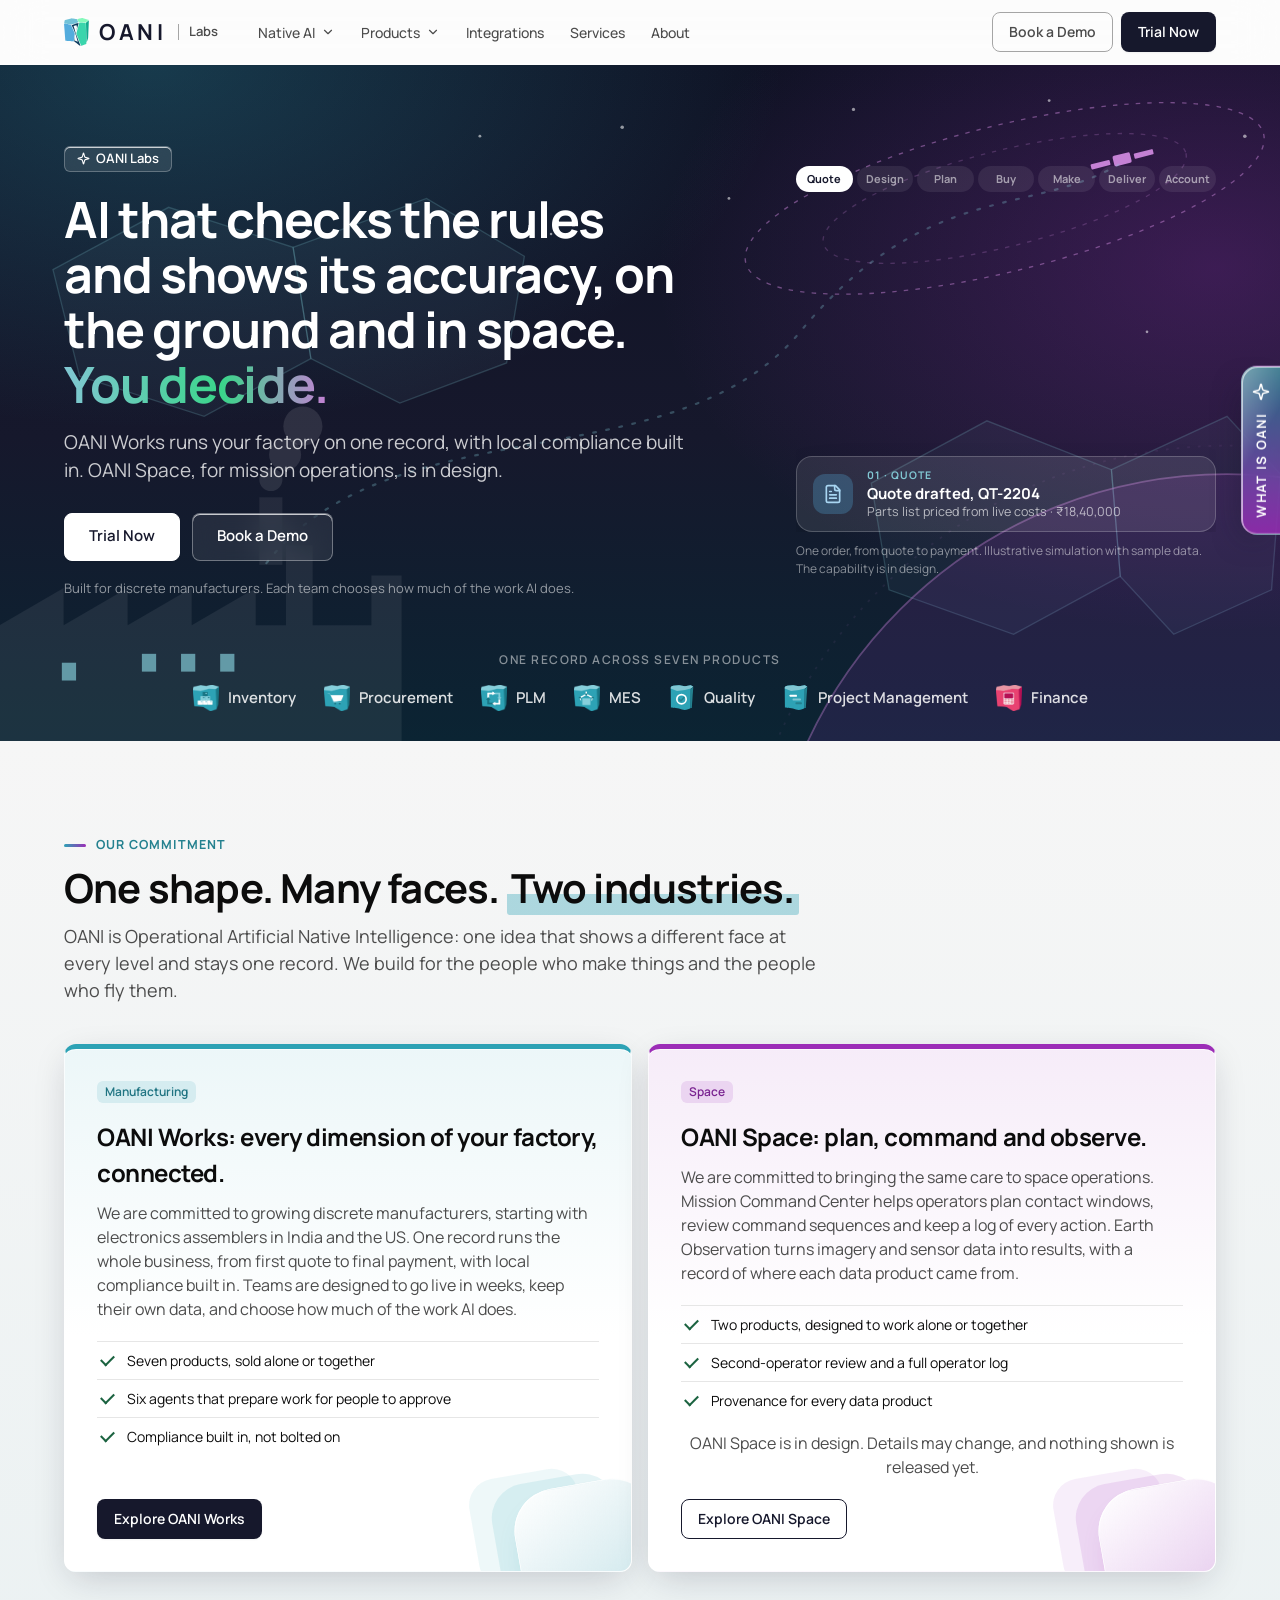
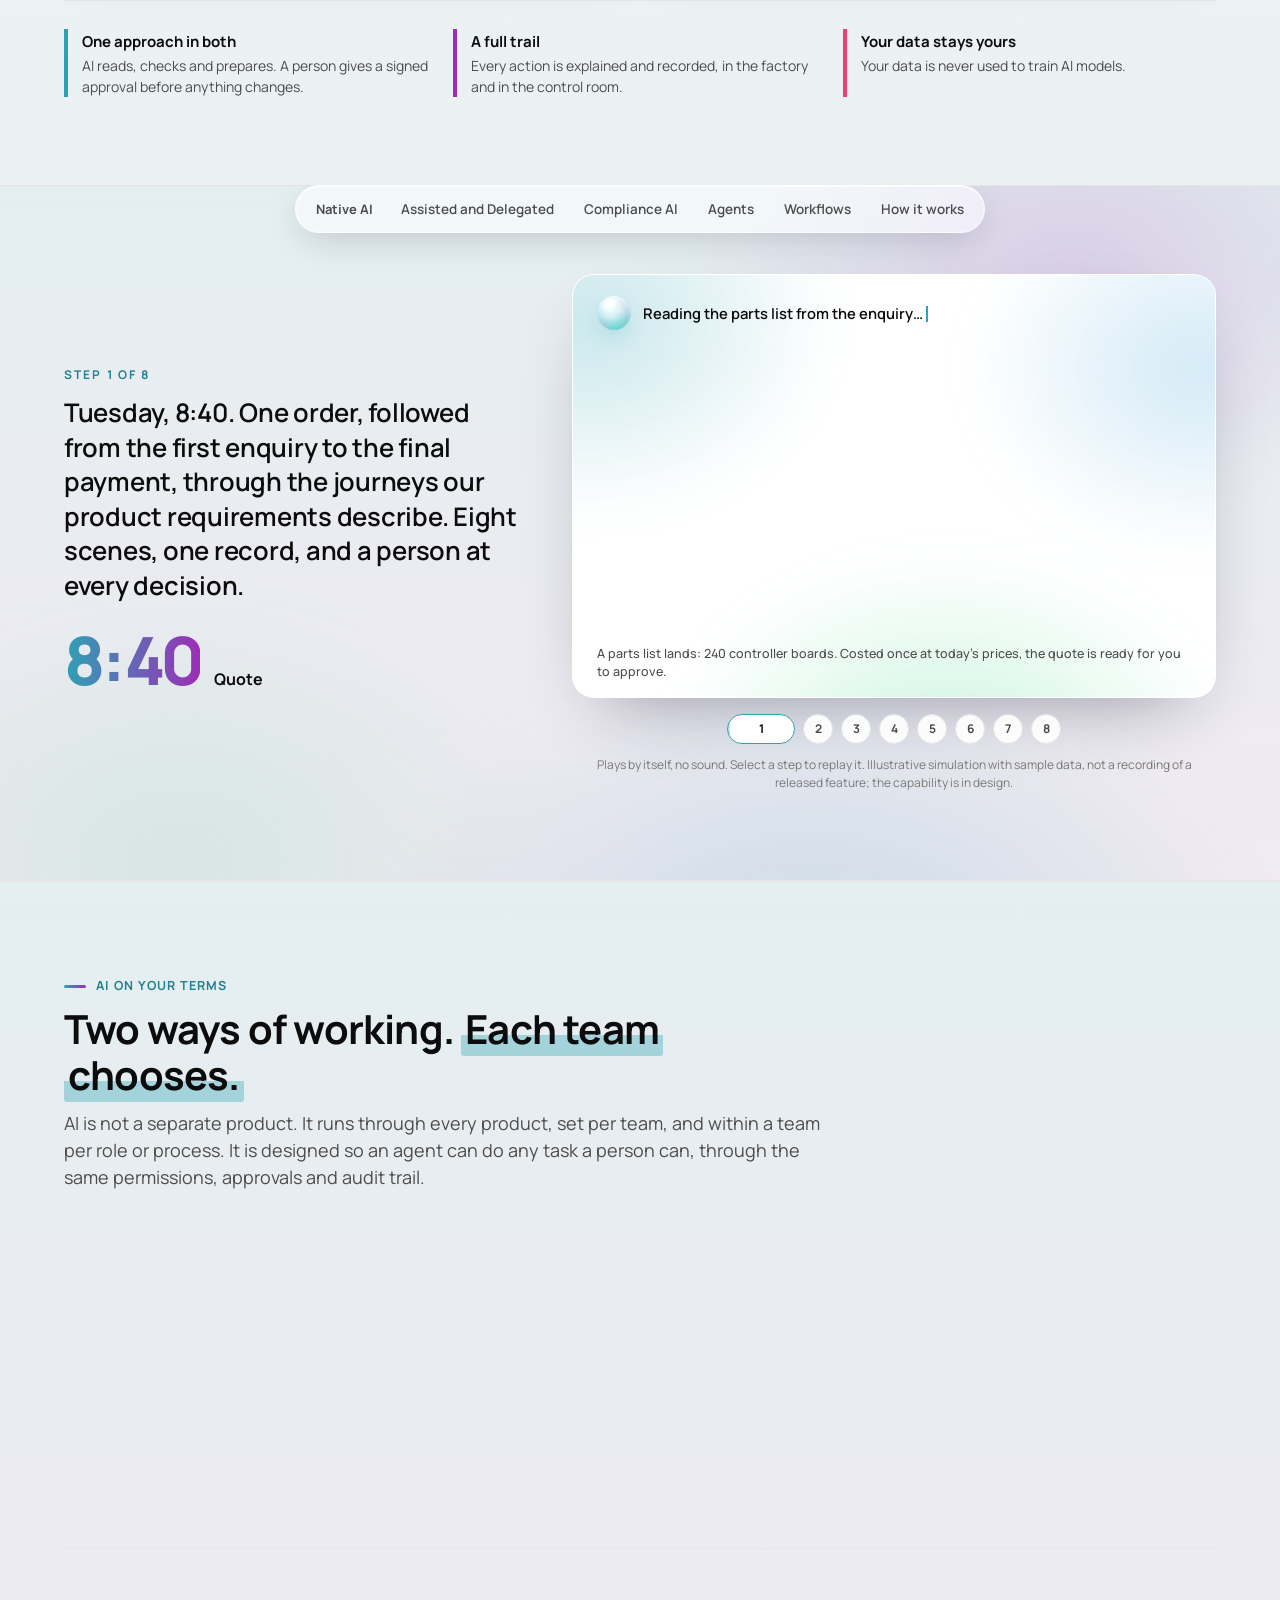
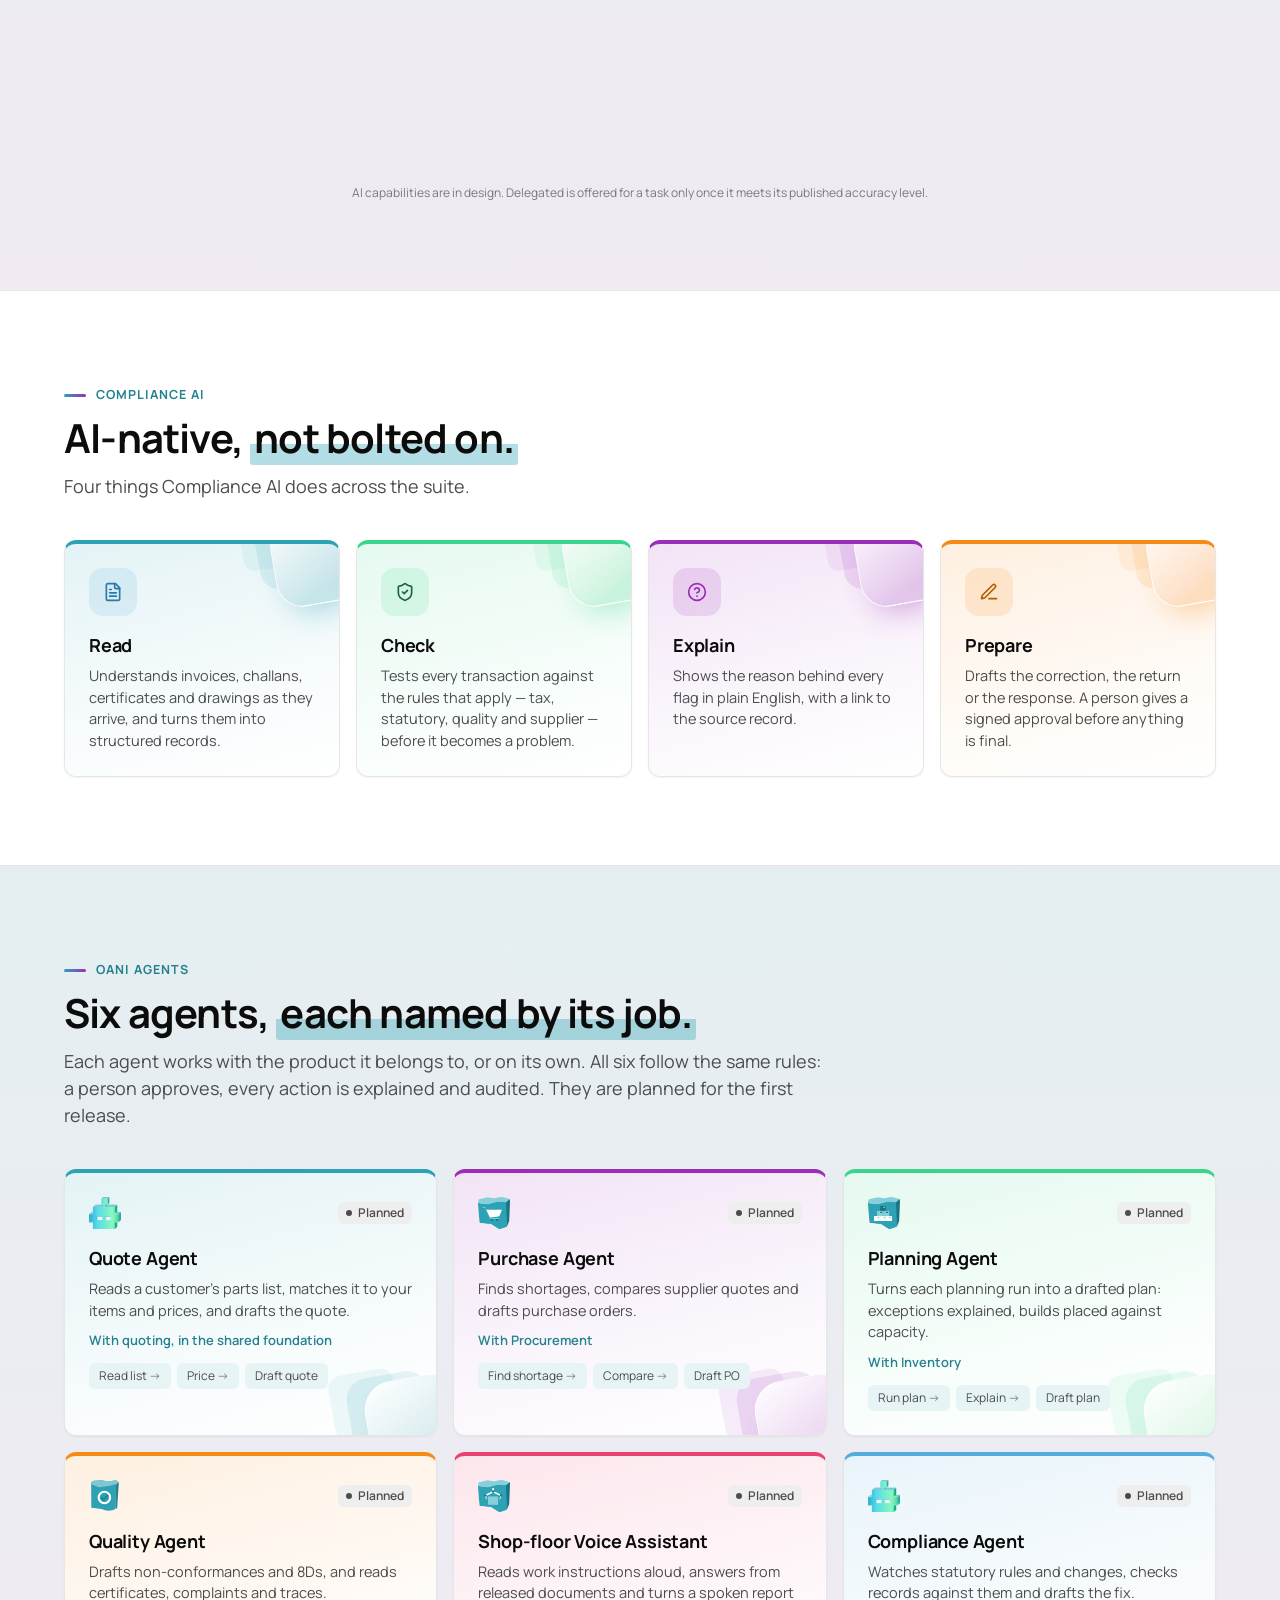
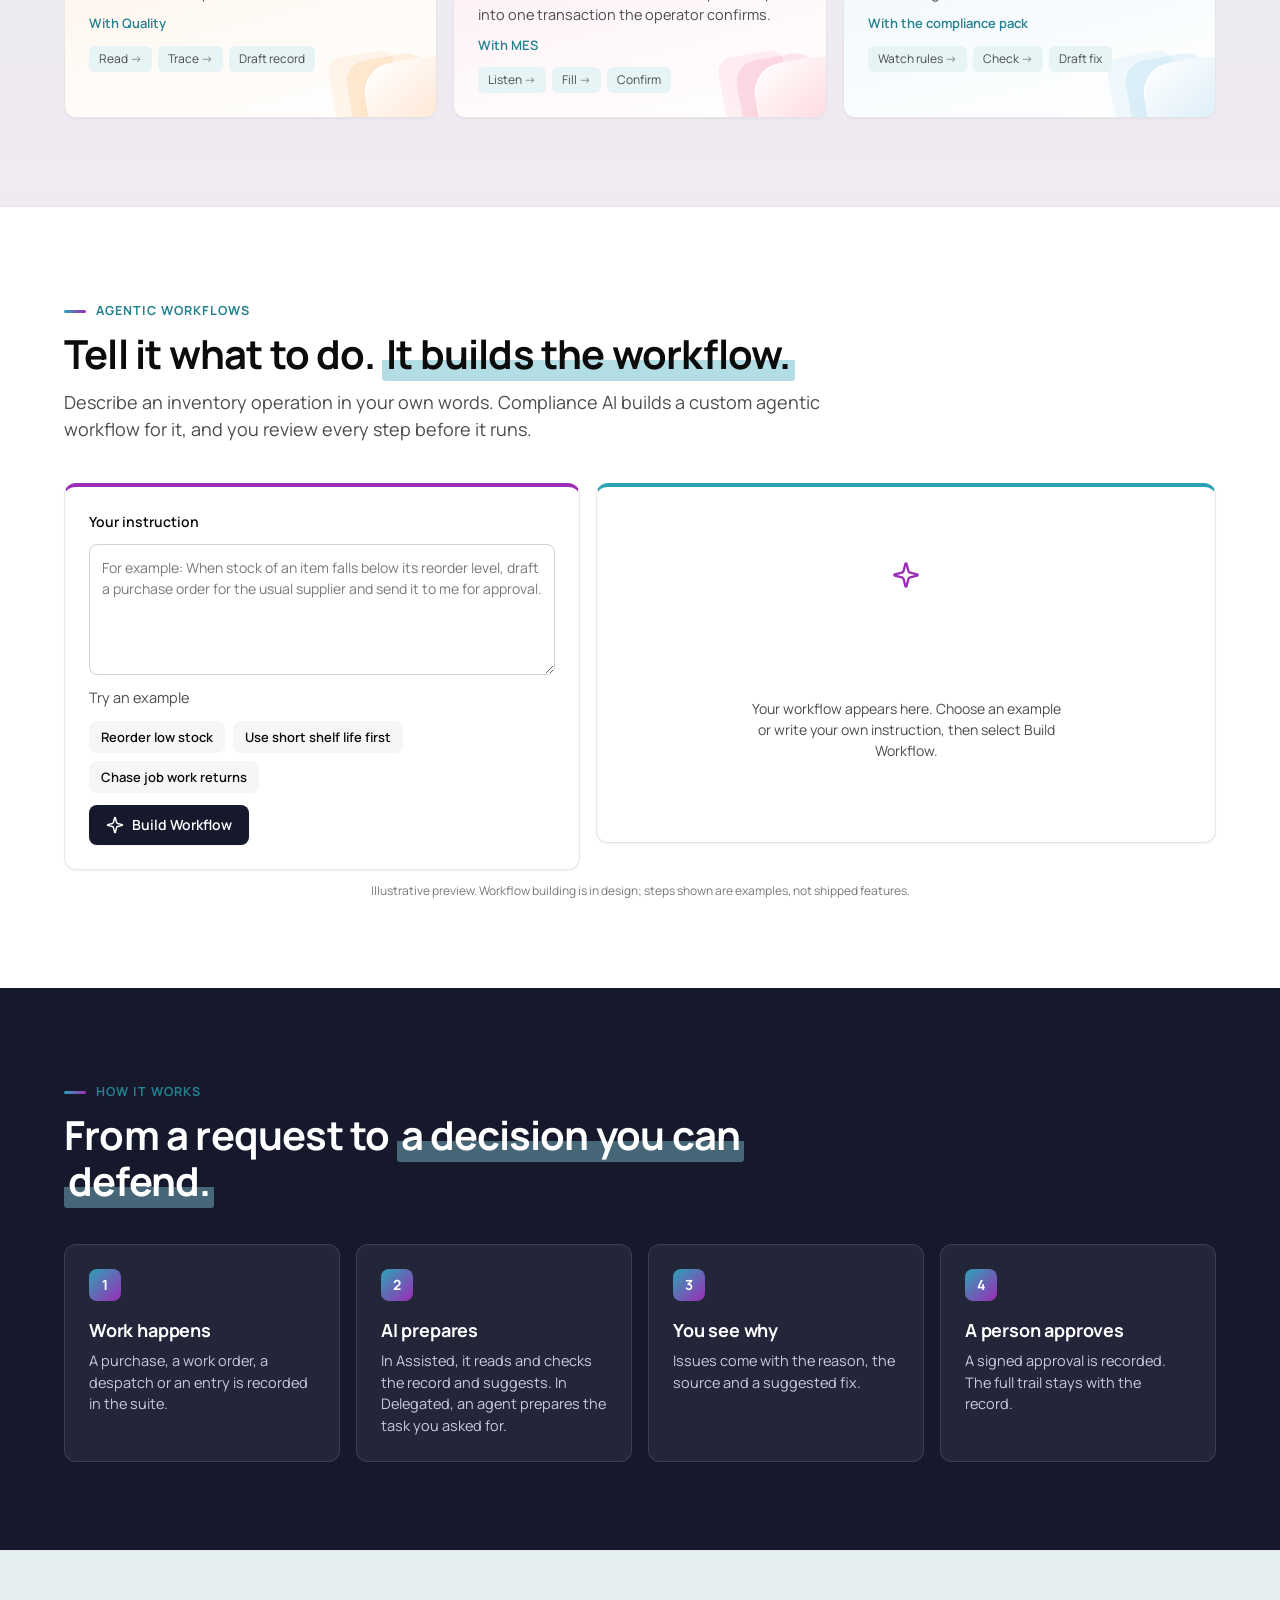
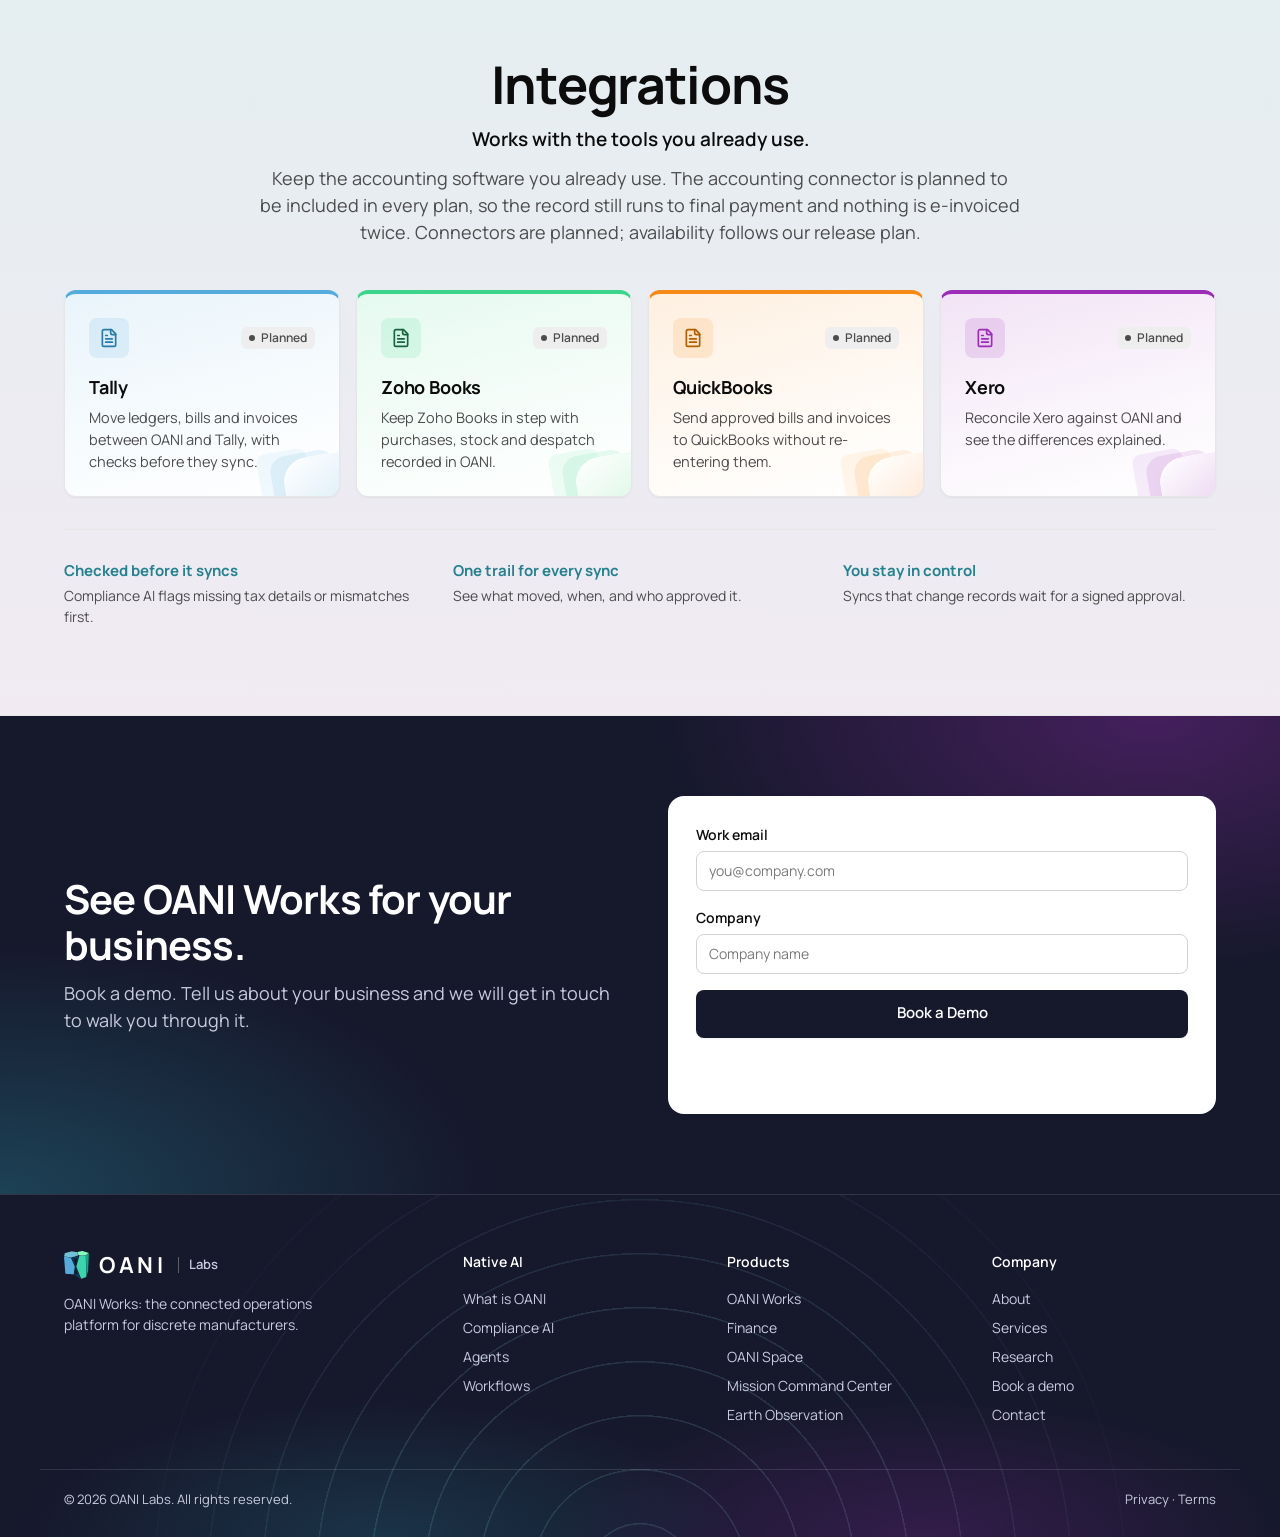
<file: index.html>
<!DOCTYPE html>
<html lang="en">
<head>
<meta charset="utf-8">
<meta name="viewport" content="width=device-width, initial-scale=1">
<title>OANI Labs - AI Teammates for Factories and Space</title>
<meta name="description" content="OANI Labs builds Operational Artificial Native Intelligence for factories and space. OANI Works is the connected operations platform for discrete manufacturers: Inventory, Procurement, PLM, MES, Quality, Project Management and Finance on one record, with six OANI Agents.">
<link rel="icon" href="assets/Scutoid_Favicon.ico">
<link rel="preconnect" href="https://fonts.googleapis.com">
<link rel="preconnect" href="https://fonts.gstatic.com" crossorigin>
<link href="https://fonts.googleapis.com/css2?family=Manrope:wght@400;500;600;700&display=swap" rel="stylesheet">
<link rel="stylesheet" href="styles.css">
</head>
<body class="home">

<!-- Icon sprite (Lucide-style outline, 24px grid, 2px stroke) -->
<svg width="0" height="0" style="position:absolute" aria-hidden="true">
  <symbol id="i-search" viewBox="0 0 24 24"><circle cx="11" cy="11" r="8"/><path d="m21 21-4.3-4.3"/></symbol>
  <symbol id="i-sparkles" viewBox="0 0 24 24"><path d="M9.937 15.5A2 2 0 0 0 8.5 14.063l-6.135-1.582a.5.5 0 0 1 0-.962L8.5 9.936A2 2 0 0 0 9.937 8.5l1.582-6.135a.5.5 0 0 1 .963 0L14.063 8.5A2 2 0 0 0 15.5 9.937l6.135 1.581a.5.5 0 0 1 0 .964L15.5 14.063a2 2 0 0 0-1.437 1.437l-1.582 6.135a.5.5 0 0 1-.963 0z"/></symbol>
  <symbol id="i-sun" viewBox="0 0 24 24"><circle cx="12" cy="12" r="4"/><path d="M12 2v2M12 20v2m-7.07-17.07 1.41 1.41m11.32 11.32 1.41 1.41M2 12h2m16 0h2M6.34 17.66l-1.41 1.41M19.07 4.93l-1.41 1.41"/></symbol>
  <symbol id="i-moon" viewBox="0 0 24 24"><path d="M12 3a6 6 0 0 0 9 9 9 9 0 1 1-9-9Z"/></symbol>
  <symbol id="i-bell" viewBox="0 0 24 24"><path d="M10.268 21a2 2 0 0 0 3.464 0"/><path d="M3.262 15.326A1 1 0 0 0 4 17h16a1 1 0 0 0 .74-1.673C19.41 13.956 18 12.499 18 8A6 6 0 0 0 6 8c0 4.499-1.411 5.956-2.738 7.326"/></symbol>
  <symbol id="i-x" viewBox="0 0 24 24"><path d="M18 6 6 18M6 6l12 12"/></symbol>
  <symbol id="i-expand" viewBox="0 0 24 24"><path d="M15 3h6v6M21 3l-7 7M3 21l7-7M9 21H3v-6"/></symbol>
  <symbol id="i-plus" viewBox="0 0 24 24"><path d="M5 12h14M12 5v14"/></symbol>
  <symbol id="i-download" viewBox="0 0 24 24"><path d="M12 15V3M21 15v4a2 2 0 0 1-2 2H5a2 2 0 0 1-2-2v-4M7 10l5 5 5-5"/></symbol>
  <symbol id="i-chev" viewBox="0 0 24 24"><path d="m6 9 6 6 6-6"/></symbol>
  <symbol id="i-check" viewBox="0 0 24 24"><path d="M20 6 9 17l-5-5"/></symbol>
  <symbol id="i-alert" viewBox="0 0 24 24"><path d="m21.73 18-8-14a2 2 0 0 0-3.48 0l-8 14A2 2 0 0 0 4 21h16a2 2 0 0 0 1.73-3M12 9v4M12 17h.01"/></symbol>
  <symbol id="i-file" viewBox="0 0 24 24"><path d="M15 2H6a2 2 0 0 0-2 2v16a2 2 0 0 0 2 2h12a2 2 0 0 0 2-2V7z"/><path d="M14 2v4a2 2 0 0 0 2 2h4M10 9H8M16 13H8M16 17H8"/></symbol>
  <symbol id="i-shield" viewBox="0 0 24 24"><path d="M20 13c0 5-3.5 7.5-7.66 8.95a1 1 0 0 1-.67-.01C7.5 20.5 4 18 4 13V6a1 1 0 0 1 1-1c2 0 4.5-1.2 6.24-2.72a1.17 1.17 0 0 1 1.52 0C14.51 3.81 17 5 19 5a1 1 0 0 1 1 1z"/><path d="m9 12 2 2 4-4"/></symbol>
  <symbol id="i-help" viewBox="0 0 24 24"><circle cx="12" cy="12" r="10"/><path d="M9.09 9a3 3 0 0 1 5.83 1c0 2-3 3-3 3M12 17h.01"/></symbol>
  <symbol id="i-pen" viewBox="0 0 24 24"><path d="M12 20h9"/><path d="M16.376 3.622a1 1 0 0 1 3.002 3.002L7.368 18.635a2 2 0 0 1-.855.506l-2.872.838a.5.5 0 0 1-.62-.62l.838-2.872a2 2 0 0 1 .506-.854z"/></symbol>
  <symbol id="i-up" viewBox="0 0 24 24"><path d="M7 7h10v10M7 17 17 7"/></symbol>
  <symbol id="i-down" viewBox="0 0 24 24"><path d="m7 7 10 10M17 7v10H7"/></symbol>
</svg>

<a class="skip" href="#main">Skip to content</a>

<header class="nav" id="nav">
  <div class="wrap nav-in">
    <a class="logo" href="index.html" aria-label="OANI Labs home">
      <img class="logo-mark" src="assets/Scutoid_Mark_Vector.svg" alt="" width="25" height="28">
      <span class="logo-word">OANI</span>
      <span class="logo-tag">Labs</span>
    </a>
    <nav class="menu" id="menu" aria-label="Primary">
      <div class="has-mega">
        <button class="menu-btn" aria-expanded="false">Native AI <svg class="i"><use href="#i-chev"/></svg></button>
        <div class="mega">
          <div class="wrap mega-in">
            <a class="mega-title" href="index.html#top"><b>Native AI</b><span>Compliance AI, agents and custom workflows built into every OANI product.</span></a>
            <a href="index.html#oani"><b>What is OANI</b><span>Four words, four promises.</span></a>
            <a href="index.html#commitment"><b>Manufacturing and Space</b><span>Our commitment to both.</span></a>
            <a href="index.html#modes"><b>Assisted and Delegated</b><span>You choose how much AI does.</span></a>
            <a href="index.html#capabilities"><b>Compliance AI</b><span>Read, check, explain and prepare.</span></a>
            <a href="index.html#agents"><b>Agents</b><span>One job each, with a full trail.</span></a>
            <a href="index.html#workflows"><b>Custom workflows</b><span>Describe it. AI builds it.</span></a>
            <a href="index.html#how"><b>How it works</b><span>From a transaction to a signed approval.</span></a>
          </div>
        </div>
      </div>
      <div class="has-mega">
        <button class="menu-btn" aria-expanded="false">Products <svg class="i"><use href="#i-chev"/></svg></button>
        <div class="mega">
          <div class="wrap mega-in mega-products">
            <div class="mega-group">
              <h6><a href="products.html?suite=works">OANI Works</a></h6>
              <a href="products.html?suite=works&p=inv"><b>Inventory</b><span>Stock, planning and despatch.</span></a>
              <a href="products.html?suite=works&p=pro"><b>Procurement</b><span>Buy the right parts on time.</span></a>
              <a href="products.html?suite=works&p=plm"><b>PLM</b><span>Design and change.</span></a>
              <a href="products.html?suite=works&p=mes"><b>MES</b><span>Run and trace production.</span></a>
              <a href="products.html?suite=works&p=qua"><b>Quality</b><span>Corrective action and audits.</span></a>
              <a href="products.html?suite=works&p=pm"><b>Project Management</b><span>Projects on plan and budget.</span></a>
              <a href="products.html?suite=works&p=fin"><b>Finance</b><span>Accounting and finance for makers.</span></a>
            </div>
            <div class="mega-group space">
              <h6><a href="products.html?suite=space">OANI Space</a></h6>
              <a href="products.html?suite=space&p=mcc"><b>Mission Command Center</b><span>Plan, command and monitor missions.</span></a>
              <a href="products.html?suite=space&p=eo"><b>Earth Observation</b><span>Turn imagery and data into decisions.</span></a>
            </div>
          </div>
        </div>
      </div>
      <a href="index.html#integrations">Integrations</a>
      <a href="about.html#services">Services</a>
      <a href="about.html">About</a>
    </nav>
    <div class="nav-cta">
      <a class="btn btn-t4" href="index.html#early-access">Book a Demo</a>
      <a class="btn btn-t1" href="login.html">Trial Now</a>
      <button class="burger" id="burger" aria-label="Open menu" aria-expanded="false"><span></span><span></span><span></span></button>
    </div>
  </div>
</header>
<main id="main">
<!-- HERO -->
<section class="hero hero-dark" id="top">
  <div class="hero-art" aria-hidden="true">
    <svg viewBox="0 0 1440 760" preserveAspectRatio="xMidYMid slice" focusable="false">
      <g class="ha-facets"><polygon points="60,230 190,160 330,205 350,330 230,395 90,350"/><polygon points="330,205 480,150 590,215 570,335 450,380 350,330"/><polygon points="980,470 1110,400 1250,455 1260,575 1140,640 1000,590"/><polygon points="1250,455 1380,395 1440,460 1430,590 1320,640 1260,575"/></g>
      <g class="ha-planet"><circle cx="1380" cy="980" r="520"/><circle cx="1380" cy="980" r="552" class="ring"/></g>
      <g class="ha-orbit"><ellipse cx="1130" cy="150" rx="300" ry="82" transform="rotate(-14 1130 150)"/><ellipse cx="1130" cy="150" rx="210" ry="54" transform="rotate(-14 1130 150)" class="in"/></g>
      <g class="ha-stars"><circle cx="700" cy="70" r="2"/><circle cx="820" cy="150" r="1.6"/><circle cx="1400" cy="80" r="2"/><circle cx="1290" cy="300" r="1.5"/><circle cx="960" cy="50" r="1.8"/><circle cx="620" cy="190" r="1.4"/><circle cx="1180" cy="40" r="1.6"/><circle cx="540" cy="80" r="1.6"/></g>
      <g class="ha-sat" transform="translate(1262 106) rotate(-14)"><rect x="-10" y="-6" width="20" height="12" rx="2"/><rect x="-36" y="-3" width="22" height="6" rx="1"/><rect x="14" y="-3" width="22" height="6" rx="1"/></g>
      <path class="ha-thread" d="M300 560 C 440 380, 760 470, 900 300 S 1160 170, 1258 112"/>
      <g class="ha-factory"><path d="M0 760V630l72-42v42l72-42v42l72-42v42l72-42v42h34V540h30v90h66v-56h34v186z"/><rect x="292" y="486" width="26" height="76"/><rect x="160" y="662" width="16" height="20" class="lit"/><rect x="204" y="662" width="16" height="20" class="lit l2"/><rect x="248" y="662" width="16" height="20" class="lit"/><rect x="70" y="672" width="16" height="20" class="lit l2"/><circle cx="305" cy="466" r="13" class="smoke"/><circle cx="321" cy="438" r="18" class="smoke s2"/><circle cx="341" cy="406" r="22" class="smoke s3"/></g>
    </svg>
  </div>
  <div class="wrap hero-grid">
    <div class="hero-copy">
      <span class="badge purple"><svg class="i"><use href="#i-sparkles"/></svg>OANI Labs</span>
      <h1>AI that checks the rules and shows its accuracy, on the ground and in space. <span class="grad nw">You decide.</span></h1>
      <p class="lead">OANI Works runs your factory on one record, with local compliance built in. OANI Space, for mission operations, is in design.</p>
      <div class="actions">
        <a class="btn btn-t1 lg" href="login.html">Trial Now</a>
        <a class="btn btn-t2 lg" href="#early-access">Book a Demo</a>
      </div>
      <p class="hero-note">Built for discrete manufacturers. Each team chooses how much of the work AI does.</p>
    </div>
    <div class="hero-cards" id="heroCards" aria-hidden="true">
      <div class="hc-rail"><span>Quote</span><span>Design</span><span>Plan</span><span>Buy</span><span>Make</span><span>Deliver</span><span>Account</span></div>
      <div class="hc-feed">
        <div class="hc"><span class="hc-ic blue"><svg class="i"><use href="#i-file"/></svg></span><div><em>01 · Quote</em><b>Quote drafted, QT-2204</b><small>Parts list priced from live costs · ₹18,40,000</small></div></div>
        <div class="hc"><span class="hc-ic purple"><svg class="i"><use href="#i-pen"/></svg></span><div><em>02 · Design</em><b>Revision C released</b><small>Impact on stock and open orders shown first</small></div></div>
        <div class="hc"><span class="hc-ic teal"><svg class="i"><use href="#i-sparkles"/></svg></span><div><em>03 · Plan</em><b>Plan drafted, 1 shortage</b><small>240 boards clear to build, except connector J7</small></div></div>
        <div class="hc"><span class="hc-ic green"><svg class="i"><use href="#i-plus"/></svg></span><div><em>04 · Buy</em><b>PO-7710 ready to send</b><small>Mehta Castings · ₹4,81,440.00 · for approval</small></div></div>
        <div class="hc"><span class="hc-ic teal"><svg class="i"><use href="#i-shield"/></svg></span><div><em>05 · Make</em><b>WO-2231 running on Line 2</b><small>Reel R-88 traced · 0 defects so far</small></div></div>
        <div class="hc"><span class="hc-ic blue"><svg class="i"><use href="#i-up"/></svg></span><div><em>06 · Deliver</em><b>Despatch DN-1190 ready</b><small>E-invoice and e-way bill prepared for approval</small></div></div>
        <div class="hc"><span class="hc-ic orange"><svg class="i"><use href="#i-alert"/></svg></span><div><em>07 · Account</em><b>Invoice INV-3081 ready to send</b><small>₹21,71,200.00 incl. GST · for approval</small></div></div>
      </div>
      <p class="hc-cap">One order, from quote to payment. Illustrative simulation with sample data. The capability is in design.</p>
    </div>
  </div>
  <div class="wrap hero-strip">
    <p>One record across seven products</p>
    <ul><li><img src="assets/1.Inventory.png" alt="" width="26" height="26"><span>Inventory</span></li><li><img src="assets/1.Procurement.png" alt="" width="26" height="26"><span>Procurement</span></li><li><img src="assets/1.PLM.png" alt="" width="26" height="26"><span>PLM</span></li><li><img src="assets/1.MES_Manufactoring.png" alt="" width="26" height="26"><span>MES</span></li><li><img src="assets/3.Quality.svg" alt="" width="26" height="26"><span>Quality</span></li><li><img src="assets/3.Project.svg" alt="" width="26" height="26"><span>Project Management</span></li><li><img src="assets/2.Books.png" alt="" width="26" height="26"><span>Finance</span></li></ul>
  </div>
</section>

<!-- STORY: our commitment, told as one thread from the factory to orbit -->
<section class="section" id="commitment">
  <div class="wrap story-in">
    <div class="head">
      <p class="label">Our commitment</p>
      <h2>One shape. Many faces. <mark class="hl">Two industries.</mark></h2>
      <p class="sub">OANI is Operational Artificial Native Intelligence: one idea that shows a different face at every level and stays one record. We build for the people who make things and the people who fly them.</p>
    </div>

    <div class="grid2 story-ends">
      <article class="card pad big glass">
        <span class="badge teal">Manufacturing</span>
        <h3>OANI Works: every dimension of your factory, connected.</h3>
        <p>We are committed to growing discrete manufacturers, starting with electronics assemblers in India and the US. One record runs the whole business, from first quote to final payment, with local compliance built in. Teams are designed to go live in weeks, keep their own data, and choose how much of the work AI does.</p>
        <ul class="ticks tight"><li>Seven products, sold alone or together</li><li>Six agents that prepare work for people to approve</li><li>Compliance built in, not bolted on</li></ul>
        <div class="actions"><a class="btn btn-t1" href="products.html?suite=works">Explore OANI Works</a></div>
      </article>
      <article class="card pad big glass">
        <span class="badge purple">Space</span>
        <h3>OANI Space: plan, command and observe.</h3>
        <p>We are committed to bringing the same care to space operations. Mission Command Center helps operators plan contact windows, review command sequences and keep a log of every action. Earth Observation turns imagery and sensor data into results, with a record of where each data product came from.</p>
        <ul class="ticks tight"><li>Two products, designed to work alone or together</li><li>Second-operator review and a full operator log</li><li>Provenance for every data product</li></ul>
        <p class="caption">OANI Space is in design. Details may change, and nothing shown is released yet.</p>
        <div class="actions"><a class="btn btn-t2" href="products.html?suite=space">Explore OANI Space</a></div>
      </article>
    </div>
    <div class="grid3 int-points story-vows">
      <div><b>One approach in both</b><p>AI reads, checks and prepares. A person gives a signed approval before anything changes.</p></div>
      <div><b>A full trail</b><p>Every action is explained and recorded, in the factory and in the control room.</p></div>
      <div><b>Your data stays yours</b><p>Your data is never used to train AI models.</p></div>
    </div>
  </div>
</section>

<div class="native-ai" id="native-ai">
<div class="subnav flush" id="aiNav">
  <div class="wrap subnav-in">
    <span class="subnav-suite">Native AI</span>
    <nav class="sn-products" id="aiTabs" aria-label="Sections">
      <button type="button" data-t="modes">Assisted and Delegated</button>
      <button type="button" data-t="capabilities">Compliance AI</button>
      <button type="button" data-t="agents">Agents</button>
      <button type="button" data-t="workflows">Workflows</button>
      <button type="button" data-t="how">How it works</button>
    </nav>
  </div>
</div>

<!-- SEE IT WORK -->
<section class="section alt story" id="story">
  <div class="wrap story-split">
    <div class="story-text">
      <p class="story-step" id="snStep" aria-hidden="true">Step 1 of 8</p>
      <p class="story-lead">Tuesday, 8:40. One order, followed from the first enquiry to the final payment, through the journeys our product requirements describe. Eight scenes, one record, and a person at every decision.</p>
      <div class="story-now" aria-live="polite"><b id="snTime">8:40</b><span id="snStage">Quote</span></div>
    </div>
    <div class="walk story-walk" id="video">
      <div class="walk-screen" id="vid">
        <div class="vid-stage" id="vidStage" role="img" aria-label="Animated example: one order followed from the first quote to the final payment in eight steps. An AI agent reads, checks and prepares each step, and a person approves it."></div>
        <ol class="walk-steps" id="vidChaps" aria-label="Jump to a scene"></ol>
      </div>
      <p class="caption">Plays by itself, no sound. Select a step to replay it. Illustrative simulation with sample data, not a recording of a released feature; the capability is in design.</p>
    </div>

  </div>
</section>

<!-- MODES -->
<section class="section alt" id="modes">
  <div class="wrap">
    <div class="head">
      <p class="label">AI on your terms</p>
      <h2>Two ways of working. <mark class="hl">Each team chooses.</mark></h2>
      <p class="sub">AI is not a separate product. It runs through every product, set per team, and within a team per role or process. It is designed so an agent can do any task a person can, through the same permissions, approvals and audit trail.</p>
    </div>
    <div class="grid2">
      <article class="card pad big"><span class="badge teal">Assisted</span><h3>Your team does the work. OANI helps.</h3><p>Forms, lists and reports, worked by people. A team setting turns AI help on or off. On adds suggestions, auto-fill, anomaly flags and document reading into drafts. Off sends no data to an AI model.</p></article>
      <article class="card pad big"><span class="badge purple">Delegated</span><h3>OANI prepares the work. Your team approves it.</h3><p>For each routine task that meets its published accuracy level, you state an intent by text or voice, such as “raise purchase orders for this week’s shortfalls”. An agent prepares the work, a person approves it, and the decision is recorded. Nothing is auto-approved.</p></article>
    </div>
    <div class="grid3 int-points">
      <div><b>A person stays accountable</b><p>Nothing is filed or posted to the accounts without human approval.</p></div>
      <div><b>Explained and audited</b><p>Every AI action shows its reason and source, and is kept in the audit trail.</p></div>
      <div><b>Accurate enough to trust</b><p>Accuracy is measured for each type of action. If it drops below its published level, the task falls back to Assisted with an alert.</p></div>
      <div><b>No training on your data</b><p>Your data is never used to train AI models.</p></div>
      <div><b>Included in the price</b><p>Core AI, including the agents’ routine work, is planned to be included in the per-user price. Only unusually heavy use is metered, with caps you set.</p></div>
      <div><b>You can start with one agent</b><p>Agents work alone or with the products, so a firm not yet using our products can begin with one.</p></div>
    </div>
    <p class="caption">AI capabilities are in design. Delegated is offered for a task only once it meets its published accuracy level.</p>
  </div>
</section>

<!-- CAPABILITIES -->
<section class="section" id="capabilities">
  <div class="wrap">
    <div class="head">
      <p class="label">Compliance AI</p>
      <h2>AI-native, <mark class="hl">not bolted on.</mark></h2>
      <p class="sub">Four things Compliance AI does across the suite.</p>
    </div>
    <div class="grid4">
      <article class="card pad"><div class="tile blue"><svg class="i"><use href="#i-file"/></svg></div><h3>Read</h3><p>Understands invoices, challans, certificates and drawings as they arrive, and turns them into structured records.</p></article>
      <article class="card pad"><div class="tile green"><svg class="i"><use href="#i-shield"/></svg></div><h3>Check</h3><p>Tests every transaction against the rules that apply — tax, statutory, quality and supplier — before it becomes a problem.</p></article>
      <article class="card pad"><div class="tile purple"><svg class="i"><use href="#i-help"/></svg></div><h3>Explain</h3><p>Shows the reason behind every flag in plain English, with a link to the source record.</p></article>
      <article class="card pad"><div class="tile orange"><svg class="i"><use href="#i-pen"/></svg></div><h3>Prepare</h3><p>Drafts the correction, the return or the response. A person gives a signed approval before anything is final.</p></article>
    </div>
  </div>
</section>

<!-- AGENTS -->
<section class="section alt" id="agents">
  <div class="wrap">
    <div class="head">
      <p class="label">OANI Agents</p>
      <h2>Six agents, <mark class="hl">each named by its job.</mark></h2>
      <p class="sub">Each agent works with the product it belongs to, or on its own. All six follow the same rules: a person approves, every action is explained and audited. They are planned for the first release.</p>
    </div>
    <div class="grid3">
      <article class="card pad agent"><div class="agent-top"><img src="assets/AI.png" alt="" width="32" height="32"><span class="badge neutral dot">Planned</span></div><h3>Quote Agent</h3><p>Reads a customer’s parts list, matches it to your items and prices, and drafts the quote.</p><p class="agent-where">With quoting, in the shared foundation</p><div class="steps-mini"><i>Read list</i><i>Price</i><i>Draft quote</i></div></article>
      <article class="card pad agent"><div class="agent-top"><img src="assets/1.Procurement.png" alt="" width="32" height="32"><span class="badge neutral dot">Planned</span></div><h3>Purchase Agent</h3><p>Finds shortages, compares supplier quotes and drafts purchase orders.</p><p class="agent-where">With Procurement</p><div class="steps-mini"><i>Find shortage</i><i>Compare</i><i>Draft PO</i></div></article>
      <article class="card pad agent"><div class="agent-top"><img src="assets/1.Inventory.png" alt="" width="32" height="32"><span class="badge neutral dot">Planned</span></div><h3>Planning Agent</h3><p>Turns each planning run into a drafted plan: exceptions explained, builds placed against capacity.</p><p class="agent-where">With Inventory</p><div class="steps-mini"><i>Run plan</i><i>Explain</i><i>Draft plan</i></div></article>
      <article class="card pad agent"><div class="agent-top"><img src="assets/3.Quality.svg" alt="" width="32" height="32"><span class="badge neutral dot">Planned</span></div><h3>Quality Agent</h3><p>Drafts non-conformances and 8Ds, and reads certificates, complaints and traces.</p><p class="agent-where">With Quality</p><div class="steps-mini"><i>Read</i><i>Trace</i><i>Draft record</i></div></article>
      <article class="card pad agent"><div class="agent-top"><img src="assets/1.MES_Manufactoring.png" alt="" width="32" height="32"><span class="badge neutral dot">Planned</span></div><h3>Shop-floor Voice Assistant</h3><p>Reads work instructions aloud, answers from released documents and turns a spoken report into one transaction the operator confirms.</p><p class="agent-where">With MES</p><div class="steps-mini"><i>Listen</i><i>Fill</i><i>Confirm</i></div></article>
      <article class="card pad agent"><div class="agent-top"><img src="assets/AI.png" alt="" width="32" height="32"><span class="badge neutral dot">Planned</span></div><h3>Compliance Agent</h3><p>Watches statutory rules and changes, checks records against them and drafts the fix.</p><p class="agent-where">With the compliance pack</p><div class="steps-mini"><i>Watch rules</i><i>Check</i><i>Draft fix</i></div></article>
    </div>
  </div>
</section>


<!-- WORKFLOW BUILDER -->
<section class="section" id="workflows">
  <div class="wrap">
    <div class="head">
      <p class="label">Agentic workflows</p>
      <h2>Tell it what to do. <mark class="hl">It builds the workflow.</mark></h2>
      <p class="sub">Describe an inventory operation in your own words. Compliance AI builds a custom agentic workflow for it, and you review every step before it runs.</p>
    </div>
    <div class="wf">
      <div class="card pad wf-in">
        <label class="fld" for="wfText">Your instruction</label>
        <textarea id="wfText" rows="5" placeholder="For example: When stock of an item falls below its reorder level, draft a purchase order for the usual supplier and send it to me for approval."></textarea>
        <p class="wf-hint">Try an example</p>
        <div class="wf-chips" id="wfChips">
          <button type="button" class="chip-btn" data-i="0">Reorder low stock</button>
          <button type="button" class="chip-btn" data-i="1">Use short shelf life first</button>
          <button type="button" class="chip-btn" data-i="2">Chase job work returns</button>
        </div>
        <button class="btn t1" type="button" id="wfBuild"><svg class="i"><use href="#i-sparkles"/></svg>Build Workflow</button>
      </div>
      <div class="card pad wf-out" id="wfOut" aria-live="polite">
        <div class="wf-empty"><svg class="i"><use href="#i-sparkles"/></svg><p>Your workflow appears here. Choose an example or write your own instruction, then select Build Workflow.</p></div>
      </div>
    </div>
    <p class="caption">Illustrative preview. Workflow building is in design; steps shown are examples, not shipped features.</p>
  </div>
</section>


<!-- HOW -->
<section class="section navy" id="how">
  <div class="wrap">
    <div class="head">
      <p class="label">How it works</p>
      <h2>From a request to <mark class="hl">a decision you can defend.</mark></h2>
    </div>
    <ol class="steps">
      <li><b>1</b><h3>Work happens</h3><p>A purchase, a work order, a despatch or an entry is recorded in the suite.</p></li>
      <li><b>2</b><h3>AI prepares</h3><p>In Assisted, it reads and checks the record and suggests. In Delegated, an agent prepares the task you asked for.</p></li>
      <li><b>3</b><h3>You see why</h3><p>Issues come with the reason, the source and a suggested fix.</p></li>
      <li><b>4</b><h3>A person approves</h3><p>A signed approval is recorded. The full trail stays with the record.</p></li>
    </ol>
  </div>
</section>
</div>

<!-- INTEGRATIONS -->
<section class="section alt" id="integrations">
  <div class="wrap">
    <div class="head head-title">
      <h2>Integrations</h2>
      <p class="tagline">Works with the tools you already use.</p>
      <p class="sub">Keep the accounting software you already use. The accounting connector is planned to be included in every plan, so the record still runs to final payment and nothing is e-invoiced twice. Connectors are planned; availability follows our release plan.</p>
    </div>
    <div class="grid4">
      <article class="card pad int"><div class="int-top"><div class="tile blue"><svg class="i"><use href="#i-file"/></svg></div><span class="badge neutral dot">Planned</span></div><h3>Tally</h3><p>Move ledgers, bills and invoices between OANI and Tally, with checks before they sync.</p></article>
      <article class="card pad int"><div class="int-top"><div class="tile green"><svg class="i"><use href="#i-file"/></svg></div><span class="badge neutral dot">Planned</span></div><h3>Zoho Books</h3><p>Keep Zoho Books in step with purchases, stock and despatch recorded in OANI.</p></article>
      <article class="card pad int"><div class="int-top"><div class="tile orange"><svg class="i"><use href="#i-file"/></svg></div><span class="badge neutral dot">Planned</span></div><h3>QuickBooks</h3><p>Send approved bills and invoices to QuickBooks without re-entering them.</p></article>
      <article class="card pad int"><div class="int-top"><div class="tile purple"><svg class="i"><use href="#i-file"/></svg></div><span class="badge neutral dot">Planned</span></div><h3>Xero</h3><p>Reconcile Xero against OANI and see the differences explained.</p></article>
    </div>
    <div class="grid3 int-points">
      <div><b>Checked before it syncs</b><p>Compliance AI flags missing tax details or mismatches first.</p></div>
      <div><b>One trail for every sync</b><p>See what moved, when, and who approved it.</p></div>
      <div><b>You stay in control</b><p>Syncs that change records wait for a signed approval.</p></div>
    </div>
  </div>
</section>

<!-- CTA -->
<section class="cta" id="early-access">
  <div class="wrap cta-in">
    <div>
      <h2>See OANI Works for your business.</h2>
      <p>Book a demo. Tell us about your business and we will get in touch to walk you through it.</p>
    </div>
    <form class="form" id="form" novalidate>
      <label>Work email<input type="email" name="email" placeholder="you@company.com" required></label>
      <label>Company<input type="text" name="company" placeholder="Company name" required></label>
      <button class="btn t1 lg" type="submit">Book a Demo</button>
      <p class="form-msg" id="formMsg" role="status"></p>
    </form>
  </div>
</section>


</main>
<footer class="footer" id="contact">
  <div class="wrap foot-grid">
    <div>
      <a class="logo" href="index.html" aria-label="OANI Labs home"><img class="logo-mark" src="assets/Scutoid_Mark_Vector.svg" alt="" width="25" height="28"><span class="logo-word">OANI</span><span class="logo-tag">Labs</span></a>
      <p class="foot-note">OANI Works: the connected operations platform for discrete manufacturers.</p>
    </div>
    <div><h5>Native AI</h5><a href="index.html#oani">What is OANI</a><a href="index.html#capabilities">Compliance AI</a><a href="index.html#agents">Agents</a><a href="index.html#workflows">Workflows</a></div>
    <div><h5>Products</h5><a href="products.html?suite=works">OANI Works</a><a href="products.html?suite=works&p=fin">Finance</a><a href="products.html?suite=space">OANI Space</a><a href="products.html?suite=space&p=mcc">Mission Command Center</a><a href="products.html?suite=space&p=eo">Earth Observation</a></div>
    <div><h5>Company</h5><a href="about.html">About</a><a href="about.html#services">Services</a><a href="about.html#research">Research</a><a href="index.html#early-access">Book a demo</a><a href="mailto:hello@scutoid.ai">Contact</a></div>
  </div>
  <div class="wrap foot-base"><span>© 2026 OANI Labs. All rights reserved.</span><span>Privacy · Terms</span></div>
</footer>
<!-- WHAT IS OANI: a drawer pulled out from the right edge (tab, click or drag) -->
<button type="button" class="o-handle" id="oHandle" aria-controls="oani" aria-expanded="false">
  <svg class="i"><use href="#i-sparkles"/></svg><span>What is OANI</span>
</button>
<div class="o-scrim" id="oScrim" hidden></div>
<aside class="o-drawer" id="oani" role="dialog" aria-modal="true" aria-labelledby="oaniTitle" aria-hidden="true" inert>
  <div class="o-dhead" id="oHead">
    <div>
      <p class="label">What is OANI</p>
      <h2 id="oaniTitle">Operational Artificial <mark class="hl">Native Intelligence.</mark></h2>
    </div>
    <button type="button" class="o-close" id="oClose" aria-label="Close"><svg class="i"><use href="#i-x"/></svg></button>
  </div>
  <div class="o-dbody">
    <p class="o-dsub">One idea behind every OANI product, in the factory and in the control room. Four words, four promises. Choose a tab or slide through.</p>
    <div class="oslider" id="oSlider">
      <div class="o-view">
        <div class="o-track" id="oTrack">

          <!-- 0 · What it is -->
          <article class="o-slide" role="tabpanel" id="op-0" aria-labelledby="ot-0" style="--ot:var(--brand)">
            <div class="o-main">
              <p class="o-kick"><b>OANI</b>What it is</p>
              <h3>Intelligence that is as specific as the work, and as accountable as the person who signs it off.</h3>
              <p class="o-lead">OANI stands for Operational Artificial Native Intelligence. It is how we build AI for places where a wrong answer is expensive: the factory floor and the mission control room. Not a general-purpose assistant. Intelligence with a job, a boundary and a person who decides.</p>
              <div class="o-letters" role="group" aria-label="The four words. Select one to read it.">
                <button type="button" data-go="1" style="--ot:var(--blue)"><b>O</b><span>Operational</span></button>
                <button type="button" data-go="2" style="--ot:var(--purple)"><b>A</b><span>Artificial</span></button>
                <button type="button" data-go="3" style="--ot:var(--green)"><b>N</b><span>Native</span></button>
                <button type="button" data-go="4" style="--ot:var(--orange)"><b>I</b><span>Intelligence</span></button>
              </div>
            </div>
            <div class="o-faces">
              <div class="o-face works">
                <div class="o-face-top"><span class="badge teal">Manufacturing</span></div>
                <b>OANI Works</b>
                <p>Seven products on one record, from first quote to final payment, with local compliance built in.</p>
              </div>
              <div class="o-face space">
                <div class="o-face-top"><span class="badge purple">Space</span><span class="badge neutral dot">In design</span></div>
                <b>OANI Space</b>
                <p>Mission Command Center and Earth Observation, designed to follow the same rules.</p>
              </div>
            </div>
          </article>

          <!-- 1 · Operational -->
          <article class="o-slide" role="tabpanel" id="op-1" aria-labelledby="ot-1" style="--ot:var(--blue)" inert>
            <div class="o-main">
              <p class="o-kick"><b>O</b>Operational</p>
              <h3>Built for the work, not the demo.</h3>
              <p class="o-lead">OANI lives where the work happens: in orders, work orders, receipts, contact windows and command sequences. It is judged by the task it finishes, not by how well it chats.</p>
              <ul class="ticks tight">
                <li>Starts from a real task: a quote to price, a shortage to cover, a pass to plan.</li>
                <li>Measured for each type of action, with the accuracy level published.</li>
                <li>Local rules built in: India and the US first. A new country is a country pack, not a fork.</li>
              </ul>
            </div>
            <div class="o-faces">
              <div class="o-face works">
                <div class="o-face-top"><span class="badge teal">Manufacturing</span></div>
                <b>A quote becomes a payment, on one record.</b>
                <p>Quote, design, plan, buy, make, deliver and account, with seven products that work alone or together.</p>
              </div>
              <div class="o-face space">
                <div class="o-face-top"><span class="badge purple">Space</span><span class="badge neutral dot">In design</span></div>
                <b>A pass becomes a decision.</b>
                <p>Plan contact windows, review command sequences and keep a log of every action. Earth Observation turns imagery and sensor data into results.</p>
              </div>
            </div>
          </article>

          <!-- 2 · Artificial -->
          <article class="o-slide" role="tabpanel" id="op-2" aria-labelledby="ot-2" style="--ot:var(--purple)" inert>
            <div class="o-main">
              <p class="o-kick"><b>A</b>Artificial</p>
              <h3>Honest about being a machine.</h3>
              <p class="o-lead">Every AI action is labelled as AI, shows its reason and its source, and is kept in the audit trail. A team can switch AI help off. Off sends no data to an AI model.</p>
              <ul class="ticks tight">
                <li>A reason and a source on every finding.</li>
                <li>If accuracy drops below its published level, the task falls back to Assisted with an alert.</li>
                <li>Your data is never used to train AI models.</li>
              </ul>
            </div>
            <div class="o-faces">
              <div class="o-face works">
                <div class="o-face-top"><span class="badge teal">Manufacturing</span><span class="badge neutral dot">Planned</span></div>
                <b>Six agents, each named by its job.</b>
                <p>Quote, Purchase, Planning, Quality, Shop-floor Voice Assistant and Compliance. Each reads, checks and prepares. A person approves.</p>
              </div>
              <div class="o-face space">
                <div class="o-face-top"><span class="badge purple">Space</span><span class="badge neutral dot">In design</span></div>
                <b>Findings explained, not just flagged.</b>
                <p>Compliance AI is planned to check command sequences against mission rules and explain what it finds. Operators stay in control.</p>
              </div>
            </div>
          </article>

          <!-- 3 · Native -->
          <article class="o-slide" role="tabpanel" id="op-3" aria-labelledby="ot-3" style="--ot:var(--green)" inert>
            <div class="o-main">
              <p class="o-kick"><b>N</b>Native</p>
              <h3>Inside the work, not bolted on.</h3>
              <p class="o-lead">OANI is not a chat window beside your system. It is designed to work through the same record, permissions, approvals and audit trail as your people, so an agent can do any task a person can, through the same controls.</p>
              <ul class="ticks tight">
                <li>One record: nothing is typed twice, and one trail follows the work.</li>
                <li>Start anywhere: begin with one product or one agent and add the rest later, with no data move.</li>
                <li>Same permissions as a person, with every approval recorded.</li>
              </ul>
            </div>
            <div class="o-faces">
              <div class="o-face works">
                <div class="o-face-top"><span class="badge teal">Manufacturing</span></div>
                <b>One data model under seven products.</b>
                <p>Inventory, Procurement, PLM, MES, Quality, Project Management and Finance share one record, so the AI reads the same facts your people do.</p>
              </div>
              <div class="o-face space">
                <div class="o-face-top"><span class="badge purple">Space</span><span class="badge neutral dot">In design</span></div>
                <b>Two products, one trail.</b>
                <p>Mission Command Center and Earth Observation are designed to work alone or together, with provenance for every data product.</p>
              </div>
            </div>
          </article>

          <!-- 4 · Intelligence -->
          <article class="o-slide" role="tabpanel" id="op-4" aria-labelledby="ot-4" style="--ot:var(--orange)" inert>
            <div class="o-main">
              <p class="o-kick"><b>I</b>Intelligence</p>
              <h3>Reads, checks, explains, prepares. A person decides.</h3>
              <p class="o-lead">That is the whole of what OANI does. It reads what arrives, checks it against the rules, explains what it found and prepares the next step. Then it stops. A person gives a signed approval before anything changes.</p>
              <ul class="ticks tight">
                <li>Assisted or Delegated: each team chooses how much of the work AI does.</li>
                <li>Nothing is auto-approved.</li>
                <li>Every decision is recorded: who approved it, and when.</li>
              </ul>
            </div>
            <div class="o-faces">
              <div class="o-face works">
                <div class="o-face-top"><span class="badge teal">Manufacturing</span><span class="badge neutral dot">Planned</span></div>
                <b>A purchase order, drafted and approved.</b>
                <p>The Purchase Agent compares supplier quotes and drafts the order. A buyer approves it, and the approval is recorded.</p>
              </div>
              <div class="o-face space">
                <div class="o-face-top"><span class="badge purple">Space</span><span class="badge neutral dot">In design</span></div>
                <b>A command sequence, checked and reviewed.</b>
                <p>The sequence is checked and explained, then a second operator reviews it. Every action goes into the operator log.</p>
              </div>
            </div>
          </article>

          <!-- 5 · Across the suite -->
          <article class="o-slide" role="tabpanel" id="op-5" aria-labelledby="ot-5" style="--ot:var(--navy)" inert>
            <div class="o-main">
              <p class="o-kick"><b><svg class="i"><use href="#i-sparkles"/></svg></b>Across the suite</p>
              <h3>One doctrine. Nine products. Two industries.</h3>
              <p class="o-lead">Every OANI product is built to the same four tests, whether it runs a factory or a control room.</p>
              <ol class="o-tests">
                <li style="--t:var(--blue)"><b>O</b><span>Operational<em>Does it finish a real task?</em></span></li>
                <li style="--t:var(--purple)"><b>A</b><span>Artificial<em>Does it show that it is AI, with a reason and a source?</em></span></li>
                <li style="--t:var(--green)"><b>N</b><span>Native<em>Does it work through the same record, permissions and trail as a person?</em></span></li>
                <li style="--t:var(--orange)"><b>I</b><span>Intelligence<em>Does a person decide?</em></span></li>
              </ol>
            </div>
            <div class="o-faces">
              <div class="o-face works">
                <div class="o-face-top"><span class="badge teal">Manufacturing</span></div>
                <b>OANI Works</b>
                <p>Seven products on one record, sold alone or together.</p>
                <div class="o-chips">
                  <a href="products.html?suite=works&amp;p=inv">Inventory</a><a href="products.html?suite=works&amp;p=pro">Procurement</a><a href="products.html?suite=works&amp;p=plm">PLM</a><a href="products.html?suite=works&amp;p=mes">MES</a><a href="products.html?suite=works&amp;p=qua">Quality</a><a href="products.html?suite=works&amp;p=pm">Project Management</a><a href="products.html?suite=works&amp;p=fin">Finance</a>
                </div>
              </div>
              <div class="o-face space">
                <div class="o-face-top"><span class="badge purple">Space</span><span class="badge neutral dot">In design</span></div>
                <b>OANI Space</b>
                <p>Two products for mission operations and Earth observation, designed to work alone or together.</p>
                <div class="o-chips">
                  <a href="products.html?suite=space&amp;p=mcc">Mission Command Center</a><a href="products.html?suite=space&amp;p=eo">Earth Observation</a>
                </div>
              </div>
            </div>
          </article>

        </div>
      </div>

      <div class="o-ctl">
        <button type="button" class="o-nav o-prev" aria-label="Previous"><svg class="i"><use href="#i-chev"/></svg></button>
        <span class="o-count" aria-live="polite">1 / 6</span>
        <div class="o-bar" aria-hidden="true"><i></i></div>
        <button type="button" class="o-nav o-next" aria-label="Next"><svg class="i"><use href="#i-chev"/></svg></button>
      </div>
      <p class="caption">OANI Space is in design. Agents, Delegated mode and the other AI capabilities described here are planned. Details may change, and nothing shown is released yet.</p>
      <div class="o-tabs" role="tablist" aria-label="What OANI means">
        <span class="o-ind" aria-hidden="true"></span>
        <button type="button" role="tab" id="ot-0" aria-controls="op-0" aria-selected="true" tabindex="0" style="--ot:var(--brand)"><i><svg class="i"><use href="#i-help"/></svg></i>What it is</button>
        <button type="button" role="tab" id="ot-1" aria-controls="op-1" aria-selected="false" tabindex="-1" style="--ot:var(--blue)"><i>O</i>Operational</button>
        <button type="button" role="tab" id="ot-2" aria-controls="op-2" aria-selected="false" tabindex="-1" style="--ot:var(--purple)"><i>A</i>Artificial</button>
        <button type="button" role="tab" id="ot-3" aria-controls="op-3" aria-selected="false" tabindex="-1" style="--ot:var(--green)"><i>N</i>Native</button>
        <button type="button" role="tab" id="ot-4" aria-controls="op-4" aria-selected="false" tabindex="-1" style="--ot:var(--orange)"><i>I</i>Intelligence</button>
        <button type="button" role="tab" id="ot-5" aria-controls="op-5" aria-selected="false" tabindex="-1" style="--ot:var(--navy)"><i><svg class="i"><use href="#i-sparkles"/></svg></i>Across the suite</button>
      </div>
    </div>
    
  </div>
</aside>
<script src="site.js"></script>
<script src="home.js"></script>
</body>
</html>
</file>
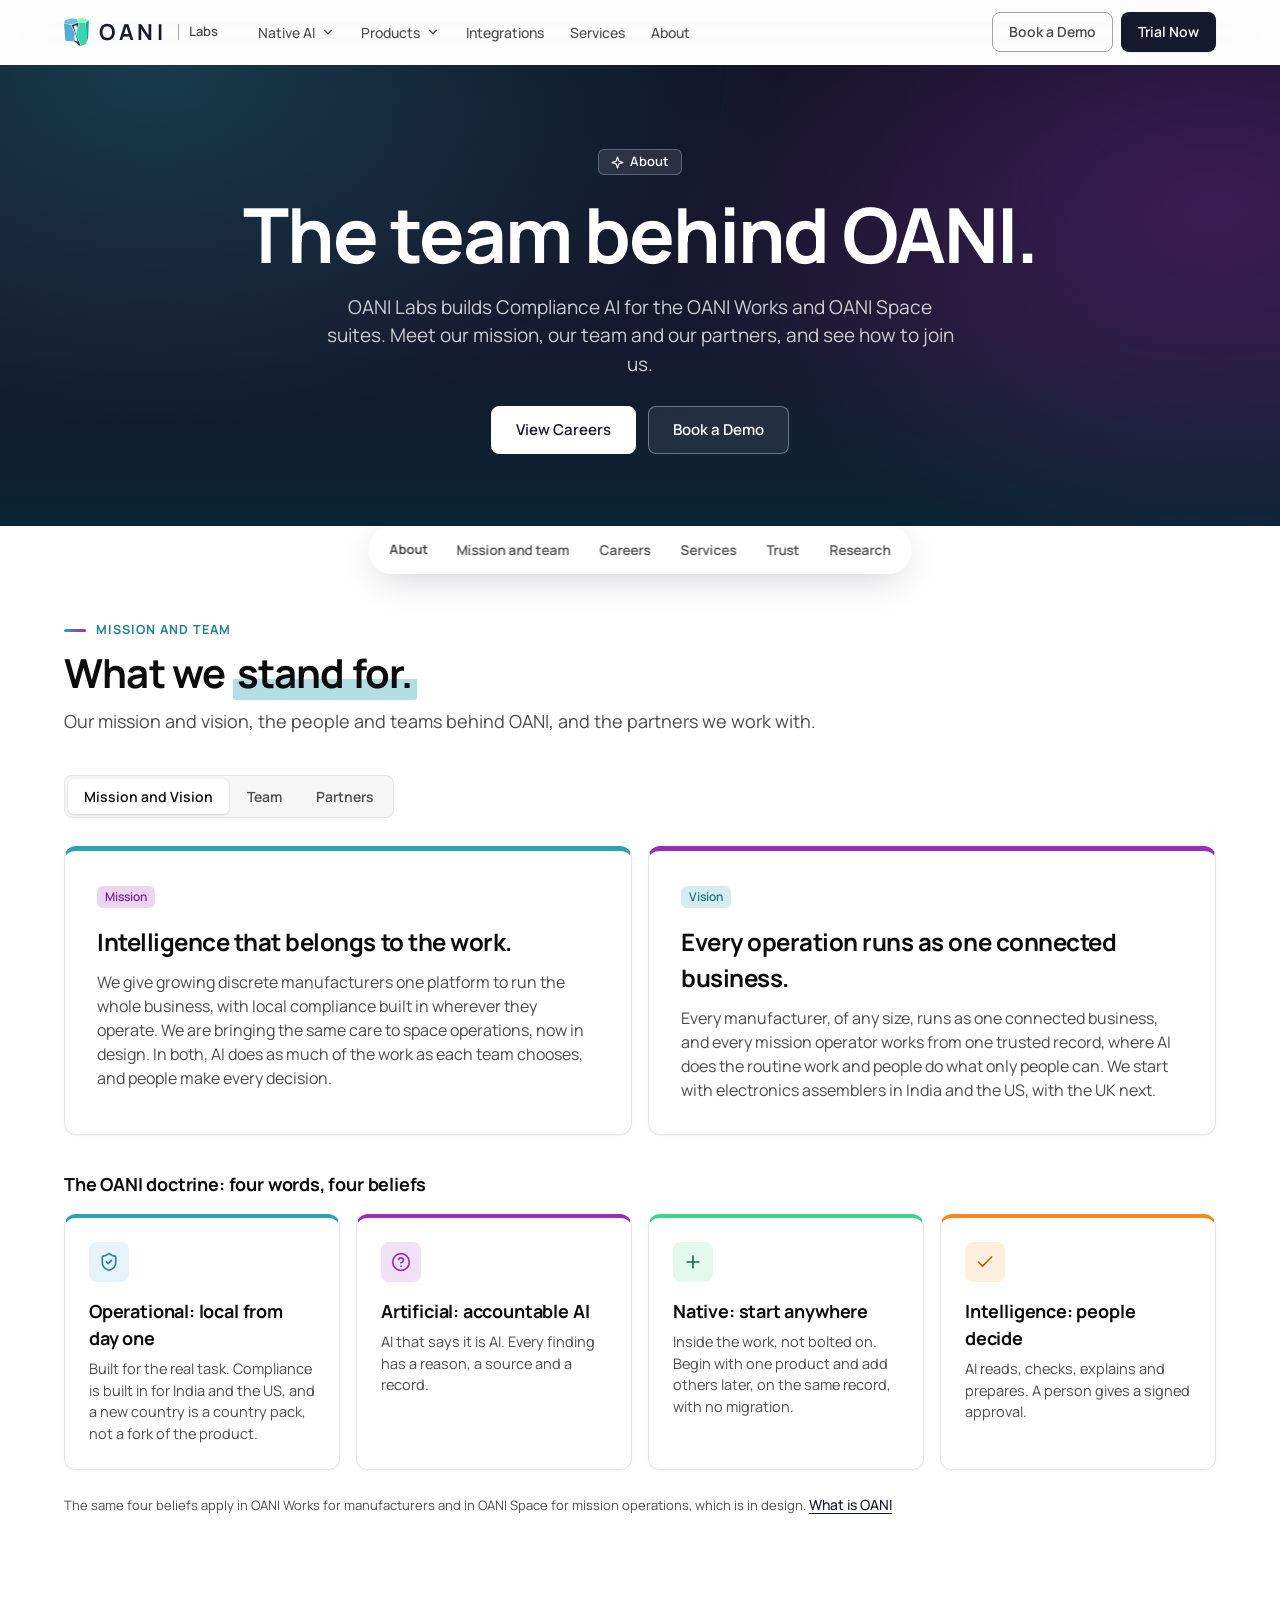
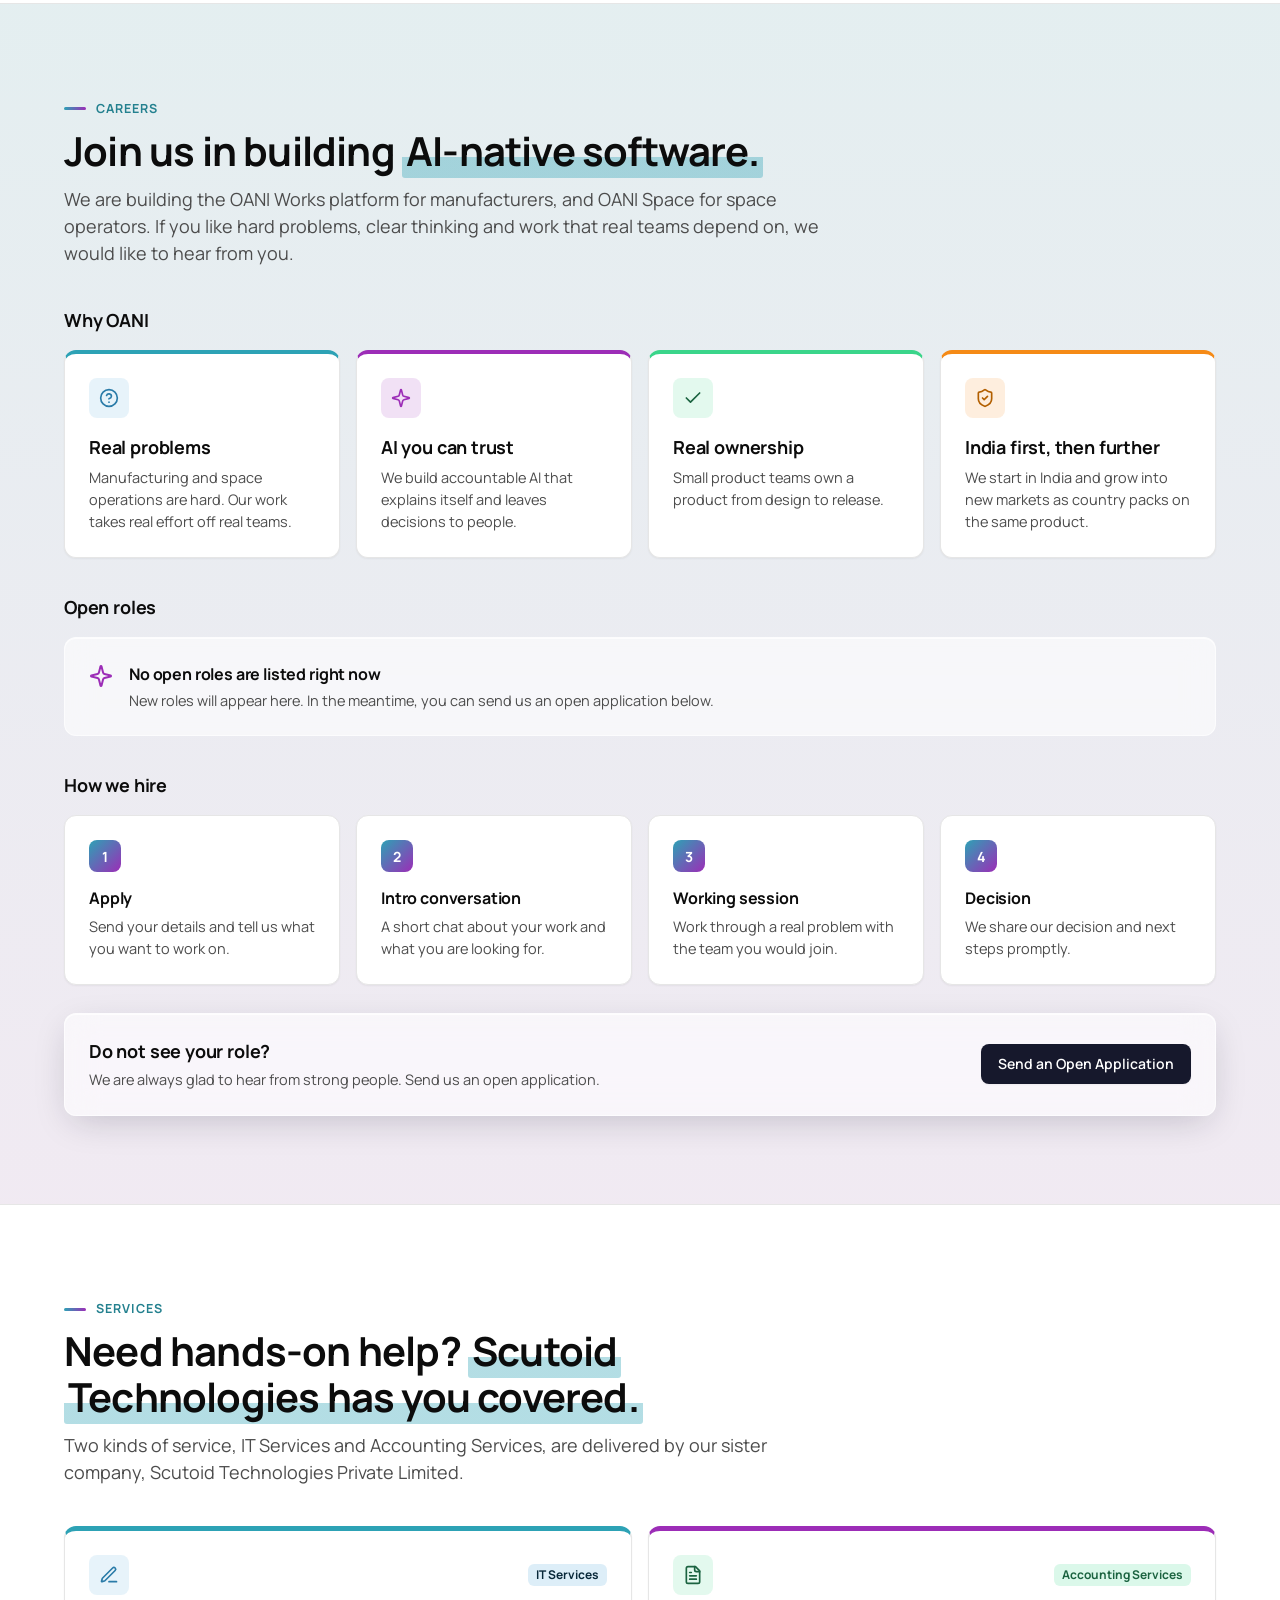
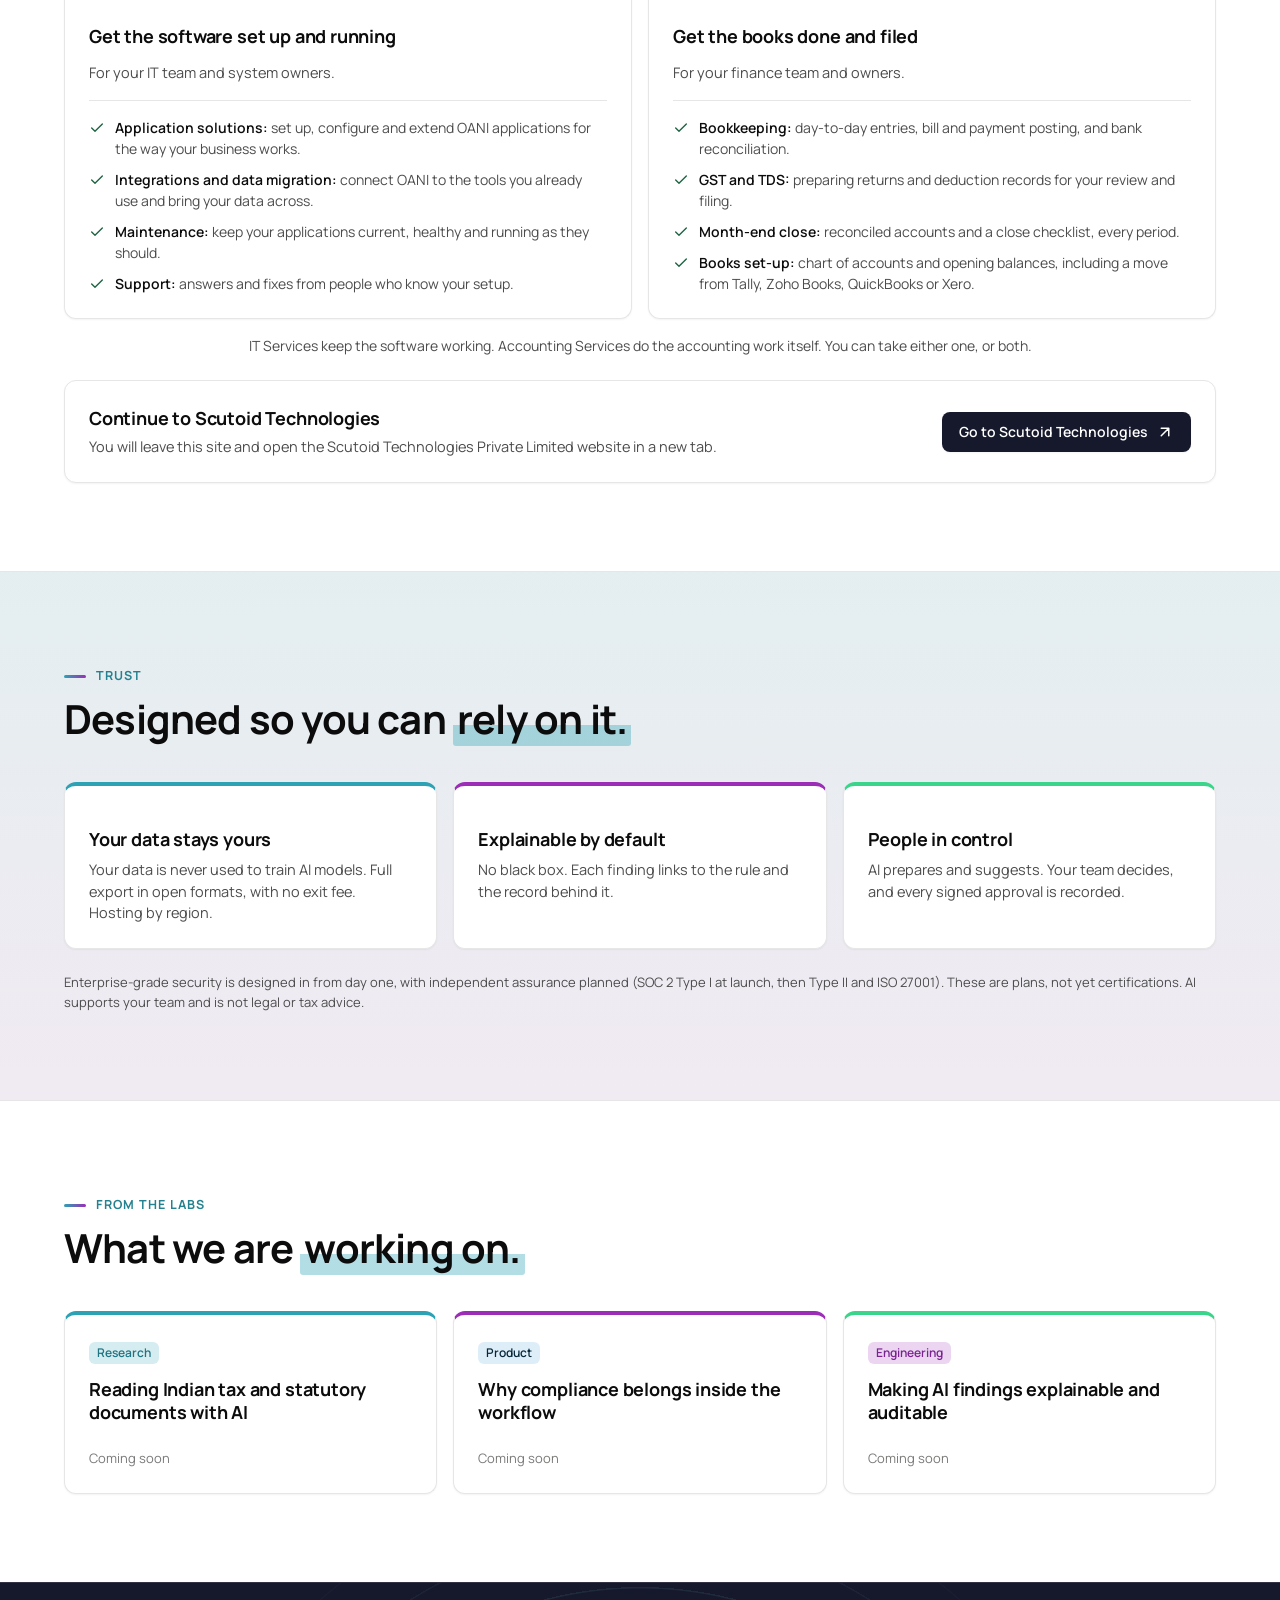
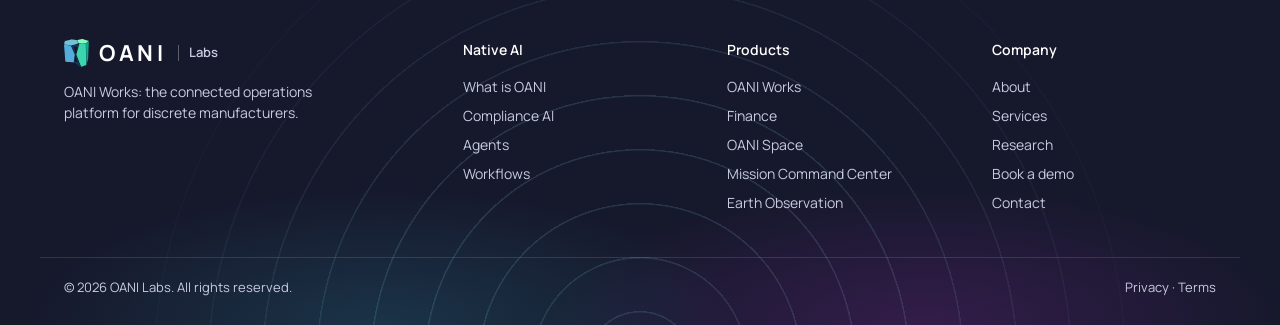
<file: about.html>
<!DOCTYPE html>
<html lang="en">
<head>
<meta charset="utf-8">
<meta name="viewport" content="width=device-width, initial-scale=1">
<title>About OANI Labs</title>
<meta name="description" content="OANI Labs builds Operational Artificial Native Intelligence for factories and space. OANI Works is the connected operations platform for discrete manufacturers: Inventory, Procurement, PLM, MES, Quality, Project Management and Finance on one record, with six OANI Agents.">
<link rel="icon" href="assets/Scutoid_Favicon.ico">
<link rel="preconnect" href="https://fonts.googleapis.com">
<link rel="preconnect" href="https://fonts.gstatic.com" crossorigin>
<link href="https://fonts.googleapis.com/css2?family=Manrope:wght@400;500;600;700&display=swap" rel="stylesheet">
<link rel="stylesheet" href="styles.css">
</head>
<body class="home inner">

<!-- Icon sprite (Lucide-style outline, 24px grid, 2px stroke) -->
<svg width="0" height="0" style="position:absolute" aria-hidden="true">
  <symbol id="i-search" viewBox="0 0 24 24"><circle cx="11" cy="11" r="8"/><path d="m21 21-4.3-4.3"/></symbol>
  <symbol id="i-sparkles" viewBox="0 0 24 24"><path d="M9.937 15.5A2 2 0 0 0 8.5 14.063l-6.135-1.582a.5.5 0 0 1 0-.962L8.5 9.936A2 2 0 0 0 9.937 8.5l1.582-6.135a.5.5 0 0 1 .963 0L14.063 8.5A2 2 0 0 0 15.5 9.937l6.135 1.581a.5.5 0 0 1 0 .964L15.5 14.063a2 2 0 0 0-1.437 1.437l-1.582 6.135a.5.5 0 0 1-.963 0z"/></symbol>
  <symbol id="i-sun" viewBox="0 0 24 24"><circle cx="12" cy="12" r="4"/><path d="M12 2v2M12 20v2m-7.07-17.07 1.41 1.41m11.32 11.32 1.41 1.41M2 12h2m16 0h2M6.34 17.66l-1.41 1.41M19.07 4.93l-1.41 1.41"/></symbol>
  <symbol id="i-moon" viewBox="0 0 24 24"><path d="M12 3a6 6 0 0 0 9 9 9 9 0 1 1-9-9Z"/></symbol>
  <symbol id="i-bell" viewBox="0 0 24 24"><path d="M10.268 21a2 2 0 0 0 3.464 0"/><path d="M3.262 15.326A1 1 0 0 0 4 17h16a1 1 0 0 0 .74-1.673C19.41 13.956 18 12.499 18 8A6 6 0 0 0 6 8c0 4.499-1.411 5.956-2.738 7.326"/></symbol>
  <symbol id="i-x" viewBox="0 0 24 24"><path d="M18 6 6 18M6 6l12 12"/></symbol>
  <symbol id="i-expand" viewBox="0 0 24 24"><path d="M15 3h6v6M21 3l-7 7M3 21l7-7M9 21H3v-6"/></symbol>
  <symbol id="i-plus" viewBox="0 0 24 24"><path d="M5 12h14M12 5v14"/></symbol>
  <symbol id="i-download" viewBox="0 0 24 24"><path d="M12 15V3M21 15v4a2 2 0 0 1-2 2H5a2 2 0 0 1-2-2v-4M7 10l5 5 5-5"/></symbol>
  <symbol id="i-chev" viewBox="0 0 24 24"><path d="m6 9 6 6 6-6"/></symbol>
  <symbol id="i-check" viewBox="0 0 24 24"><path d="M20 6 9 17l-5-5"/></symbol>
  <symbol id="i-alert" viewBox="0 0 24 24"><path d="m21.73 18-8-14a2 2 0 0 0-3.48 0l-8 14A2 2 0 0 0 4 21h16a2 2 0 0 0 1.73-3M12 9v4M12 17h.01"/></symbol>
  <symbol id="i-file" viewBox="0 0 24 24"><path d="M15 2H6a2 2 0 0 0-2 2v16a2 2 0 0 0 2 2h12a2 2 0 0 0 2-2V7z"/><path d="M14 2v4a2 2 0 0 0 2 2h4M10 9H8M16 13H8M16 17H8"/></symbol>
  <symbol id="i-shield" viewBox="0 0 24 24"><path d="M20 13c0 5-3.5 7.5-7.66 8.95a1 1 0 0 1-.67-.01C7.5 20.5 4 18 4 13V6a1 1 0 0 1 1-1c2 0 4.5-1.2 6.24-2.72a1.17 1.17 0 0 1 1.52 0C14.51 3.81 17 5 19 5a1 1 0 0 1 1 1z"/><path d="m9 12 2 2 4-4"/></symbol>
  <symbol id="i-help" viewBox="0 0 24 24"><circle cx="12" cy="12" r="10"/><path d="M9.09 9a3 3 0 0 1 5.83 1c0 2-3 3-3 3M12 17h.01"/></symbol>
  <symbol id="i-pen" viewBox="0 0 24 24"><path d="M12 20h9"/><path d="M16.376 3.622a1 1 0 0 1 3.002 3.002L7.368 18.635a2 2 0 0 1-.855.506l-2.872.838a.5.5 0 0 1-.62-.62l.838-2.872a2 2 0 0 1 .506-.854z"/></symbol>
  <symbol id="i-up" viewBox="0 0 24 24"><path d="M7 7h10v10M7 17 17 7"/></symbol>
  <symbol id="i-down" viewBox="0 0 24 24"><path d="m7 7 10 10M17 7v10H7"/></symbol>
</svg>

<a class="skip" href="#main">Skip to content</a>

<header class="nav" id="nav">
  <div class="wrap nav-in">
    <a class="logo" href="index.html" aria-label="OANI Labs home">
      <img class="logo-mark" src="assets/Scutoid_Mark_Vector.svg" alt="" width="25" height="28">
      <span class="logo-word">OANI</span>
      <span class="logo-tag">Labs</span>
    </a>
    <nav class="menu" id="menu" aria-label="Primary">
      <div class="has-mega">
        <button class="menu-btn" aria-expanded="false">Native AI <svg class="i"><use href="#i-chev"/></svg></button>
        <div class="mega">
          <div class="wrap mega-in">
            <a class="mega-title" href="index.html#top"><b>Native AI</b><span>Compliance AI, agents and custom workflows built into every OANI product.</span></a>
            <a href="index.html#oani"><b>What is OANI</b><span>Four words, four promises.</span></a>
            <a href="index.html#capabilities"><b>Compliance AI</b><span>Read, check, explain and prepare.</span></a>
            <a href="index.html#agents"><b>Agents</b><span>One job each, with a full trail.</span></a>
            <a href="index.html#workflows"><b>Custom workflows</b><span>Describe it. AI builds it.</span></a>
            <a href="index.html#how"><b>How it works</b><span>From a transaction to a signed approval.</span></a>
          </div>
        </div>
      </div>
      <div class="has-mega">
        <button class="menu-btn" aria-expanded="false">Products <svg class="i"><use href="#i-chev"/></svg></button>
        <div class="mega">
          <div class="wrap mega-in mega-products">
            <div class="mega-group">
              <h6><a href="products.html?suite=works">OANI Works</a></h6>
              <a href="products.html?suite=works&p=inv"><b>Inventory</b><span>Stock, planning and despatch.</span></a>
              <a href="products.html?suite=works&p=pro"><b>Procurement</b><span>Buy the right parts on time.</span></a>
              <a href="products.html?suite=works&p=plm"><b>PLM</b><span>Design and change.</span></a>
              <a href="products.html?suite=works&p=mes"><b>MES</b><span>Run and trace production.</span></a>
              <a href="products.html?suite=works&p=qua"><b>Quality</b><span>Corrective action and audits.</span></a>
              <a href="products.html?suite=works&p=pm"><b>Project Management</b><span>Projects on plan and budget.</span></a>
              <a href="products.html?suite=works&p=fin"><b>Finance</b><span>Accounting and finance for makers.</span></a>
            </div>
            <div class="mega-group space">
              <h6><a href="products.html?suite=space">OANI Space</a></h6>
              <a href="products.html?suite=space&p=mcc"><b>Mission Command Center</b><span>Plan, command and monitor missions.</span></a>
              <a href="products.html?suite=space&p=eo"><b>Earth Observation</b><span>Turn imagery and data into decisions.</span></a>
            </div>
          </div>
        </div>
      </div>
      <a href="index.html#integrations">Integrations</a>
      <a href="about.html#services">Services</a>
      <a href="about.html">About</a>
    </nav>
    <div class="nav-cta">
      <a class="btn btn-t4" href="index.html#early-access">Book a Demo</a>
      <a class="btn btn-t1" href="login.html">Trial Now</a>
      <button class="burger" id="burger" aria-label="Open menu" aria-expanded="false"><span></span><span></span><span></span></button>
    </div>
  </div>
</header>
<main id="main">
<!-- ABOUT HERO -->
<section class="phero hero-dark" id="about-top">
  <div class="wrap phero-in">
    <span class="badge purple"><svg class="i"><use href="#i-sparkles"/></svg>About</span>
    <h1>The team behind OANI.</h1>
    <p class="lead">OANI Labs builds Compliance AI for the OANI Works and OANI Space suites. Meet our mission, our team and our partners, and see how to join us.</p>
    <div class="actions">
      <a class="btn btn-t1 lg" href="#careers">View Careers</a>
      <a class="btn btn-t2 lg" href="index.html#early-access">Book a Demo</a>
    </div>
  </div>
</section>

<div id="about-wrap">
<div class="subnav flush" id="abNav">
  <div class="wrap subnav-in">
    <span class="subnav-suite">About</span>
    <nav class="sn-products" id="abTabs" aria-label="Sections">
      <button type="button" data-t="about">Mission and team</button>
      <button type="button" data-t="careers">Careers</button>
      <button type="button" data-t="services">Services</button>
      <button type="button" data-t="trust">Trust</button>
      <button type="button" data-t="research">Research</button>
    </nav>
  </div>
</div>

<!-- ABOUT -->
<section class="section" id="about">
  <div class="wrap">
    <div class="head">
      <p class="label">Mission and team</p>
      <h2>What we <mark class="hl">stand for.</mark></h2>
      <p class="sub">Our mission and vision, the people and teams behind OANI, and the partners we work with.</p>
    </div>
    <div class="seg about-tabs" role="tablist" aria-label="About">
      <button role="tab" aria-selected="true" data-about-btn="mission">Mission and Vision</button>
      <button role="tab" aria-selected="false" data-about-btn="team">Team</button>
      <button role="tab" aria-selected="false" data-about-btn="partners">Partners</button>
    </div>

    <div class="about-pane" id="about-mission">
      <div class="grid2">
        <article class="card pad big"><span class="badge purple">Mission</span><h3>Intelligence that belongs to the work.</h3><p>We give growing discrete manufacturers one platform to run the whole business, with local compliance built in wherever they operate. We are bringing the same care to space operations, now in design. In both, AI does as much of the work as each team chooses, and people make every decision.</p></article>
        <article class="card pad big"><span class="badge teal">Vision</span><h3>Every operation runs as one connected business.</h3><p>Every manufacturer, of any size, runs as one connected business, and every mission operator works from one trusted record, where AI does the routine work and people do what only people can. We start with electronics assemblers in India and the US, with the UK next.</p></article>
      </div>
      <h3 class="sub-h">The OANI doctrine: four words, four beliefs</h3>
      <div class="grid4">
        <article class="card pad"><div class="tile blue"><svg class="i"><use href="#i-shield"/></svg></div><h3>Operational: local from day one</h3><p>Built for the real task. Compliance is built in for India and the US, and a new country is a country pack, not a fork of the product.</p></article>
        <article class="card pad"><div class="tile purple"><svg class="i"><use href="#i-help"/></svg></div><h3>Artificial: accountable AI</h3><p>AI that says it is AI. Every finding has a reason, a source and a record.</p></article>
        <article class="card pad"><div class="tile green"><svg class="i"><use href="#i-plus"/></svg></div><h3>Native: start anywhere</h3><p>Inside the work, not bolted on. Begin with one product and add others later, on the same record, with no migration.</p></article>
        <article class="card pad"><div class="tile orange"><svg class="i"><use href="#i-check"/></svg></div><h3>Intelligence: people decide</h3><p>AI reads, checks, explains and prepares. A person gives a signed approval.</p></article>
      </div>
      <p class="note">The same four beliefs apply in OANI Works for manufacturers and in OANI Space for mission operations, which is in design. <a class="inline" href="index.html#oani">What is OANI</a></p>
    </div>

    <div class="about-pane" id="about-team" hidden>
      <div class="card pad lead-card">
        <div class="avatar">V</div>
        <div><h3>Vijay</h3><p class="role">Owner and chief product owner</p><p>Sets the direction for every product in OANI Works and signs off each product requirement.</p></div>
      </div>
      <h3 class="sub-h">How we are organised</h3>
      <div class="grid4">
        <article class="card pad"><h3>Product teams</h3><p>Teams for the seven products: Inventory, Procurement, PLM, MES, Quality, Project Management and Finance. Each owns its product from design to release.</p></article>
        <article class="card pad"><h3>Platform team</h3><p>Builds the shared foundation: quoting, the audit trail, approvals, documents, country packs and data isolation.</p></article>
        <article class="card pad"><h3>AI Labs</h3><p>Builds the six OANI Agents and the Assisted and Delegated AI that runs across the suite.</p></article>
        <article class="card pad"><h3>OANI Space</h3><p>Mission Command Center and Earth Observation, now in design.</p></article>
      </div>
      <p class="note">Team photos and bios will be added here.</p>
    </div>

    <div class="about-pane" id="about-partners" hidden>
      <div class="grid3">
        <article class="card pad"><div class="tile blue"><svg class="i"><use href="#i-plus"/></svg></div><h3>Implementation and accountant partners</h3><p>Implementation partners and chartered accountants help customers go live in weeks. A partner view lets an accountant look after several client accounts from one login, with each client’s consent.</p></article>
        <article class="card pad"><div class="tile green"><svg class="i"><use href="#i-expand"/></svg></div><h3>Cloud marketplaces</h3><p>We plan to list on the Microsoft marketplaces in Release 1, and on AWS and Google Cloud in Release 2.</p><div class="row-wrap"><span class="badge neutral dot">Planned</span></div></article>
        <article class="card pad"><div class="tile purple"><svg class="i"><use href="#i-file"/></svg></div><h3>Accounting connectors</h3><p>Connectors keep your data flowing to the books you already use.</p><div class="row-wrap"><span class="badge outline">Tally</span><span class="badge outline">Zoho Books</span><span class="badge outline">QuickBooks</span><span class="badge outline">Xero</span></div></article>
      </div>
      <div class="card pad partner-cta">
        <div><h3>Want to partner with us?</h3><p>Tell us about your business and how you work with manufacturers.</p></div>
        <a class="btn t1" href="mailto:hello@scutoid.ai?subject=Partnering%20with%20OANI">Become a Partner</a>
      </div>
    </div>
  </div>
</section>


<!-- CAREERS -->
<section class="section alt" id="careers">
  <div class="wrap">
    <div class="head">
      <p class="label">Careers</p>
      <h2>Join us in building <mark class="hl">AI-native software.</mark></h2>
      <p class="sub">We are building the OANI Works platform for manufacturers, and OANI Space for space operators. If you like hard problems, clear thinking and work that real teams depend on, we would like to hear from you.</p>
    </div>

    <h3 class="sub-h" style="margin-top:0">Why OANI</h3>
    <div class="grid4">
      <article class="card pad"><div class="tile blue"><svg class="i"><use href="#i-help"/></svg></div><h3>Real problems</h3><p>Manufacturing and space operations are hard. Our work takes real effort off real teams.</p></article>
      <article class="card pad"><div class="tile purple"><svg class="i"><use href="#i-sparkles"/></svg></div><h3>AI you can trust</h3><p>We build accountable AI that explains itself and leaves decisions to people.</p></article>
      <article class="card pad"><div class="tile green"><svg class="i"><use href="#i-check"/></svg></div><h3>Real ownership</h3><p>Small product teams own a product from design to release.</p></article>
      <article class="card pad"><div class="tile orange"><svg class="i"><use href="#i-shield"/></svg></div><h3>India first, then further</h3><p>We start in India and grow into new markets as country packs on the same product.</p></article>
    </div>

    <h3 class="sub-h">Open roles</h3>
    <div id="roles" class="roles"></div>

    <h3 class="sub-h">How we hire</h3>
    <ol class="hire">
      <li class="card pad"><b>1</b><h3>Apply</h3><p>Send your details and tell us what you want to work on.</p></li>
      <li class="card pad"><b>2</b><h3>Intro conversation</h3><p>A short chat about your work and what you are looking for.</p></li>
      <li class="card pad"><b>3</b><h3>Working session</h3><p>Work through a real problem with the team you would join.</p></li>
      <li class="card pad"><b>4</b><h3>Decision</h3><p>We share our decision and next steps promptly.</p></li>
    </ol>

    <div class="card pad partner-cta glass-cta">
      <div><h3>Do not see your role?</h3><p>We are always glad to hear from strong people. Send us an open application.</p></div>
      <a class="btn t1" href="mailto:hello@scutoid.ai?subject=Open%20application">Send an Open Application</a>
    </div>
  </div>
</section>

<!-- SERVICES (redirect to Scutoid Technologies Private Limited) -->
<section class="section" id="services">
  <div class="wrap">
    <div class="head">
      <p class="label">Services</p>
      <h2>Need hands-on help? <mark class="hl">Scutoid Technologies has you covered.</mark></h2>
      <p class="sub">Two kinds of service, IT Services and Accounting Services, are delivered by our sister company, Scutoid Technologies Private Limited.</p>
    </div>
    <div class="grid2 svc-grid">
      <article class="card pad svc" id="svc-it">
        <div class="svc-top"><div class="tile blue"><svg class="i"><use href="#i-pen"/></svg></div><span class="badge blue">IT Services</span></div>
        <h3>Get the software set up and running</h3>
        <p class="svc-for">For your IT team and system owners.</p>
        <ul class="svc-list">
          <li><svg class="i"><use href="#i-check"/></svg><span><b>Application solutions:</b> set up, configure and extend OANI applications for the way your business works.</span></li>
          <li><svg class="i"><use href="#i-check"/></svg><span><b>Integrations and data migration:</b> connect OANI to the tools you already use and bring your data across.</span></li>
          <li><svg class="i"><use href="#i-check"/></svg><span><b>Maintenance:</b> keep your applications current, healthy and running as they should.</span></li>
          <li><svg class="i"><use href="#i-check"/></svg><span><b>Support:</b> answers and fixes from people who know your setup.</span></li>
        </ul>
      </article>
      <article class="card pad svc" id="svc-acc">
        <div class="svc-top"><div class="tile green"><svg class="i"><use href="#i-file"/></svg></div><span class="badge green">Accounting Services</span></div>
        <h3>Get the books done and filed</h3>
        <p class="svc-for">For your finance team and owners.</p>
        <ul class="svc-list">
          <li><svg class="i"><use href="#i-check"/></svg><span><b>Bookkeeping:</b> day-to-day entries, bill and payment posting, and bank reconciliation.</span></li>
          <li><svg class="i"><use href="#i-check"/></svg><span><b>GST and TDS:</b> preparing returns and deduction records for your review and filing.</span></li>
          <li><svg class="i"><use href="#i-check"/></svg><span><b>Month-end close:</b> reconciled accounts and a close checklist, every period.</span></li>
          <li><svg class="i"><use href="#i-check"/></svg><span><b>Books set-up:</b> chart of accounts and opening balances, including a move from Tally, Zoho Books, QuickBooks or Xero.</span></li>
        </ul>
      </article>
    </div>
    <p class="svc-note">IT Services keep the software working. Accounting Services do the accounting work itself. You can take either one, or both.</p>
    <div class="card pad partner-cta">
      <div><h3>Continue to Scutoid Technologies</h3><p>You will leave this site and open the Scutoid Technologies Private Limited website in a new tab.</p></div>
      <button class="btn t1" type="button" id="svcOpen">Go to Scutoid Technologies<svg class="i"><use href="#i-up"/></svg></button>
    </div>
  </div>
</section>

<dialog class="dlg" id="svcDlg" aria-labelledby="svcTitle">
  <h3 id="svcTitle">Leave OANI Labs?</h3>
  <p>You are going to the website of Scutoid Technologies Private Limited, which provides IT Services and Accounting Services.</p>
  <p class="dlg-note" id="svcNote" hidden>The Scutoid Technologies link has not been set up yet.</p>
  <div class="dlg-act"><button class="btn t4" type="button" id="svcCancel">Cancel</button><button class="btn t1" type="button" id="svcGo">Continue</button></div>
</dialog>


<!-- TRUST -->
<section class="section alt" id="trust">
  <div class="wrap">
    <div class="head">
      <p class="label">Trust</p>
      <h2>Designed so you can <mark class="hl">rely on it.</mark></h2>
    </div>
    <div class="grid3">
      <article class="card pad"><h3>Your data stays yours</h3><p>Your data is never used to train AI models. Full export in open formats, with no exit fee. Hosting by region.</p></article>
      <article class="card pad"><h3>Explainable by default</h3><p>No black box. Each finding links to the rule and the record behind it.</p></article>
      <article class="card pad"><h3>People in control</h3><p>AI prepares and suggests. Your team decides, and every signed approval is recorded.</p></article>
    </div>
    <p class="note">Enterprise-grade security is designed in from day one, with independent assurance planned (SOC 2 Type I at launch, then Type II and ISO 27001). These are plans, not yet certifications. AI supports your team and is not legal or tax advice.</p>
  </div>
</section>


<!-- RESEARCH -->
<section class="section" id="research">
  <div class="wrap">
    <div class="head">
      <p class="label">From the Labs</p>
      <h2>What we are <mark class="hl">working on.</mark></h2>
    </div>
    <div class="grid3">
      <a class="card pad post" href="#"><span class="badge teal">Research</span><h3>Reading Indian tax and statutory documents with AI</h3><small>Coming soon</small></a>
      <a class="card pad post" href="#"><span class="badge blue">Product</span><h3>Why compliance belongs inside the workflow</h3><small>Coming soon</small></a>
      <a class="card pad post" href="#"><span class="badge purple">Engineering</span><h3>Making AI findings explainable and auditable</h3><small>Coming soon</small></a>
    </div>
  </div>
</section>


</div>
</main>
<footer class="footer" id="contact">
  <div class="wrap foot-grid">
    <div>
      <a class="logo" href="index.html" aria-label="OANI Labs home"><img class="logo-mark" src="assets/Scutoid_Mark_Vector.svg" alt="" width="25" height="28"><span class="logo-word">OANI</span><span class="logo-tag">Labs</span></a>
      <p class="foot-note">OANI Works: the connected operations platform for discrete manufacturers.</p>
    </div>
    <div><h5>Native AI</h5><a href="index.html#oani">What is OANI</a><a href="index.html#capabilities">Compliance AI</a><a href="index.html#agents">Agents</a><a href="index.html#workflows">Workflows</a></div>
    <div><h5>Products</h5><a href="products.html?suite=works">OANI Works</a><a href="products.html?suite=works&p=fin">Finance</a><a href="products.html?suite=space">OANI Space</a><a href="products.html?suite=space&p=mcc">Mission Command Center</a><a href="products.html?suite=space&p=eo">Earth Observation</a></div>
    <div><h5>Company</h5><a href="about.html">About</a><a href="about.html#services">Services</a><a href="about.html#research">Research</a><a href="index.html#early-access">Book a demo</a><a href="mailto:hello@scutoid.ai">Contact</a></div>
  </div>
  <div class="wrap foot-base"><span>© 2026 OANI Labs. All rights reserved.</span><span>Privacy · Terms</span></div>
</footer>
<script src="site.js"></script>
<script src="about.js"></script>
</body>
</html>
</file>
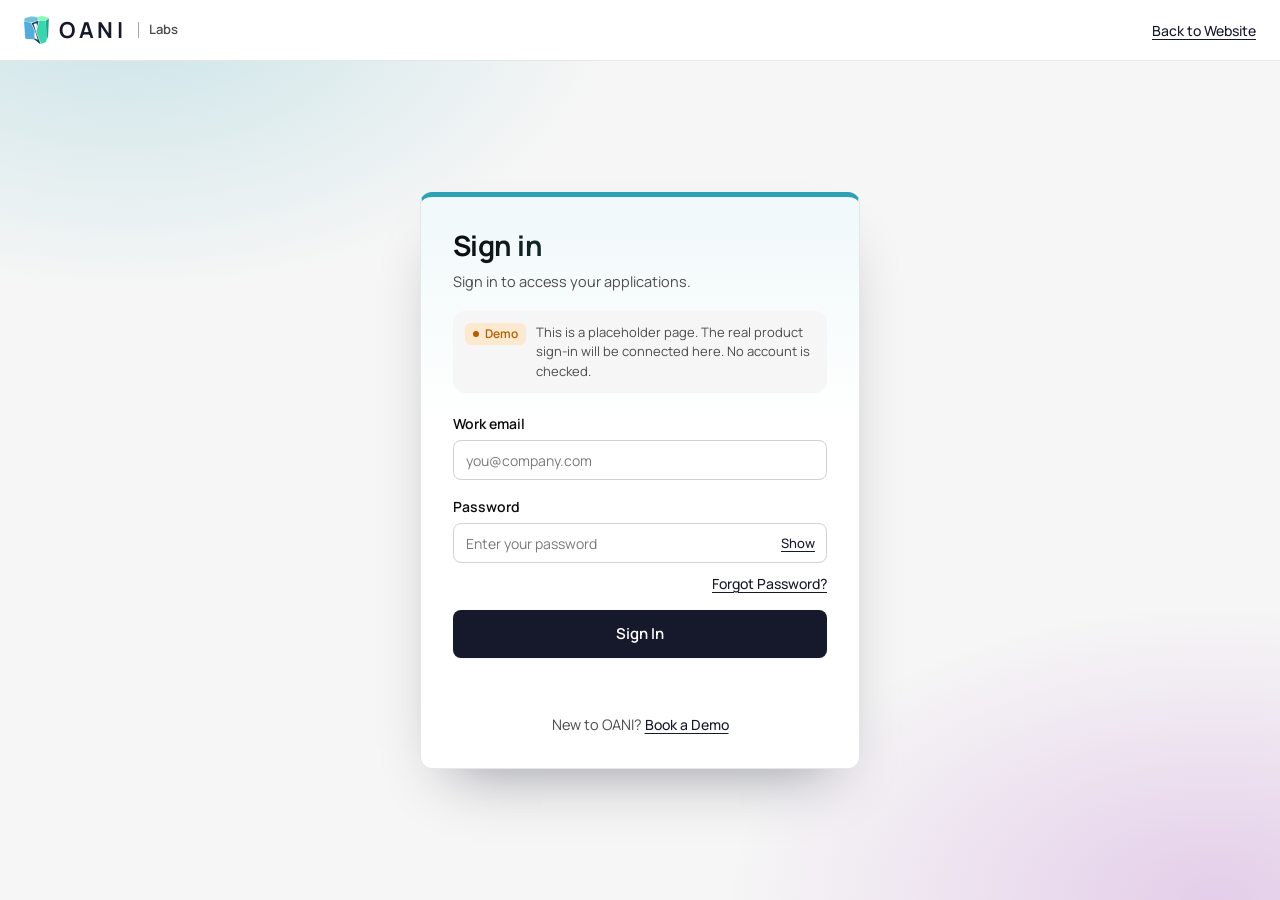
<file: login.html>
<!DOCTYPE html>
<html lang="en">
<head>
<meta charset="utf-8">
<meta name="viewport" content="width=device-width, initial-scale=1">
<title>Start your Journey</title>
<meta name="robots" content="noindex">
<link rel="icon" href="assets/Scutoid_Favicon.ico">
<link rel="preconnect" href="https://fonts.googleapis.com">
<link rel="preconnect" href="https://fonts.gstatic.com" crossorigin>
<link href="https://fonts.googleapis.com/css2?family=Manrope:wght@400;500;600;700&display=swap" rel="stylesheet">
<link rel="stylesheet" href="styles.css">
</head>
<body class="login-body home">

<header class="login-top">
  <a class="logo" href="index.html" aria-label="Back to OANI Labs"><img class="logo-mark" src="assets/Scutoid_Mark_Vector.svg" alt="" width="25" height="28"><span class="logo-word">OANI</span><span class="logo-tag">Labs</span></a>
  <a class="inline" href="index.html">Back to Website</a>
</header>

<main class="login-main">
  <div class="card login-card">
    <h1>Sign in</h1>
    <p class="login-sub">Sign in to access your applications.</p>

    <div class="login-demo"><span class="badge orange dot">Demo</span><span>This is a placeholder page. The real product sign-in will be connected here. No account is checked.</span></div>

    <form id="loginForm" novalidate>
      <label class="fld">Work email
        <input type="email" id="lEmail" autocomplete="off" placeholder="you@company.com" required>
        <span class="err" id="lEmailErr" hidden>Enter a valid email address.</span>
      </label>
      <label class="fld">Password
        <span class="pw">
          <input type="password" id="lPass" autocomplete="off" placeholder="Enter your password" required>
          <button type="button" class="inline" id="lShow" aria-label="Show password">Show</button>
        </span>
        <span class="err" id="lPassErr" hidden>Enter your password.</span>
      </label>
      <div class="login-row"><a class="inline" href="#" id="lForgot">Forgot Password?</a></div>
      <button class="btn t1 lg" type="submit" id="lSubmit">Sign In</button>
      <p class="form-msg" id="lMsg" role="status"></p>
    </form>

    <p class="login-foot">New to OANI? <a class="inline" href="index.html#early-access">Book a Demo</a></p>
  </div>
</main>

<script src="login.js"></script>
</body>
</html>
</file>
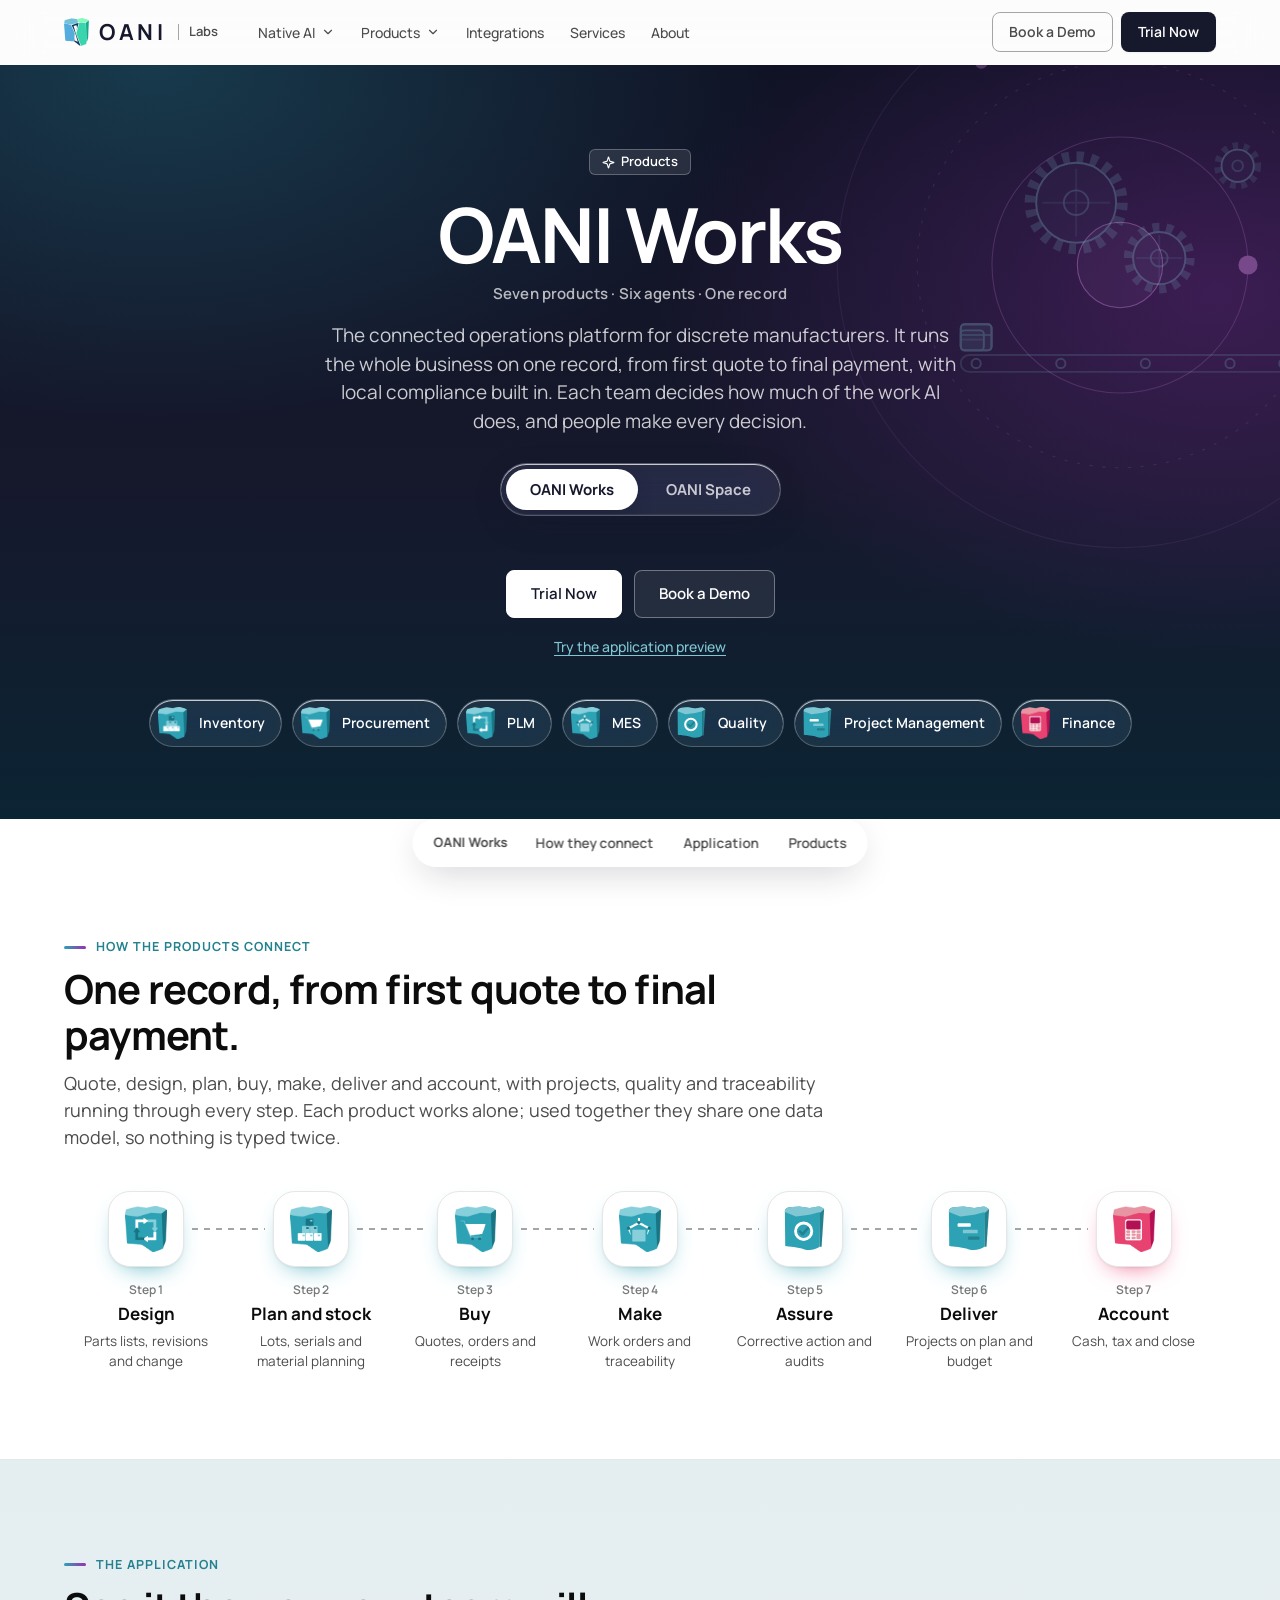
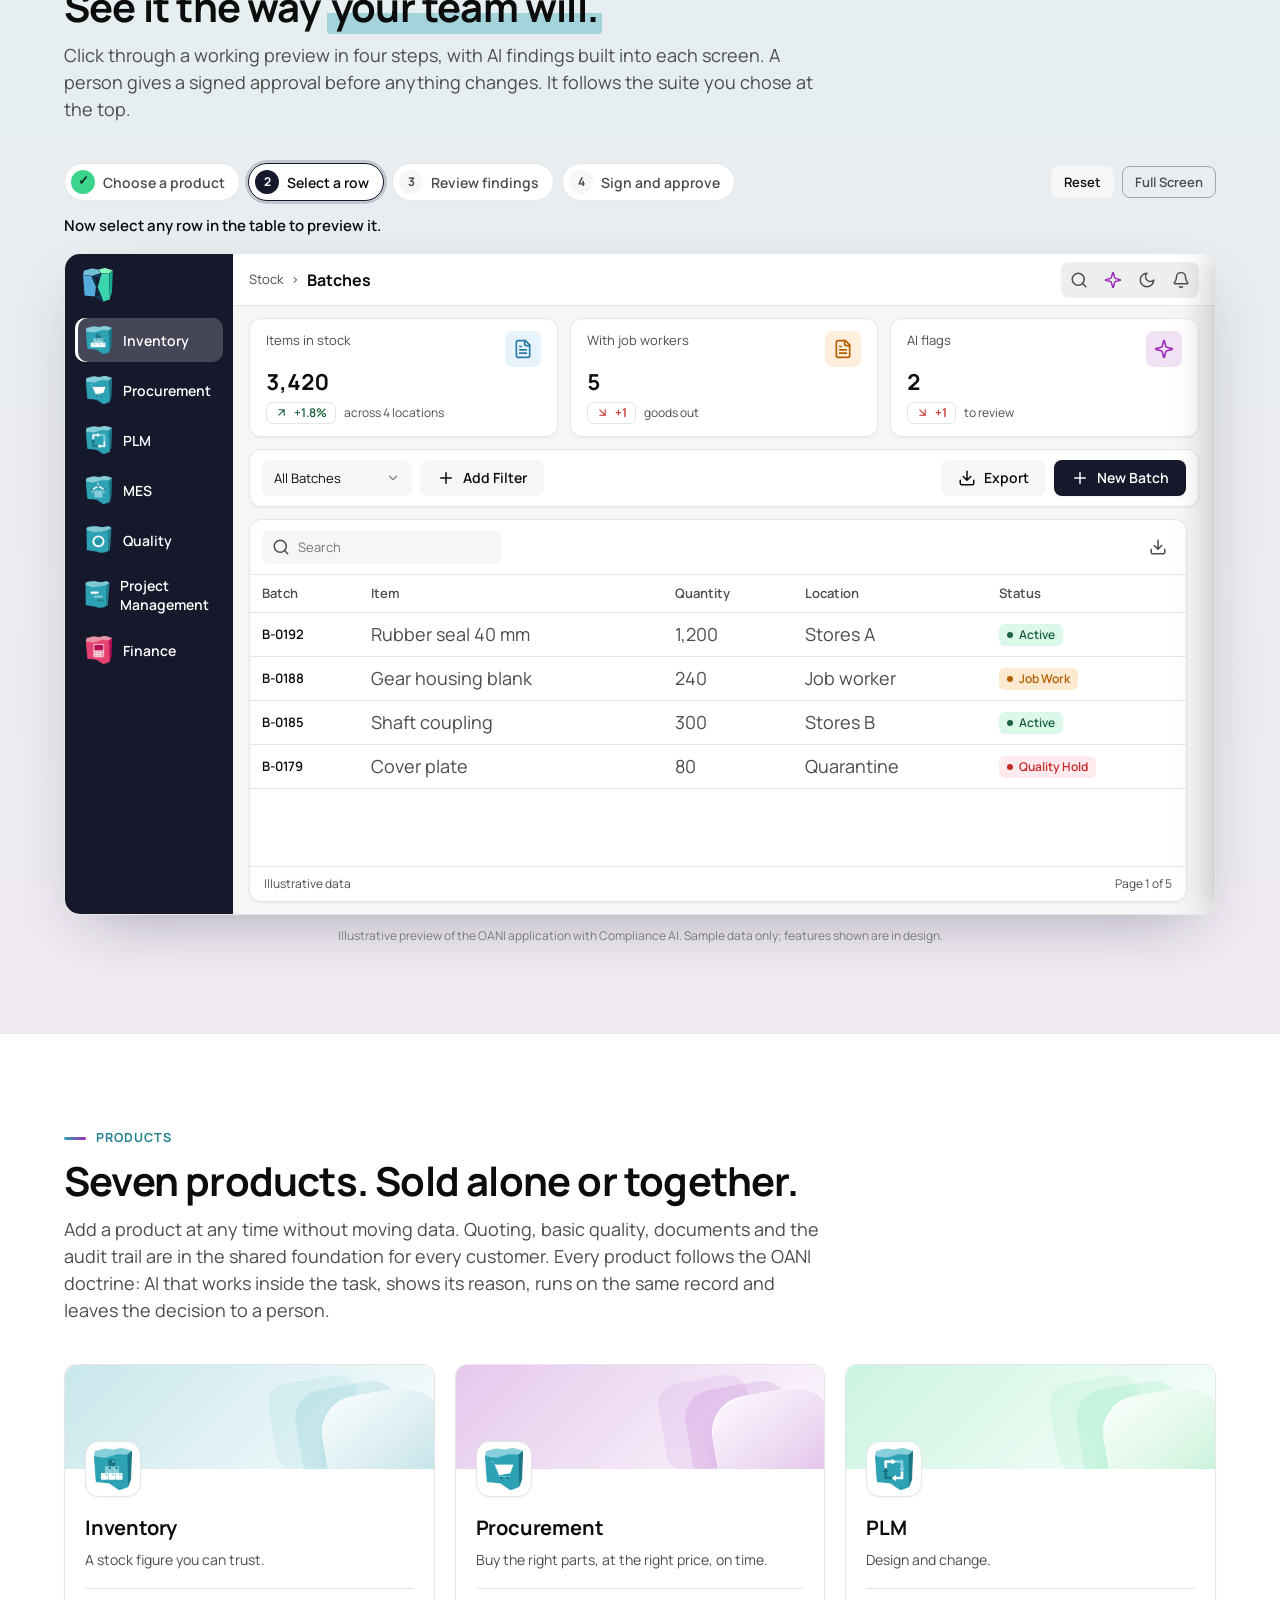
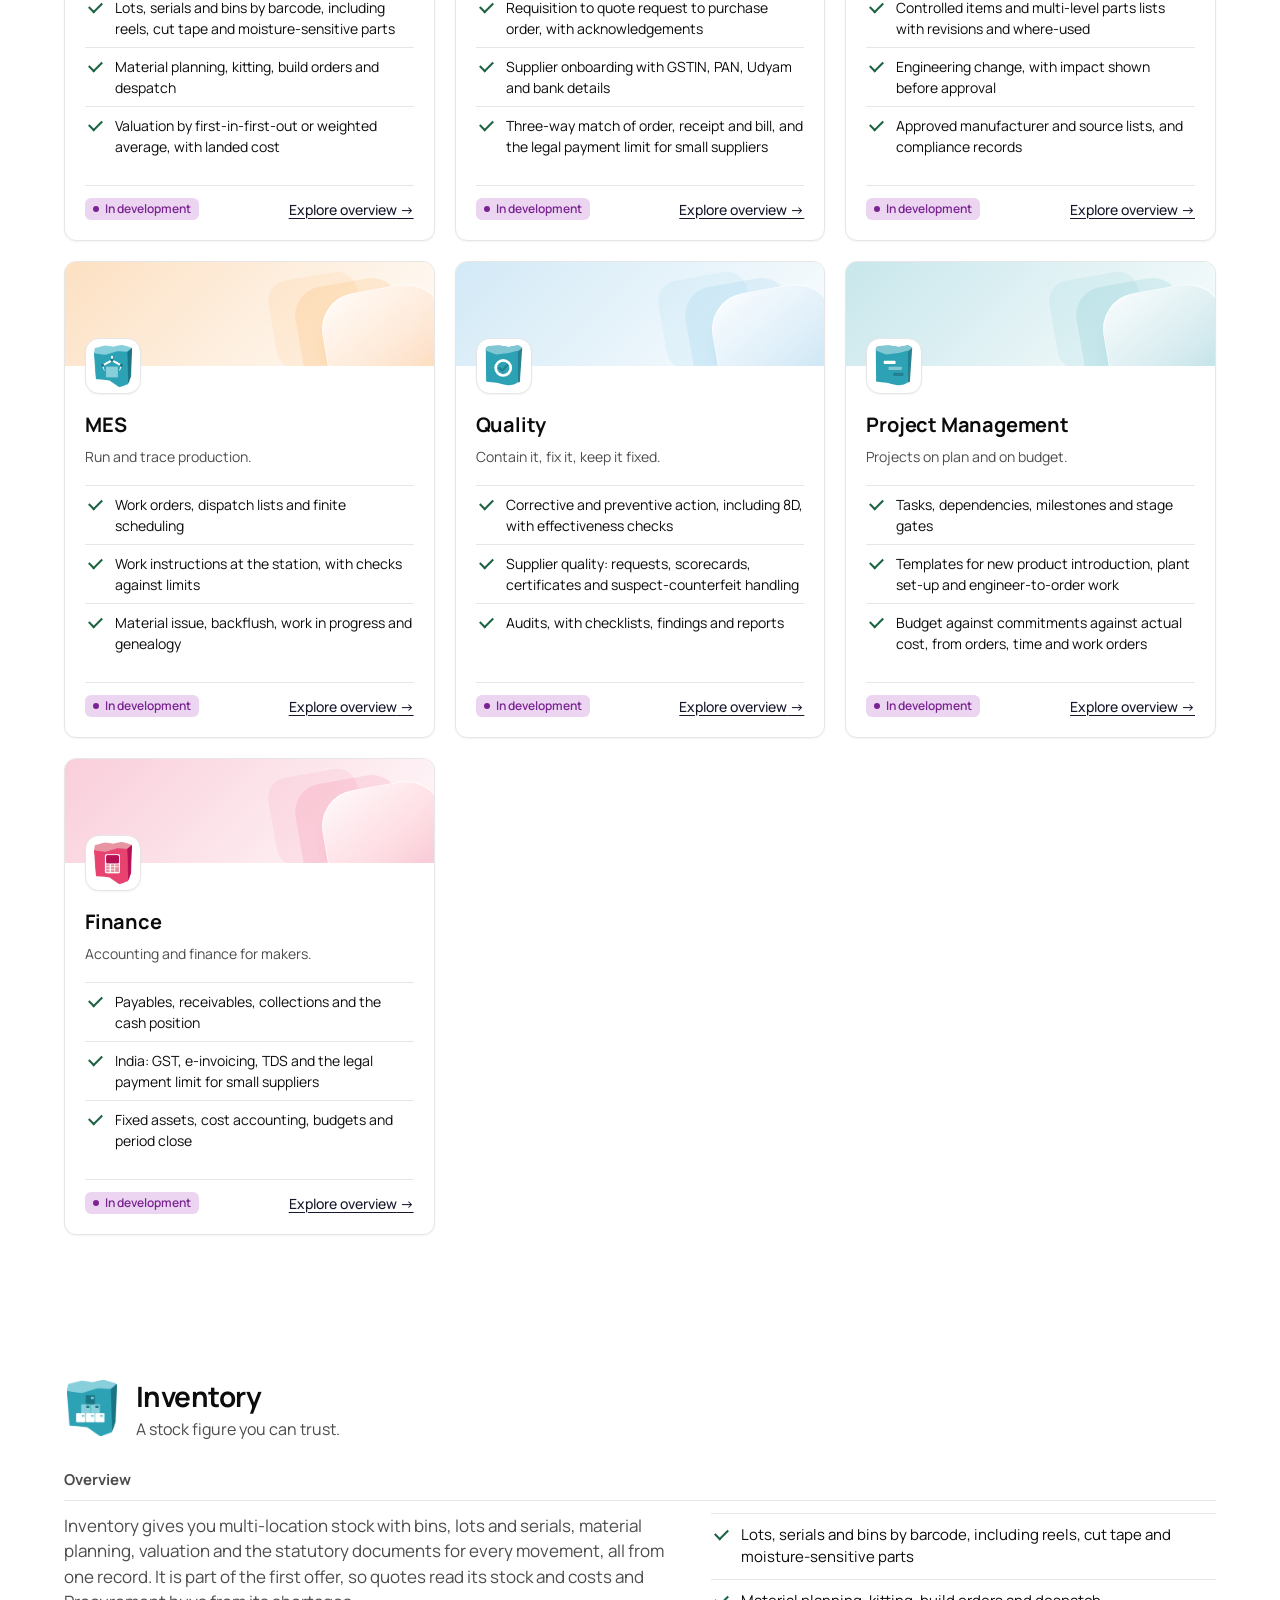
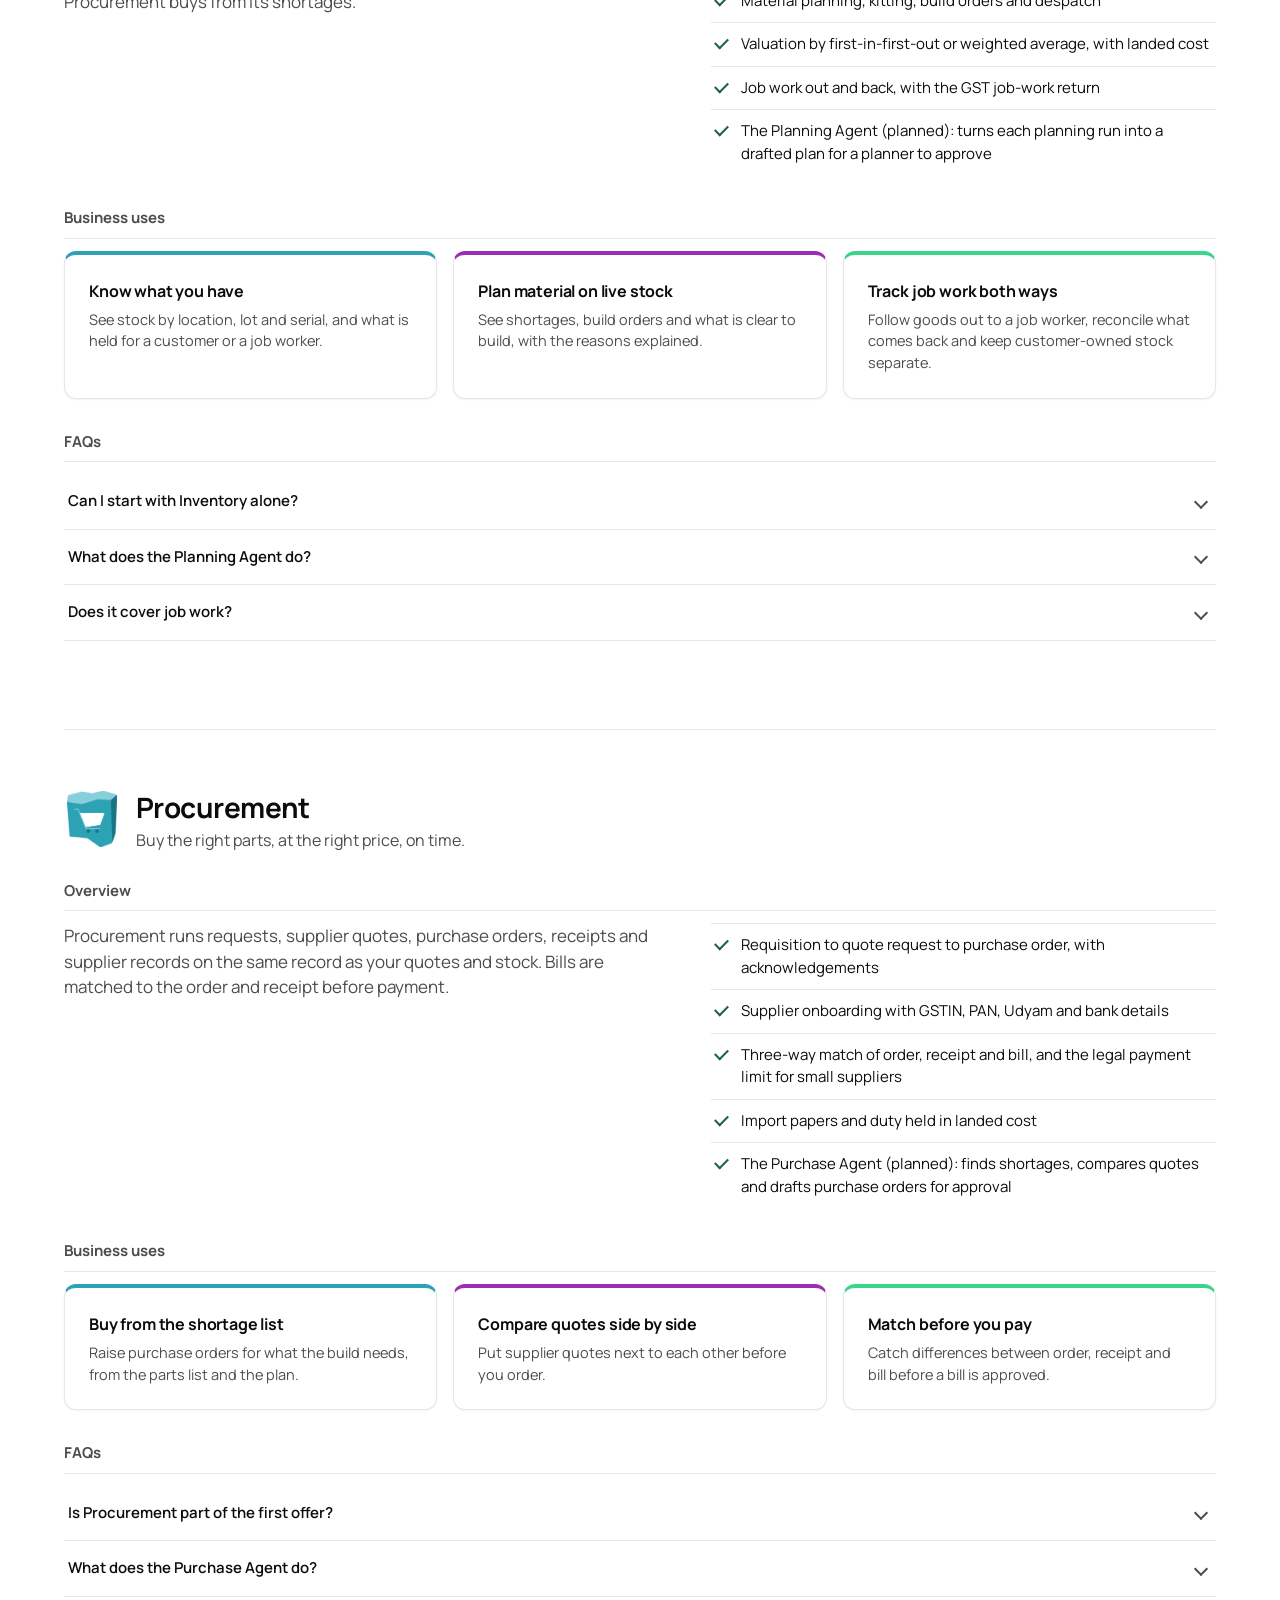
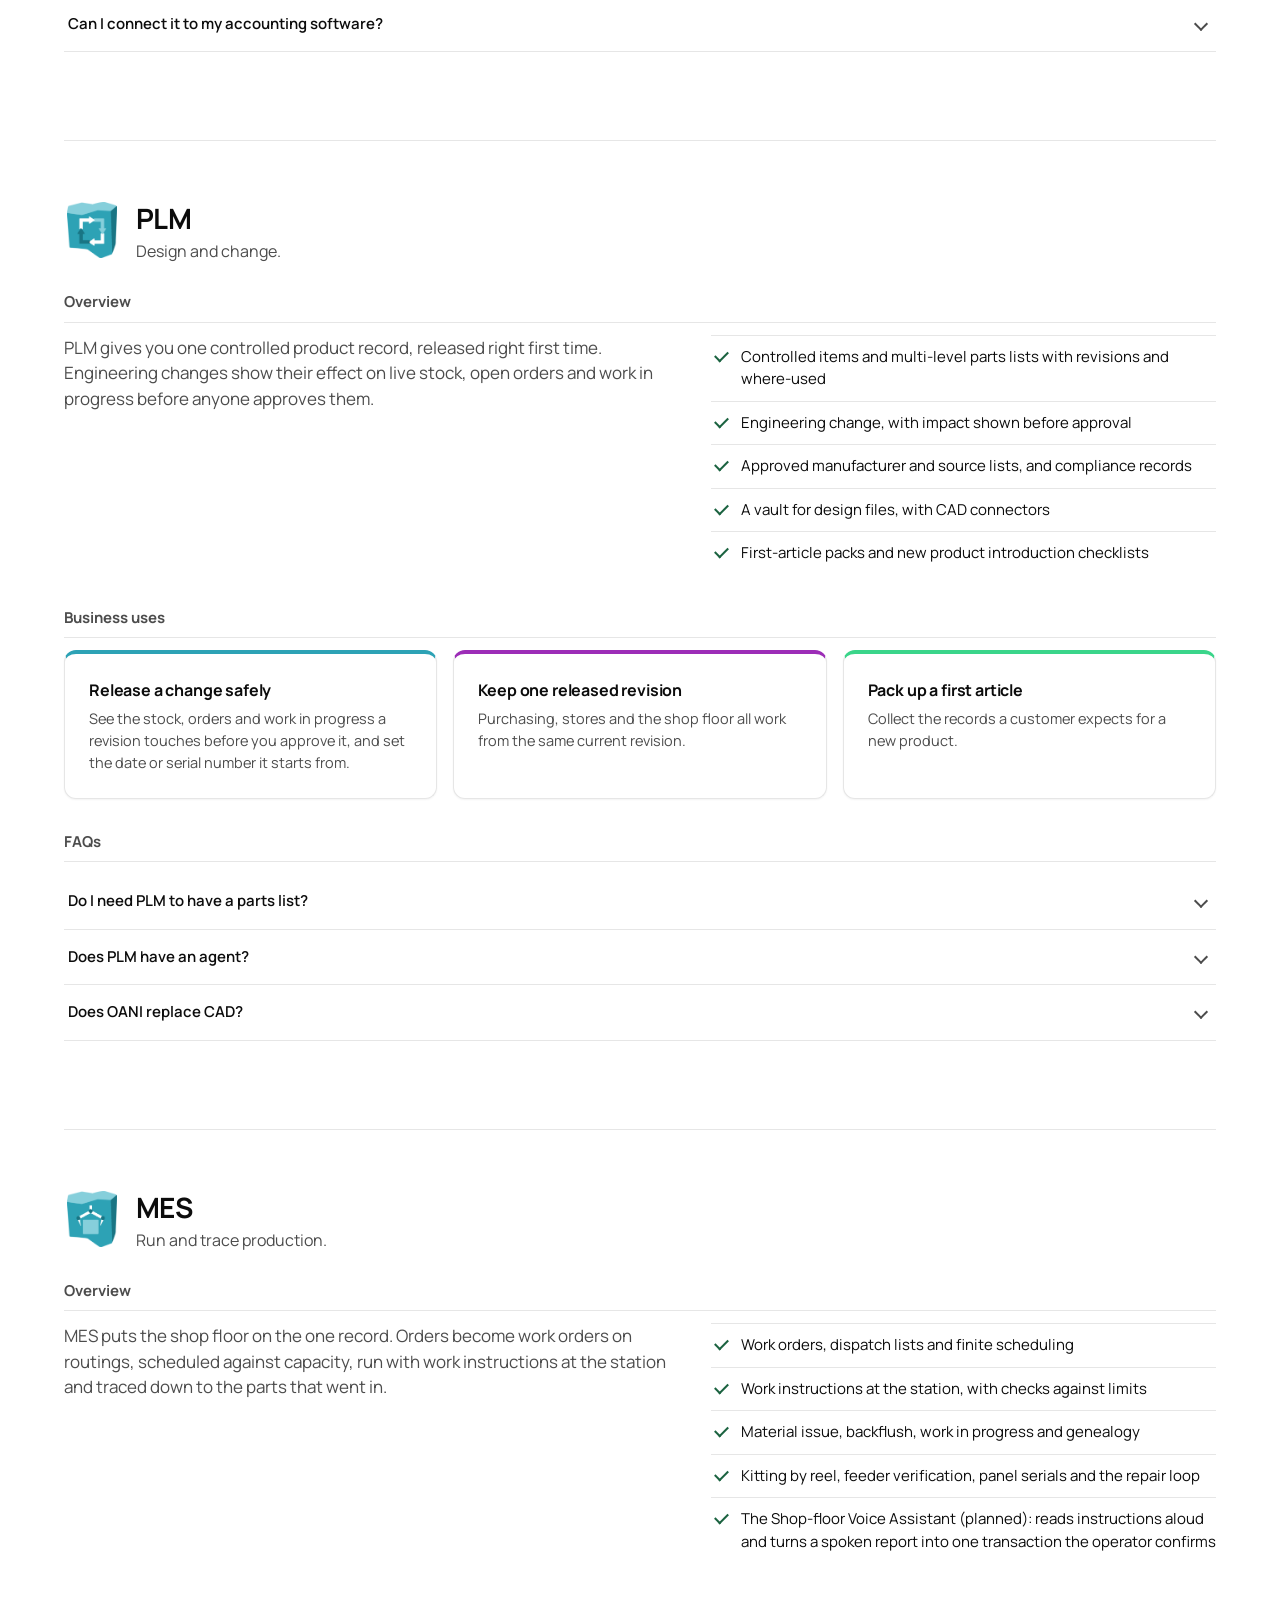
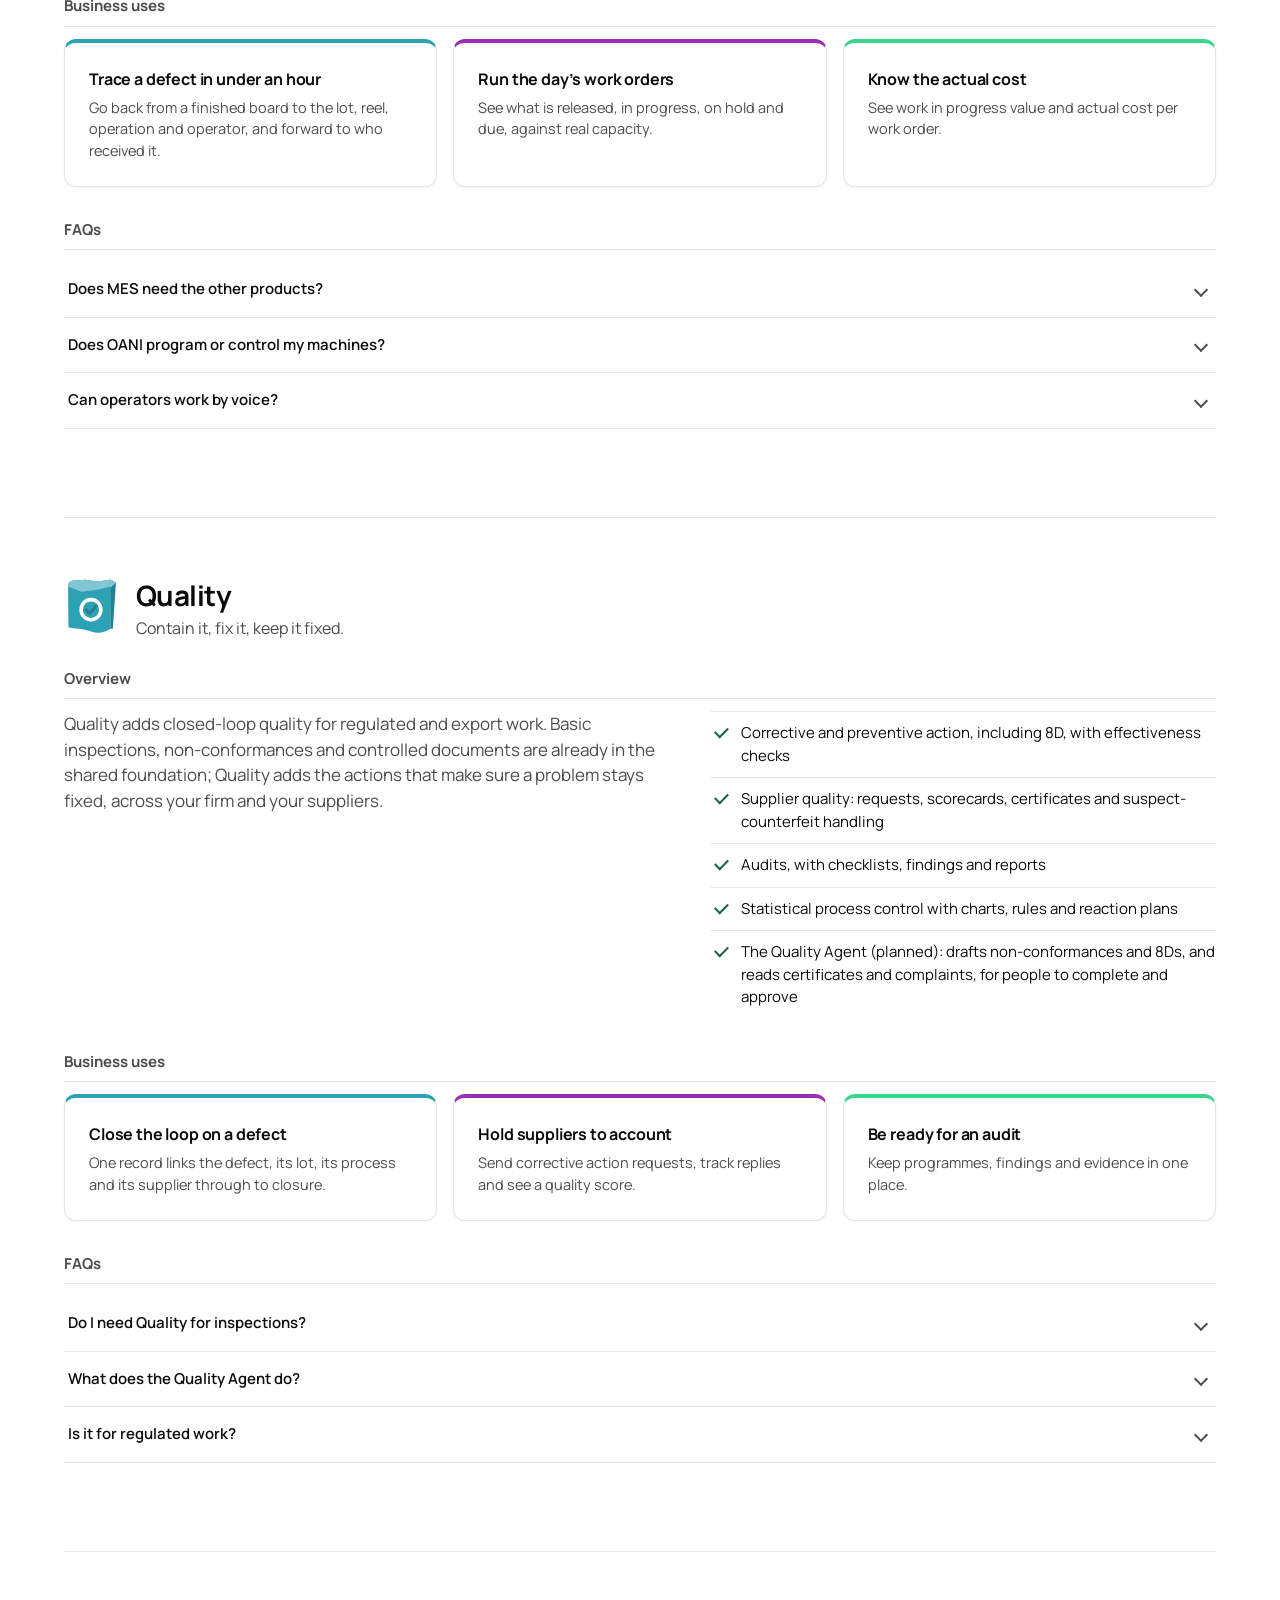
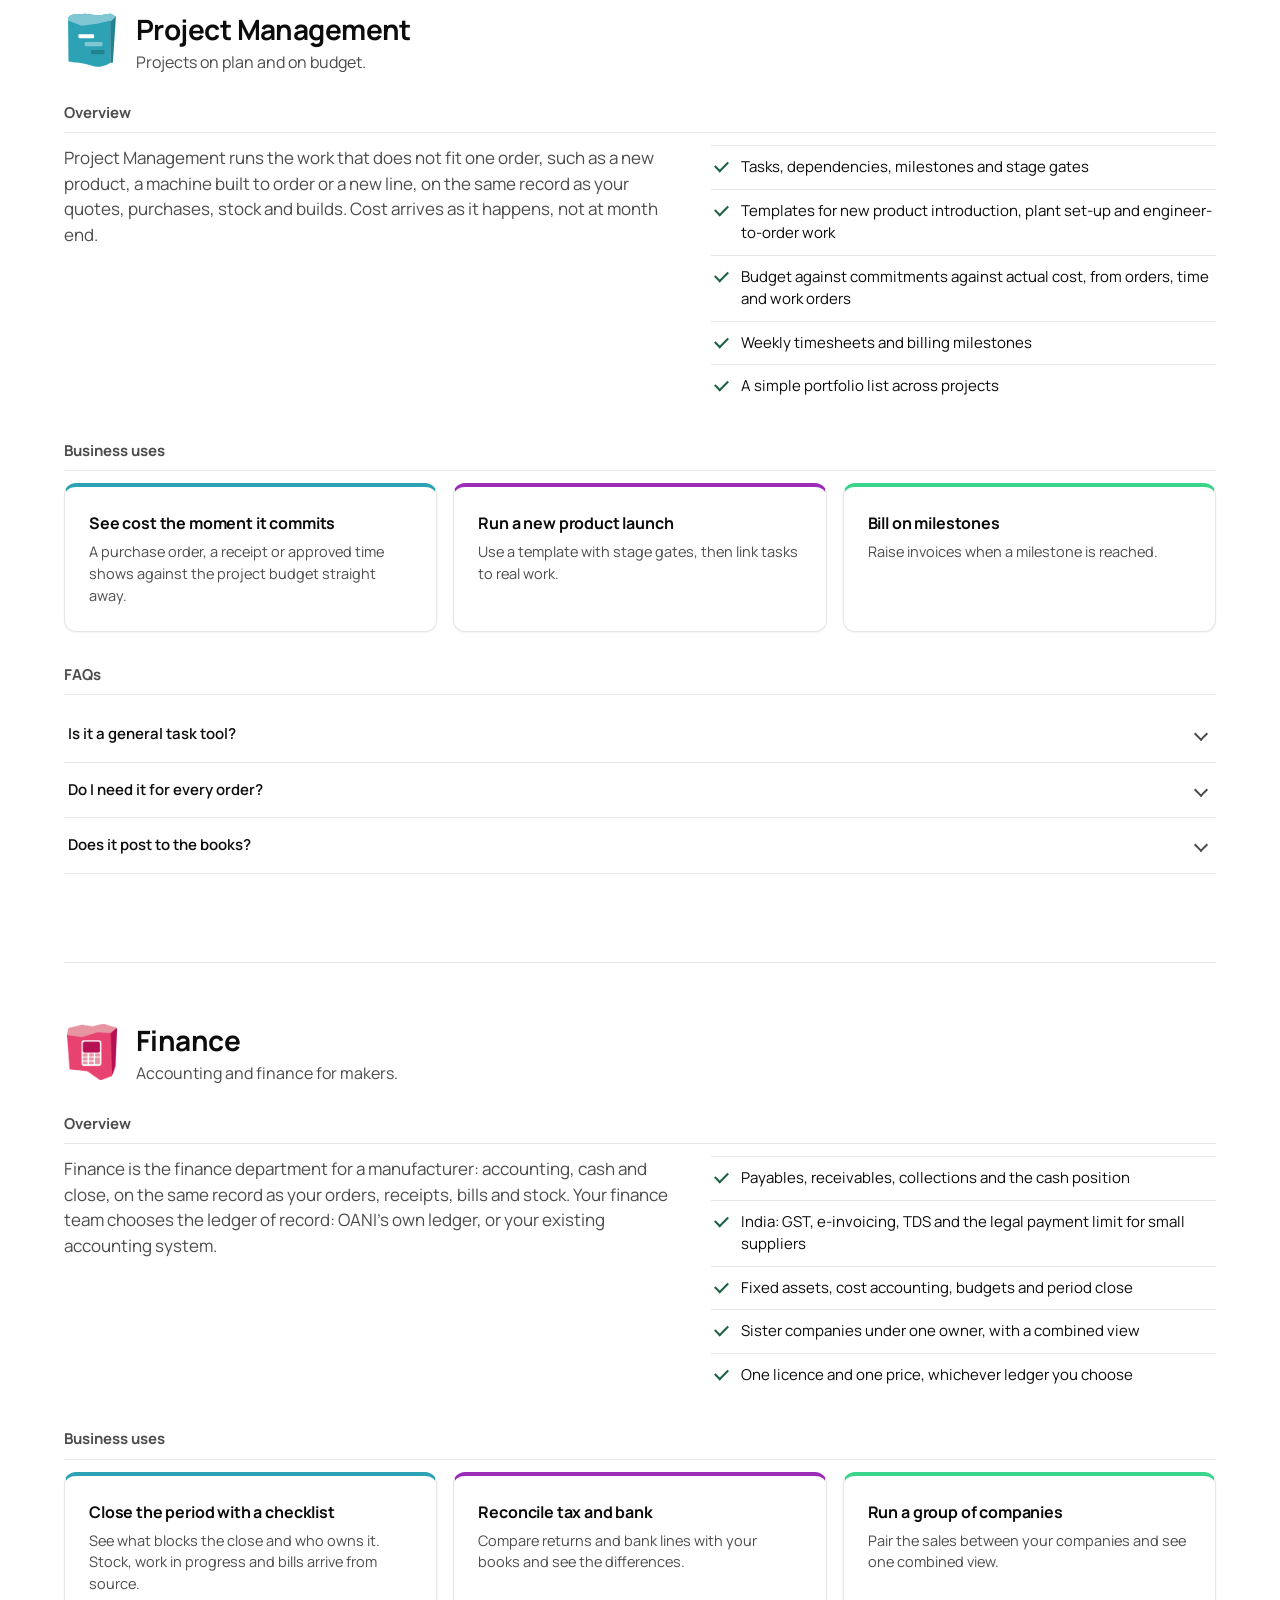
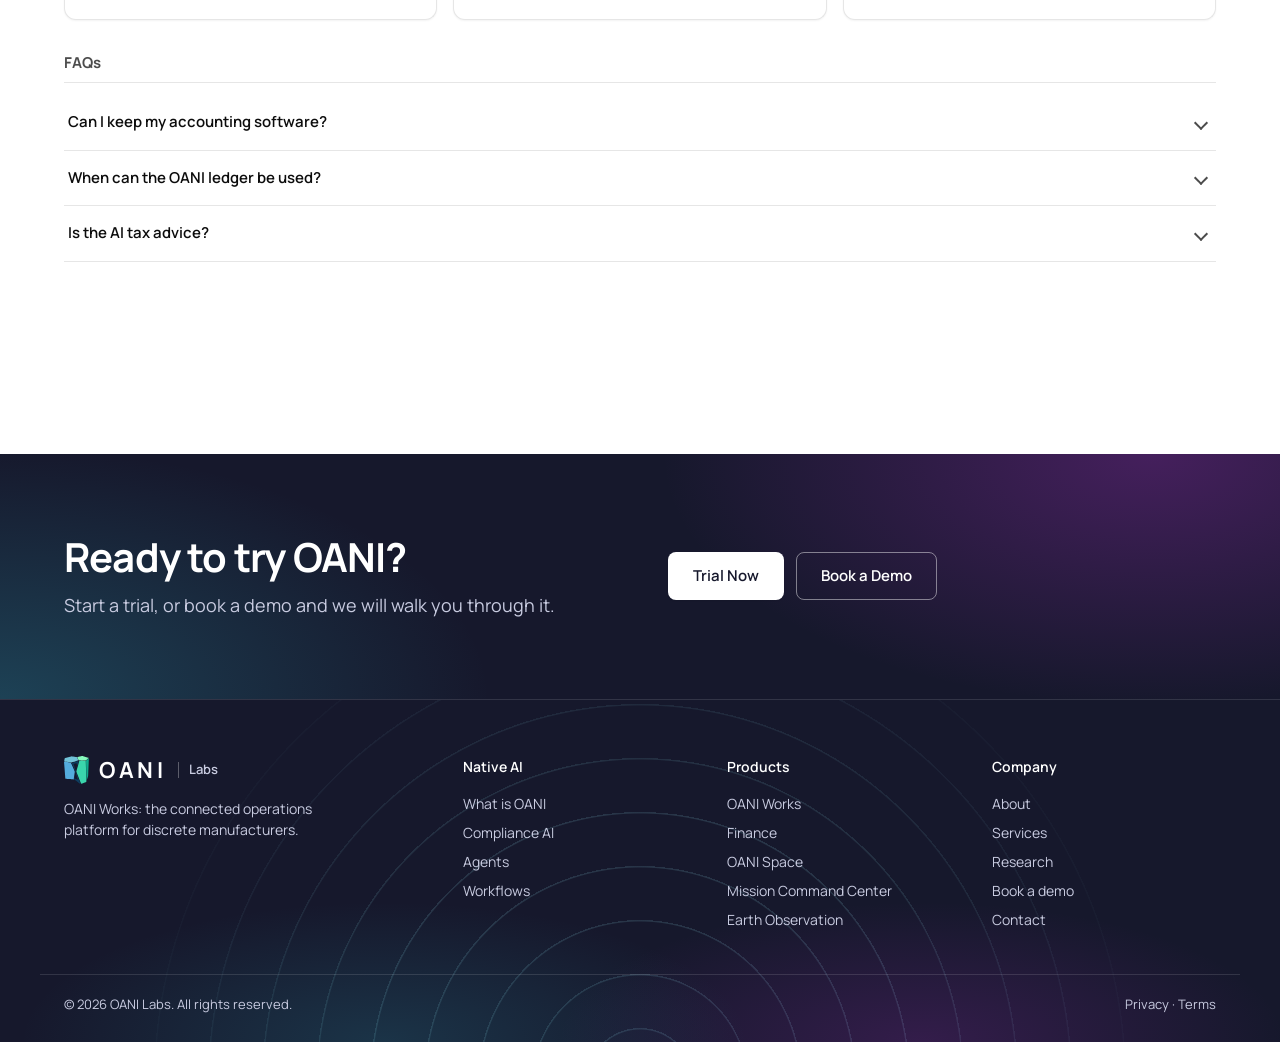
<file: products.html>
<!DOCTYPE html>
<html lang="en">
<head>
<meta charset="utf-8">
<meta name="viewport" content="width=device-width, initial-scale=1">
<title>Products @ OANI Labs</title>
<meta name="description" content="OANI Labs builds Operational Artificial Native Intelligence for factories and space. OANI Works is the connected operations platform for discrete manufacturers: Inventory, Procurement, PLM, MES, Quality, Project Management and Finance on one record, with six OANI Agents.">
<link rel="icon" href="assets/Scutoid_Favicon.ico">
<link rel="preconnect" href="https://fonts.googleapis.com">
<link rel="preconnect" href="https://fonts.gstatic.com" crossorigin>
<link href="https://fonts.googleapis.com/css2?family=Manrope:wght@400;500;600;700&display=swap" rel="stylesheet">
<link rel="stylesheet" href="styles.css">
</head>
<body class="home inner">

<!-- Icon sprite (Lucide-style outline, 24px grid, 2px stroke) -->
<svg width="0" height="0" style="position:absolute" aria-hidden="true">
  <symbol id="i-search" viewBox="0 0 24 24"><circle cx="11" cy="11" r="8"/><path d="m21 21-4.3-4.3"/></symbol>
  <symbol id="i-sparkles" viewBox="0 0 24 24"><path d="M9.937 15.5A2 2 0 0 0 8.5 14.063l-6.135-1.582a.5.5 0 0 1 0-.962L8.5 9.936A2 2 0 0 0 9.937 8.5l1.582-6.135a.5.5 0 0 1 .963 0L14.063 8.5A2 2 0 0 0 15.5 9.937l6.135 1.581a.5.5 0 0 1 0 .964L15.5 14.063a2 2 0 0 0-1.437 1.437l-1.582 6.135a.5.5 0 0 1-.963 0z"/></symbol>
  <symbol id="i-sun" viewBox="0 0 24 24"><circle cx="12" cy="12" r="4"/><path d="M12 2v2M12 20v2m-7.07-17.07 1.41 1.41m11.32 11.32 1.41 1.41M2 12h2m16 0h2M6.34 17.66l-1.41 1.41M19.07 4.93l-1.41 1.41"/></symbol>
  <symbol id="i-moon" viewBox="0 0 24 24"><path d="M12 3a6 6 0 0 0 9 9 9 9 0 1 1-9-9Z"/></symbol>
  <symbol id="i-bell" viewBox="0 0 24 24"><path d="M10.268 21a2 2 0 0 0 3.464 0"/><path d="M3.262 15.326A1 1 0 0 0 4 17h16a1 1 0 0 0 .74-1.673C19.41 13.956 18 12.499 18 8A6 6 0 0 0 6 8c0 4.499-1.411 5.956-2.738 7.326"/></symbol>
  <symbol id="i-x" viewBox="0 0 24 24"><path d="M18 6 6 18M6 6l12 12"/></symbol>
  <symbol id="i-expand" viewBox="0 0 24 24"><path d="M15 3h6v6M21 3l-7 7M3 21l7-7M9 21H3v-6"/></symbol>
  <symbol id="i-plus" viewBox="0 0 24 24"><path d="M5 12h14M12 5v14"/></symbol>
  <symbol id="i-download" viewBox="0 0 24 24"><path d="M12 15V3M21 15v4a2 2 0 0 1-2 2H5a2 2 0 0 1-2-2v-4M7 10l5 5 5-5"/></symbol>
  <symbol id="i-chev" viewBox="0 0 24 24"><path d="m6 9 6 6 6-6"/></symbol>
  <symbol id="i-check" viewBox="0 0 24 24"><path d="M20 6 9 17l-5-5"/></symbol>
  <symbol id="i-alert" viewBox="0 0 24 24"><path d="m21.73 18-8-14a2 2 0 0 0-3.48 0l-8 14A2 2 0 0 0 4 21h16a2 2 0 0 0 1.73-3M12 9v4M12 17h.01"/></symbol>
  <symbol id="i-file" viewBox="0 0 24 24"><path d="M15 2H6a2 2 0 0 0-2 2v16a2 2 0 0 0 2 2h12a2 2 0 0 0 2-2V7z"/><path d="M14 2v4a2 2 0 0 0 2 2h4M10 9H8M16 13H8M16 17H8"/></symbol>
  <symbol id="i-shield" viewBox="0 0 24 24"><path d="M20 13c0 5-3.5 7.5-7.66 8.95a1 1 0 0 1-.67-.01C7.5 20.5 4 18 4 13V6a1 1 0 0 1 1-1c2 0 4.5-1.2 6.24-2.72a1.17 1.17 0 0 1 1.52 0C14.51 3.81 17 5 19 5a1 1 0 0 1 1 1z"/><path d="m9 12 2 2 4-4"/></symbol>
  <symbol id="i-help" viewBox="0 0 24 24"><circle cx="12" cy="12" r="10"/><path d="M9.09 9a3 3 0 0 1 5.83 1c0 2-3 3-3 3M12 17h.01"/></symbol>
  <symbol id="i-pen" viewBox="0 0 24 24"><path d="M12 20h9"/><path d="M16.376 3.622a1 1 0 0 1 3.002 3.002L7.368 18.635a2 2 0 0 1-.855.506l-2.872.838a.5.5 0 0 1-.62-.62l.838-2.872a2 2 0 0 1 .506-.854z"/></symbol>
  <symbol id="i-up" viewBox="0 0 24 24"><path d="M7 7h10v10M7 17 17 7"/></symbol>
  <symbol id="i-down" viewBox="0 0 24 24"><path d="m7 7 10 10M17 7v10H7"/></symbol>
</svg>

<a class="skip" href="#main">Skip to content</a>

<header class="nav" id="nav">
  <div class="wrap nav-in">
    <a class="logo" href="index.html" aria-label="OANI Labs home">
      <img class="logo-mark" src="assets/Scutoid_Mark_Vector.svg" alt="" width="25" height="28">
      <span class="logo-word">OANI</span>
      <span class="logo-tag">Labs</span>
    </a>
    <nav class="menu" id="menu" aria-label="Primary">
      <div class="has-mega">
        <button class="menu-btn" aria-expanded="false">Native AI <svg class="i"><use href="#i-chev"/></svg></button>
        <div class="mega">
          <div class="wrap mega-in">
            <a class="mega-title" href="index.html#top"><b>Native AI</b><span>Compliance AI, agents and custom workflows built into every OANI product.</span></a>
            <a href="index.html#oani"><b>What is OANI</b><span>Four words, four promises.</span></a>
            <a href="index.html#capabilities"><b>Compliance AI</b><span>Read, check, explain and prepare.</span></a>
            <a href="index.html#agents"><b>Agents</b><span>One job each, with a full trail.</span></a>
            <a href="index.html#workflows"><b>Custom workflows</b><span>Describe it. AI builds it.</span></a>
            <a href="index.html#how"><b>How it works</b><span>From a transaction to a signed approval.</span></a>
          </div>
        </div>
      </div>
      <div class="has-mega">
        <button class="menu-btn" aria-expanded="false">Products <svg class="i"><use href="#i-chev"/></svg></button>
        <div class="mega">
          <div class="wrap mega-in mega-products">
            <div class="mega-group">
              <h6><a href="products.html?suite=works">OANI Works</a></h6>
              <a href="products.html?suite=works&p=inv"><b>Inventory</b><span>Stock, planning and despatch.</span></a>
              <a href="products.html?suite=works&p=pro"><b>Procurement</b><span>Buy the right parts on time.</span></a>
              <a href="products.html?suite=works&p=plm"><b>PLM</b><span>Design and change.</span></a>
              <a href="products.html?suite=works&p=mes"><b>MES</b><span>Run and trace production.</span></a>
              <a href="products.html?suite=works&p=qua"><b>Quality</b><span>Corrective action and audits.</span></a>
              <a href="products.html?suite=works&p=pm"><b>Project Management</b><span>Projects on plan and budget.</span></a>
              <a href="products.html?suite=works&p=fin"><b>Finance</b><span>Accounting and finance for makers.</span></a>
            </div>
            <div class="mega-group space">
              <h6><a href="products.html?suite=space">OANI Space</a></h6>
              <a href="products.html?suite=space&p=mcc"><b>Mission Command Center</b><span>Plan, command and monitor missions.</span></a>
              <a href="products.html?suite=space&p=eo"><b>Earth Observation</b><span>Turn imagery and data into decisions.</span></a>
            </div>
          </div>
        </div>
      </div>
      <a href="index.html#integrations">Integrations</a>
      <a href="about.html#services">Services</a>
      <a href="about.html">About</a>
    </nav>
    <div class="nav-cta">
      <a class="btn btn-t4" href="index.html#early-access">Book a Demo</a>
      <a class="btn btn-t1" href="login.html">Trial Now</a>
      <button class="burger" id="burger" aria-label="Open menu" aria-expanded="false"><span></span><span></span><span></span></button>
    </div>
  </div>
</header>
<main id="main">
<!-- SUITE HERO -->
<section class="phero hero-dark" id="products-top">
  <div class="phero-bg" aria-hidden="true">
    <svg class="orbit" viewBox="0 0 600 600" fill="none" stroke="currentColor"><circle cx="300" cy="300" r="120" stroke-opacity=".5"/><circle cx="300" cy="300" r="190" stroke-opacity=".32" stroke-dasharray="3 9"/><circle cx="300" cy="300" r="265" stroke-opacity=".22"/><circle cx="300" cy="300" r="40" fill="currentColor" fill-opacity=".14"/><circle cx="420" cy="300" r="9" fill="currentColor" stroke="none"/><circle cx="170" cy="110" r="6" fill="currentColor" stroke="none" fill-opacity=".7"/><circle cx="520" cy="420" r="5" fill="currentColor" stroke="none" fill-opacity=".6"/></svg>
    <!-- Manufacturing motif (light mode): meshing gears over a conveyor. Orbit above is for dark mode. -->
    <svg class="mfg" viewBox="0 0 520 420" fill="none" stroke="currentColor" stroke-width="2.5">
      <g class="gear g1"><circle cx="190" cy="140" r="60" stroke-width="14" stroke-dasharray="9.4 9.45" stroke-opacity=".55"/><circle cx="190" cy="140" r="52" fill="currentColor" fill-opacity=".1"/><circle cx="190" cy="140" r="16" stroke-opacity=".7"/><path d="M190 96v88M146 140h88" stroke-opacity=".3"/></g>
      <g class="gear g2"><circle cx="298" cy="212" r="40" stroke-width="12" stroke-dasharray="8.97 8.97" stroke-opacity=".55"/><circle cx="298" cy="212" r="34" fill="currentColor" fill-opacity=".1"/><circle cx="298" cy="212" r="11" stroke-opacity=".7"/><path d="M298 182v60M268 212h60" stroke-opacity=".3"/></g>
      <g class="gear g3"><circle cx="400" cy="92" r="26" stroke-width="9" stroke-dasharray="7.2 7.2" stroke-opacity=".4"/><circle cx="400" cy="92" r="21" fill="currentColor" fill-opacity=".08"/><circle cx="400" cy="92" r="7" stroke-opacity=".6"/></g>
      <rect x="40" y="338" width="440" height="22" rx="11" stroke-opacity=".5"/>
      <g class="rollers"><circle cx="60" cy="349" r="6" stroke-opacity=".7"/><circle cx="170" cy="349" r="6" stroke-opacity=".7"/><circle cx="280" cy="349" r="6" stroke-opacity=".7"/><circle cx="390" cy="349" r="6" stroke-opacity=".7"/><circle cx="460" cy="349" r="6" stroke-opacity=".7"/></g>
      <g class="crate c1"><rect x="40" y="298" width="40" height="34" rx="5" fill="currentColor" fill-opacity=".16"/><path d="M40 312h40" stroke-opacity=".5"/></g>
      <g class="crate c2"><rect x="40" y="306" width="30" height="26" rx="5" fill="currentColor" fill-opacity=".1"/><path d="M40 318h30" stroke-opacity=".5"/></g>
      <g class="crate c3"><rect x="40" y="298" width="40" height="34" rx="5" fill="currentColor" fill-opacity=".16"/><path d="M40 312h40" stroke-opacity=".5"/></g>
    </svg>
  </div>
  <div class="wrap phero-in">
    <span class="badge purple"><svg class="i"><use href="#i-sparkles"/></svg>Products</span>
    <h1 id="phTitle">OANI Works</h1>
    <p class="phero-tag" id="phTag"></p>
    <p class="lead" id="phLead"></p>
    <div class="suite-switch glass" role="tablist" aria-label="Suite">
      <button role="tab" aria-selected="true" data-suite-btn="works">OANI Works</button>
      <button role="tab" aria-selected="false" data-suite-btn="space">OANI Space</button>
    </div>
    <div class="actions">
      <a class="btn btn-t1 lg" href="login.html">Trial Now</a>
      <a class="btn btn-t2 lg" href="index.html#early-access">Book a Demo</a>
    </div>
    <p class="phero-try"><a class="inline" href="#see-app">Try the application preview</a></p>
    <div class="pchips" id="pChips"></div>
  </div>
</section>

<div id="pwrap">
<!-- Floating navigation: starts at "How the products connect" and stays through the application and products -->
<div class="subnav flush" id="subnav">
  <div class="subnav-stack">
    <div class="wrap subnav-in" id="snMain">
      <span class="subnav-suite" id="snSuite">OANI Works</span>
      <nav class="sn-products" id="snTop" aria-label="Sections of this page">
        <button type="button" data-go="pflow">How they connect</button>
        <button type="button" data-go="see-app">Application</button>
        <button type="button" data-go="products">Products</button>
      </nav>
    </div>
    <div class="wrap subnav-in sub2" id="snSub" hidden>
      <nav class="sn-products" id="snProducts" aria-label="Products in this suite"></nav>
    </div>
  </div>
</div>

<!-- HOW THE PRODUCTS CONNECT -->
<section class="section" id="pflow">
  <div class="wrap">
    <div class="head">
      <p class="label">How the products connect</p>
      <h2 id="flowTitle"></h2>
      <p class="sub" id="flowSub"></p>
    </div>
    <ol class="flow" id="pFlow"></ol>
  </div>
</section>

<!-- THE APPLICATION -->
<section class="section alt" id="see-app">
  <div class="wrap">
    <div class="head">
      <p class="label">The application</p>
      <h2>See it the way <mark class="hl">your team will.</mark></h2>
      <p class="sub">Click through a working preview in four steps, with AI findings built into each screen. A person gives a signed approval before anything changes. It follows the suite you chose at the top.</p>
    </div>
    <!-- APPLICATION DEMO (follows the chosen suite) -->
  <div class="demo" id="experience">
    <div class="try">
      <ol class="demo-steps" id="demoSteps" aria-label="Try it in four steps">
        <li data-s="1"><b>1</b>Choose a product</li>
        <li data-s="2"><b>2</b>Select a row</li>
        <li data-s="3"><b>3</b>Review findings</li>
        <li data-s="4"><b>4</b>Sign and approve</li>
      </ol>
      <div class="try-act">
        <button type="button" class="btn t3 sm" id="demoReset">Reset</button>
        <button type="button" class="btn t4 sm" id="demoMax" aria-pressed="false">Full Screen</button>
      </div>
    </div>
    <p class="try-hint" id="demoHint" role="status" aria-live="polite"></p>

    <div class="frame">
      <div class="app" id="app">
        <aside class="rail" id="rail" aria-label="Applications"></aside>

        <div class="main">
          <header class="tb">
            <div class="crumb"><span id="crumb">Design</span><i>›</i><b id="ptitle">Parts</b></div>
            <div class="pill-cluster">
              <button class="ib" aria-label="Search" title="Search"><svg class="i"><use href="#i-search"/></svg></button>
              <button class="ib ai" aria-label="Compliance AI" title="Compliance AI"><svg class="i"><use href="#i-sparkles"/></svg></button>
              <button class="ib" id="modeBtn" aria-label="Toggle light and dark" title="Light / dark"><svg class="i"><use href="#i-moon"/></svg></button>
              <button class="ib" aria-label="Notifications" title="Notifications"><svg class="i"><use href="#i-bell"/></svg></button>
            </div>
          </header>

          <div class="content">
            <div class="kpis" id="kpis"></div>

            <div class="fbar card">
              <button class="sel" type="button"><span id="viewName">All Parts</span><svg class="i"><use href="#i-chev"/></svg></button>
              <button class="btn t3" type="button"><svg class="i"><use href="#i-plus"/></svg>Add Filter</button>
              <span class="grow"></span>
              <button class="btn t3 hide-sm" type="button"><svg class="i"><use href="#i-download"/></svg>Export</button>
              <button class="btn t1" type="button" id="newBtn"><svg class="i"><use href="#i-plus"/></svg><span id="newLabel">New Part</span></button>
            </div>

            <div class="split">
              <div class="tcard card">
                <div class="ttool">
                  <label class="search"><svg class="i"><use href="#i-search"/></svg><input type="search" placeholder="Search" aria-label="Search table"></label>
                  <span class="grow"></span>
                  <button class="ib" aria-label="Export" title="Export"><svg class="i"><use href="#i-download"/></svg></button>
                </div>
                <div class="tscroll">
                  <table>
                    <thead id="thead"></thead>
                    <tbody id="tbody"></tbody>
                  </table>
                </div>
                <div class="tfoot"><span>Illustrative data</span><span>Page 1 of 5</span></div>
              </div>

              <aside class="qv card" id="qv" aria-label="Quick view"></aside>
            </div>
          </div>

          <div class="overlay" id="ov"></div>
          <aside class="drawer" id="drawer" aria-label="Review findings" aria-hidden="true"></aside>
          <div class="toast" id="toast" role="status"></div>
        </div>
      </div>
    </div>
    <p class="caption">Illustrative preview of the OANI application with Compliance AI. Sample data only; features shown are in design.</p>
  </div>
  </div>
</section>

<!-- PRODUCTS -->
<section class="section" id="products">
  <div class="wrap">
    <div class="head">
      <p class="label">Products</p>
      <h2 id="pcTitle"></h2>
      <p class="sub" id="pcSub"></p>
    </div>
    <div class="pcards" id="pCards"></div>
  </div>

  <div class="wrap" id="pdetail"></div>
</section>

</div>

<!-- CLOSING CALL TO ACTION -->
<section class="cta" id="try">
  <div class="wrap cta-in">
    <div>
      <h2>Ready to try OANI?</h2>
      <p>Start a trial, or book a demo and we will walk you through it.</p>
    </div>
    <div class="actions" style="justify-content:flex-start;margin:0">
      <a class="btn t1 lg inv" href="login.html">Trial Now</a>
      <a class="btn t4 lg ghost" href="index.html#early-access">Book a Demo</a>
    </div>
  </div>
</section>
</main>
<footer class="footer" id="contact">
  <div class="wrap foot-grid">
    <div>
      <a class="logo" href="index.html" aria-label="OANI Labs home"><img class="logo-mark" src="assets/Scutoid_Mark_Vector.svg" alt="" width="25" height="28"><span class="logo-word">OANI</span><span class="logo-tag">Labs</span></a>
      <p class="foot-note">OANI Works: the connected operations platform for discrete manufacturers.</p>
    </div>
    <div><h5>Native AI</h5><a href="index.html#oani">What is OANI</a><a href="index.html#capabilities">Compliance AI</a><a href="index.html#agents">Agents</a><a href="index.html#workflows">Workflows</a></div>
    <div><h5>Products</h5><a href="products.html?suite=works">OANI Works</a><a href="products.html?suite=works&p=fin">Finance</a><a href="products.html?suite=space">OANI Space</a><a href="products.html?suite=space&p=mcc">Mission Command Center</a><a href="products.html?suite=space&p=eo">Earth Observation</a></div>
    <div><h5>Company</h5><a href="about.html">About</a><a href="about.html#services">Services</a><a href="about.html#research">Research</a><a href="index.html#early-access">Book a demo</a><a href="mailto:hello@scutoid.ai">Contact</a></div>
  </div>
  <div class="wrap foot-base"><span>© 2026 OANI Labs. All rights reserved.</span><span>Privacy · Terms</span></div>
</footer>
<script src="site.js"></script>
<script src="products.js"></script>
</body>
</html>
</file>
<file: styles.css>
/* OANI design system tokens — from Application Guidelines (STYLE_GUIDE v2.0.2, color-tokens.md) */
:root,.app{
  --brand:#2DA2B5; --brand-dark:#24818F; --brand-light:#81C7D3; --brand-fg:#0C0C0C;
  --bg:#F6F6F6; --card:#FFFFFF; --fg:#0C0C0C; --muted-fg:#4C4C4C; --subtle:#797978; --icon:#4C4C4C;
  --border:#E6E6E6; --input:#D2D2D2; --muted:#F6F6F6; --accent:#F2F2F2; --header-band:#E8E8E8;
  --primary:#16182C; --primary-hover:#23263F; --primary-fg:#fff; --primary-soft:rgba(22,24,44,.04);
  --ring:#082839; --selected:rgba(84,172,221,.12); --link:#16182C; --link-hover:#0C0C0C;
  --outline-border:#A5A5A5; --outline-fg:#4C4C4C; --outline-hover:#F6F6F6; --secondary:#F6F6F6; --secondary-hover:#EEEEEE;
  --sidebar:#16182C; --topbar:#FFFFFF; --pill:#EEEEEE; --drawer-h:#16182C; --drawer-fg:#fff;
  --destructive:#C62828; --success:#1B6340; --success-bright:#3AD58A; --warning:#F58A16; --info:#54ACDD;
  --navy:#16182C; --dark-blue:#082839; --blue:#54ACDD; --green:#3AD58A; --purple:#9C2DB7; --orange:#F58A16; --pink:#E84271;
  --shadow-xs:0 1px 2px rgb(0 0 0/.05);
  /* chip tones */
  --c-neutral-bg:#EEEEEE;--c-neutral-fg:#4C4C4C; --c-orange-bg:#FDE8D0;--c-orange-fg:#B25F00;
  --c-teal-bg:#D5ECF0;--c-teal-fg:#1F7482; --c-blue-bg:rgba(84,172,221,.2);--c-blue-fg:#082839;
  --c-green-bg:rgba(58,213,138,.18);--c-green-fg:#1B6340; --c-red-bg:#FFEBEE;--c-red-fg:#C62828;
  --c-purple-bg:#EBD5F1;--c-purple-fg:#7A2491; --c-pink-bg:#FAD9E3;--c-pink-fg:#C73660; --c-yellow-bg:#FFFACC;--c-yellow-fg:#665C00;
}
:root[data-theme=dark],.app.dark{
  --bg:#131313; --card:#1F1F1F; --fg:#fff; --muted-fg:#A5A5A5; --subtle:#6E6E6E; --icon:#D2D2D2;
  --border:rgb(255 255 255/.10); --input:rgb(255 255 255/.14); --muted:#191919; --accent:#2E2E2E; --header-band:rgb(255 255 255/.08);
  --primary:var(--brand); --primary-hover:var(--brand-dark); --primary-fg:var(--brand-fg); --primary-soft:color-mix(in srgb,var(--brand) 10%,transparent);
  --ring:var(--brand); --selected:color-mix(in srgb,var(--brand) 15%,transparent); --link:var(--brand-light); --link-hover:var(--brand);
  --outline-border:#4C4C4C; --outline-fg:#A5A5A5; --outline-hover:#2E2E2E; --secondary:#191919; --secondary-hover:color-mix(in srgb,var(--brand) 10%,transparent);
  --sidebar:#1F1F1F; --topbar:#131313; --pill:#1F1F1F; --drawer-h:var(--brand); --drawer-fg:var(--brand-fg);
  --destructive:#EF5350; --success:#3AD58A;
  --c-neutral-bg:#3A3A3A;--c-neutral-fg:#D2D2D2; --c-orange-bg:#4A341D;--c-orange-fg:#F58A16;
  --c-teal-bg:#22393D;--c-teal-fg:#2DA2B5; --c-blue-bg:rgba(84,172,221,.22);--c-blue-fg:#54ACDD;
  --c-green-bg:#1D3A2A;--c-green-fg:#3AD58A; --c-red-bg:#47262F;--c-red-fg:#EF5350;
  --c-purple-bg:#38223D;--c-purple-fg:#C481D4; --c-pink-bg:#47262F;--c-pink-fg:#F18EAA; --c-yellow-bg:#4C4719;--c-yellow-fg:#FFE600;
}

*{box-sizing:border-box;margin:0;padding:0}
html{scroll-behavior:smooth;scroll-padding-top:132px}
body{font-family:'Manrope',-apple-system,BlinkMacSystemFont,'Segoe UI',Roboto,sans-serif;color:var(--fg);background:var(--bg);line-height:1.5;-webkit-font-smoothing:antialiased;font-size:16px}
a{color:inherit;text-decoration:none}
ul,ol{list-style:none}
img{display:block;max-width:100%}
button,input{font-family:inherit}
.wrap{max-width:1200px;margin:0 auto;padding:0 24px}
.skip{position:absolute;left:-999px;top:8px;background:var(--navy);color:#fff;padding:8px 14px;border-radius:8px;z-index:100}
.skip:focus{left:8px}
:focus-visible{outline:2px solid var(--ring);outline-offset:2px}
.i{width:18px;height:18px;fill:none;stroke:currentColor;stroke-width:2;stroke-linecap:round;stroke-linejoin:round;flex:none}

/* ---------- Buttons (tier ladder) ---------- */
.btn{display:inline-flex;align-items:center;justify-content:center;gap:8px;height:40px;padding:0 16px;border-radius:8px;border:1px solid transparent;font-weight:600;font-size:14px;line-height:1.25;cursor:pointer;transition:background .15s,border-color .15s,color .15s;white-space:nowrap;background:none;color:inherit}
.btn.lg{height:48px;padding:0 24px;font-size:15px}
.btn:disabled{opacity:.5;pointer-events:none}
.t1,.btn-t1{background:var(--primary);color:var(--primary-fg);box-shadow:var(--shadow-xs)}
.t1:hover,.btn-t1:hover{background:var(--primary-hover)}
.t2,.btn-t2{border-color:var(--primary);color:var(--primary)}
.t2:hover,.btn-t2:hover{background:var(--primary-soft)}
.t3,.btn-t3{background:var(--secondary);color:var(--fg)}
.t3:hover,.btn-t3:hover{background:var(--secondary-hover)}
.t4,.btn-t4{border-color:var(--outline-border);color:var(--outline-fg)}
.t4:hover,.btn-t4:hover{background:var(--outline-hover);border-color:var(--outline-fg)}
.btn.sm{height:32px;padding:0 12px;font-size:13px}
.inline,.link{color:var(--link);font-weight:500;font-size:14px;text-decoration:underline;text-underline-offset:3px;text-decoration-thickness:1px}
.inline:hover,.link:hover{color:var(--link-hover);text-decoration-thickness:2px}
.link{font-size:15px}
.ib{width:32px;height:32px;border-radius:8px;border:0;background:none;color:var(--icon);display:grid;place-items:center;cursor:pointer}
.ib:hover{background:var(--accent)}

/* ---------- Badges ---------- */
.badge{display:inline-flex;align-items:center;gap:6px;height:22px;padding:0 8px;border-radius:6px;font-size:12px;font-weight:600;white-space:nowrap;background:var(--c-neutral-bg);color:var(--c-neutral-fg)}
.badge .i{width:13px;height:13px}
.badge.dot::before{content:"";width:6px;height:6px;border-radius:50%;background:currentColor}
.badge.neutral{background:var(--c-neutral-bg);color:var(--c-neutral-fg)}
.badge.orange{background:var(--c-orange-bg);color:var(--c-orange-fg)}
.badge.teal{background:var(--c-teal-bg);color:var(--c-teal-fg)}
.badge.blue{background:var(--c-blue-bg);color:var(--c-blue-fg)}
.badge.green{background:var(--c-green-bg);color:var(--c-green-fg)}
.badge.red{background:var(--c-red-bg);color:var(--c-red-fg)}
.badge.purple{background:var(--c-purple-bg);color:var(--c-purple-fg)}
.badge.pink{background:var(--c-pink-bg);color:var(--c-pink-fg)}
.badge.yellow{background:var(--c-yellow-bg);color:var(--c-yellow-fg)}
.badge.outline{background:transparent;border:1px solid var(--border);color:var(--fg)}
.badge.outline.up{color:var(--success)}

/* ---------- Cards ---------- */
.card{background:var(--card);border:1px solid var(--border);border-radius:12px;box-shadow:var(--shadow-xs)}
.pad{padding:24px}
.tile{width:40px;height:40px;border-radius:8px;display:grid;place-items:center}
.tile.sm{width:36px;height:36px}
.tile .i{width:20px;height:20px}
.tile.blue{background:rgba(84,172,221,.14);color:#2a7ba8}
.tile.green{background:rgba(58,213,138,.14);color:var(--success)}
.tile.purple{background:rgba(156,45,183,.14);color:var(--purple)}
.tile.orange{background:rgba(245,138,22,.14);color:#B25F00}

/* ---------- Nav ---------- */
.nav{position:sticky;top:0;z-index:50;background:var(--topbar);border-bottom:1px solid var(--border)}
.nav-in{display:flex;align-items:center;gap:28px;height:64px}
.logo{display:flex;align-items:center;gap:10px}
.logo img{height:28px;width:auto}
.logo-tag{font-size:13px;font-weight:600;color:var(--muted-fg);border-left:1px solid var(--outline-border);padding-left:10px;line-height:1.2}
.menu{display:flex;align-items:center;gap:2px;flex:1}
.menu>a,.menu-btn{display:inline-flex;align-items:center;gap:6px;border:0;background:none;font-size:14px;font-weight:500;color:var(--muted-fg);padding:8px 12px;border-radius:8px;cursor:pointer}
.menu>a:hover,.menu-btn:hover,.has-mega.open .menu-btn{background:var(--accent);color:var(--fg)}
.menu-btn .i{width:14px;height:14px}
.has-mega{position:static}
.mega{position:absolute;left:0;right:0;top:100%;background:var(--card);border-bottom:1px solid var(--border);box-shadow:0 16px 32px -16px rgb(0 0 0/.18);opacity:0;visibility:hidden;transform:translateY(4px);transition:.15s}
.has-mega.open .mega{opacity:1;visibility:visible;transform:none}
.mega-in{display:grid;grid-template-columns:1.3fr repeat(4,1fr);gap:8px;padding-top:24px;padding-bottom:28px}
.mega-in>a{display:flex;flex-direction:column;gap:2px;padding:12px 14px;border-radius:8px}
.mega-in>a:hover{background:var(--accent)}
.mega-in>a b{font-size:14px;font-weight:600}
.mega-in>a span{font-size:13px;color:var(--muted-fg)}
.mega-intro{padding-right:24px}
.mega-intro h4{font-size:18px;font-weight:700;margin-bottom:6px}
.mega-intro p{font-size:14px;color:var(--muted-fg);margin-bottom:10px}
.nav-cta{display:flex;gap:8px;align-items:center}
.burger{display:none;width:40px;height:40px;border:0;background:none;flex-direction:column;gap:5px;align-items:center;justify-content:center;cursor:pointer}
.burger span{width:20px;height:2px;background:var(--fg)}

/* ---------- Hero ---------- */
.hero{background:linear-gradient(180deg,var(--card) 0%,var(--bg) 100%);padding:72px 0 64px;border-bottom:1px solid var(--border)}
.hero-copy{text-align:center;display:flex;flex-direction:column;align-items:center;margin-bottom:44px}
h1{font-size:clamp(34px,5vw,56px);line-height:1.1;letter-spacing:-.025em;font-weight:700;margin:20px 0 16px;max-width:860px}
.lead{font-size:19px;color:var(--muted-fg);max-width:700px}
.actions{display:flex;gap:12px;margin-top:28px;flex-wrap:wrap;justify-content:center}
.label{font-size:14px;font-weight:600;color:var(--muted-fg);margin-bottom:10px}
.hero .badge{height:26px;padding:0 12px;font-size:13px}

.try{display:flex;justify-content:space-between;align-items:center;gap:16px;margin-bottom:14px;flex-wrap:wrap}
.try p{font-size:14px;color:var(--muted-fg)}
.try b{color:var(--fg)}
.seg{display:inline-flex;background:var(--muted);border:1px solid var(--border);border-radius:8px;padding:3px;gap:2px}
.seg button{display:inline-flex;align-items:center;gap:6px;border:0;background:none;color:var(--muted-fg);font-size:13px;font-weight:600;padding:6px 12px;border-radius:6px;cursor:pointer}
.seg button[aria-selected=true]{background:var(--card);color:var(--fg);box-shadow:0 1px 3px rgb(0 0 0/.12)}
.caption{font-size:12px;color:var(--subtle);margin-top:12px;text-align:center}

/* ---------- Mini application ---------- */
.frame{border:1px solid var(--border);border-radius:16px;overflow:hidden;box-shadow:0 24px 60px -24px rgb(22 24 44/.35)}
#app{display:flex;height:660px;background:var(--bg);color:var(--fg);font-size:13px;position:relative}
.rail{width:64px;flex:none;background:var(--sidebar);display:flex;flex-direction:column;align-items:center;padding:12px 0;gap:6px}
.rail .mark{width:34px;height:34px;object-fit:contain;margin:2px 0 10px}
.rail button{width:48px;border:0;background:none;border-radius:10px;padding:6px 0 5px;display:flex;flex-direction:column;align-items:center;gap:3px;cursor:pointer;color:#fff;font-size:10px;font-weight:500}
.rail button img{width:26px;height:26px;object-fit:contain}
.rail button:hover{background:rgb(255 255 255/.1)}
.rail button[aria-current=true]{background:rgb(255 255 255/.2)}
.rail button:focus-visible{outline-color:#fff;outline-offset:-2px}
.main{flex:1;min-width:0;display:flex;flex-direction:column;position:relative;overflow:hidden}
.tb{height:52px;flex:none;background:var(--topbar);border-bottom:1px solid var(--border);display:flex;align-items:center;justify-content:space-between;padding:0 16px}
.crumb{display:flex;gap:8px;align-items:center;color:var(--muted-fg);font-size:13px}
.crumb b{color:var(--fg);font-size:16px;font-weight:700}
.crumb i{font-style:normal}
.pill-cluster{display:flex;gap:2px;background:var(--pill);border-radius:8px;padding:2px}
.ib.ai{color:var(--purple)}
.app.dark .ib.ai{color:#C481D4}
.content{flex:1;min-height:0;padding:12px 16px 12px;display:flex;flex-direction:column;gap:12px;overflow:hidden}
.kpis{display:grid;grid-template-columns:repeat(3,1fr);gap:12px}
.kpi{background:var(--card);border:1px solid var(--border);border-radius:12px;padding:12px 16px;box-shadow:var(--shadow-xs)}
.kpi-top{display:flex;justify-content:space-between;align-items:flex-start;color:var(--muted-fg);font-size:13px}
.kpi strong{display:block;font-size:22px;font-weight:700;line-height:1.2;margin:2px 0 6px;font-variant-numeric:tabular-nums;color:var(--fg)}
.kpi-foot{display:flex;gap:8px;align-items:center}
.kpi-foot small{font-size:12px;color:var(--muted-fg)}
.badge.outline.down{color:var(--destructive)}
.fbar{display:flex;align-items:center;gap:8px;padding:10px 12px}
.grow{flex:1}
.sel{display:inline-flex;align-items:center;gap:8px;height:36px;padding:0 12px;border:0;background:var(--muted);border-radius:8px;font-size:13px;color:var(--fg);cursor:pointer;min-width:150px;justify-content:space-between}
.sel .i{width:14px;height:14px;opacity:.5}
.fbar .btn,.ttool+* .btn{height:36px}
.split{flex:1;min-height:0;display:flex;gap:12px}
.tcard{flex:1;min-width:0;display:flex;flex-direction:column;overflow:hidden}
.ttool{display:flex;align-items:center;gap:8px;padding:10px 12px;border-bottom:1px solid var(--border)}
.search{display:flex;align-items:center;gap:8px;background:var(--muted);border-radius:8px;height:34px;padding:0 10px;width:240px;color:var(--muted-fg)}
.search input{border:0;background:none;outline:0;color:var(--fg);font-size:13px;width:100%}
.search:focus-within{box-shadow:0 0 0 1px var(--ring),0 0 0 4px color-mix(in srgb,var(--ring) 15%,transparent)}
.tscroll{flex:1;overflow:auto}
table{width:100%;border-collapse:collapse}
th{text-align:left;font-size:13px;font-weight:600;color:var(--muted-fg);padding:0 12px;height:38px;position:sticky;top:0;background:var(--card);border-bottom:1px solid var(--border);white-space:nowrap}
td{padding:0 12px;height:44px;border-bottom:1px solid var(--border);font-size:13px;white-space:nowrap}
tbody tr{cursor:pointer}
tbody tr:hover{background:color-mix(in srgb,var(--muted) 50%,transparent)}
tbody tr[aria-selected=true]{background:var(--selected);box-shadow:inset 3px 0 0 var(--primary)}
td:first-child{font-weight:600}
td.sub{color:var(--muted-fg)}
.tfoot{display:flex;justify-content:space-between;padding:8px 14px;border-top:1px solid var(--border);color:var(--muted-fg);font-size:12px}

/* quick view */
.qv{width:0;opacity:0;overflow:hidden;border-width:0;transition:width .3s ease-out,opacity .2s;flex:none;display:flex;flex-direction:column}
.qv.open{width:350px;opacity:1;border-width:1px}
.qv-in{width:350px;padding:16px;display:flex;flex-direction:column;gap:12px;overflow:auto;height:100%}
.qv-head{display:flex;gap:12px;align-items:flex-start}
.qv-head img{width:44px;height:44px;object-fit:contain;background:var(--muted);border-radius:12px;padding:6px}
.qv-head h5{font-size:16px;font-weight:600}
.qv-head p{font-size:12px;color:var(--muted-fg)}
.qv-head .ib{margin-left:auto}
.panel{background:var(--muted);border-radius:12px;padding:12px}
.panel h6{font-size:14px;font-weight:600;margin-bottom:8px;display:flex;gap:8px;align-items:center}
.lv{display:flex;justify-content:space-between;gap:12px;font-size:13px;padding:3px 0}
.lv span{color:var(--muted-fg)}
.finds{display:grid;gap:8px}
.find{display:flex;gap:10px;align-items:flex-start;font-size:13px;line-height:1.4}
.find .dotc{width:20px;height:20px;border-radius:50%;display:grid;place-items:center;flex:none;margin-top:0}
.find .dotc .i{width:12px;height:12px;stroke-width:2.5}
.find.ok .dotc{background:var(--c-green-bg);color:var(--c-green-fg)}
.find.warn .dotc{background:var(--c-orange-bg);color:var(--c-orange-fg)}
.qv-act{display:flex;gap:12px;align-items:center;margin-top:auto;padding-top:4px}

/* drawer */
.overlay{position:absolute;inset:0;background:rgb(0 0 0/.5);opacity:0;pointer-events:none;transition:opacity .25s;z-index:5}
.overlay.on{opacity:1;pointer-events:auto}
.drawer{position:absolute;top:0;right:0;bottom:0;width:min(440px,100%);background:var(--bg);transform:translateX(100%);transition:transform .3s ease;z-index:6;display:flex;flex-direction:column;box-shadow:-8px 0 32px rgb(0 0 0/.2)}
.drawer.on{transform:none}
.dh{height:56px;flex:none;background:var(--drawer-h);color:var(--drawer-fg);display:flex;align-items:center;justify-content:space-between;padding:0 12px 0 24px}
.dh h5{font-size:18px;font-weight:700}
.dh .ib{color:var(--drawer-fg)}
.dh .ib:hover{background:color-mix(in srgb,var(--drawer-fg) 15%,transparent)}
.db{flex:1;overflow:auto;padding:16px 24px;display:grid;gap:12px;align-content:start}
.dsec{background:var(--card);border:1px solid var(--border);border-radius:16px;padding:16px}
.dsec h6{font-size:14px;font-weight:700;margin-bottom:10px}
.dsec p{font-size:13px;color:var(--muted-fg);margin-top:8px}
.fld{display:grid;gap:6px;font-size:14px;font-weight:600}
.fld input[type=text]{height:36px;border:1px solid var(--input);border-radius:8px;background:var(--card);color:var(--fg);padding:0 12px;font-size:13px;outline:0;font-weight:400}
.fld input[type=text]:focus{border-color:var(--ring);box-shadow:0 0 0 3px color-mix(in srgb,var(--ring) 15%,transparent)}
.fld input::placeholder{color:var(--subtle)}
.chk{display:flex;gap:10px;align-items:flex-start;font-size:13px;margin-top:12px;cursor:pointer}
.chk input{appearance:none;width:16px;height:16px;border:1.5px solid var(--outline-border);border-radius:4px;margin-top:2px;flex:none;display:grid;place-items:center;cursor:pointer;background:transparent}
.chk input:checked{background:var(--primary);border-color:var(--primary)}
.chk input:checked::after{content:"";width:8px;height:4px;border-left:2px solid var(--primary-fg);border-bottom:2px solid var(--primary-fg);transform:rotate(-45deg) translate(1px,-1px)}
.df{flex:none;display:flex;justify-content:flex-end;gap:8px;padding:12px 24px;border-top:1px solid var(--border);background:var(--bg)}
.toast{position:absolute;right:16px;bottom:16px;background:var(--card);color:var(--fg);border:1px solid var(--border);border-radius:8px;padding:12px 16px;box-shadow:0 8px 32px rgb(0 0 0/.18);display:flex;gap:10px;align-items:center;font-size:13px;z-index:8;opacity:0;transform:translateY(8px);pointer-events:none;transition:.2s}
.toast.on{opacity:1;transform:none}
.toast .i{color:var(--success)}

/* ---------- Page sections ---------- */
.strip{background:var(--card);border-bottom:1px solid var(--border)}
.strip-in{display:flex;align-items:center;justify-content:center;gap:20px;padding-top:18px;padding-bottom:18px;flex-wrap:wrap;font-size:14px;color:var(--muted-fg)}
.strip ul{display:flex;gap:8px;flex-wrap:wrap}
.strip .badge{height:28px;padding:0 12px;font-size:13px}
.facts{background:var(--navy);color:#fff}
.facts-in{display:grid;grid-template-columns:repeat(4,1fr);gap:24px;padding-top:44px;padding-bottom:44px}
.facts strong{display:block;font-size:40px;line-height:1.1;font-weight:700;color:var(--green)}
.facts span{display:block;margin-top:4px;font-size:14px;color:#c8cbe0}
.section{padding:88px 0}
.section.alt{background:var(--bg);border-top:1px solid var(--border);border-bottom:1px solid var(--border)}
.section:not(.alt):not(.navy){background:var(--card)}
.section.navy{background:var(--navy);color:#fff}
h2{font-size:clamp(28px,3.4vw,40px);line-height:1.15;letter-spacing:-.02em;font-weight:700}
h3{font-size:18px;font-weight:700;letter-spacing:-.01em}
.head{max-width:760px;margin-bottom:40px}
.sub{font-size:18px;color:var(--muted-fg);margin-top:12px}
.navy .label,.navy .sub{color:#c8cbe0}
.split2{display:grid;grid-template-columns:1fr 1fr;gap:64px;align-items:start}
.center-y{align-items:center}
.prose p{font-size:17px;color:var(--muted-fg);margin-bottom:16px}
.prose b{color:var(--fg)}
.grid3{display:grid;grid-template-columns:repeat(3,1fr);gap:16px}
.grid4{display:grid;grid-template-columns:repeat(4,1fr);gap:16px}
.grid5{display:grid;grid-template-columns:repeat(5,1fr);gap:16px}
.card h3{margin:16px 0 6px}
.card p{font-size:14.5px;color:var(--muted-fg)}
.prod{border-top:3px solid var(--brand)}
.prod.pink{border-top-color:var(--pink)}
.prod.teal{border-top-color:#2DA2B5}
.prod h3{margin:14px 0 0}
.prod small{display:block;color:var(--subtle);font-size:12px;margin-bottom:8px}
.ticks{margin-top:20px}
.ticks li{position:relative;padding:10px 0 10px 30px;border-top:1px solid var(--border);font-size:15px}
.ticks li::before{content:"";position:absolute;left:4px;top:15px;width:11px;height:6px;border-left:2.5px solid var(--success);border-bottom:2.5px solid var(--success);transform:rotate(-45deg)}
.spec .card{background:var(--card)}
.spec h4{font-size:14px;font-weight:600;color:var(--muted-fg);margin:0 0 12px}
.spec .row-wrap{display:flex;flex-wrap:wrap;gap:10px;align-items:center;margin-bottom:24px}
.spec .btn{height:36px}
.spec .kpi{background:var(--card)}
.agent-top{display:flex;justify-content:space-between;align-items:center}
.agent h3{margin:16px 0 6px}
.agent p{margin-bottom:16px}
.steps-mini{display:flex;gap:6px;flex-wrap:wrap}
.steps-mini i{font-style:normal;font-size:12px;color:var(--muted-fg);background:var(--muted);padding:4px 10px;border-radius:6px}
.agent .agent-where{font-size:13px;color:var(--muted-fg);margin:-6px 0 12px}
.steps-mini i:not(:last-child)::after{content:" →";color:var(--subtle)}
.steps{display:grid;grid-template-columns:repeat(4,1fr);gap:16px}
.steps li{background:rgb(255 255 255/.06);border:1px solid rgb(255 255 255/.12);border-radius:12px;padding:24px}
.steps b{display:grid;place-items:center;width:32px;height:32px;border-radius:8px;background:var(--green);color:#0C0C0C;font-weight:700;font-size:14px}
.steps h3{margin:16px 0 6px;color:#fff}
.steps p{font-size:14.5px;color:#c8cbe0}
.note{margin-top:24px;font-size:13px;color:var(--muted-fg)}
.post{display:block;transition:box-shadow .2s,transform .2s}
.post:hover{transform:translateY(-3px);box-shadow:0 12px 28px -14px rgb(22 24 44/.3)}
.post h3{margin:14px 0 20px;line-height:1.3}
.post small{color:var(--subtle);font-size:13px}
.cta{background:var(--navy);color:#fff;padding:80px 0}
.cta-in{display:grid;grid-template-columns:1fr 1fr;gap:56px;align-items:center}
.cta p{color:#c8cbe0;font-size:18px;margin-top:12px}
.form{background:var(--card);color:var(--fg);border-radius:16px;padding:28px;display:grid;gap:16px}
.form label{display:grid;gap:6px;font-size:14px;font-weight:600}
.form input{height:40px;padding:0 12px;border:1px solid var(--input);border-radius:8px;font-size:14px;outline:0;color:var(--fg);background:var(--card)}
.form input::placeholder{color:var(--subtle)}
.form input:focus{border-color:var(--ring);box-shadow:0 0 0 3px rgba(8,40,57,.15)}
.form input.bad{border-color:var(--destructive);box-shadow:0 0 0 3px rgba(198,40,40,.2)}
.form-msg{font-size:13px;min-height:20px;color:var(--success)}
.form-msg.err{color:var(--destructive)}
.footer{background:var(--navy);color:#c8cbe0;border-top:1px solid rgb(255 255 255/.12);padding-top:56px}
.foot-grid{display:grid;grid-template-columns:1.6fr 1fr 1fr 1fr;gap:40px;padding-bottom:40px}
.footer .logo-tag{color:#c8cbe0;border-color:rgb(255 255 255/.3)}
.foot-note{margin-top:14px;max-width:280px;font-size:14px}
.footer h5{color:#fff;font-size:14px;font-weight:600;margin-bottom:12px}
.footer .foot-grid a:not(.logo){display:block;font-size:14px;padding:4px 0}
.footer a:hover{color:#fff}
.foot-base{display:flex;justify-content:space-between;gap:16px;flex-wrap:wrap;border-top:1px solid rgb(255 255 255/.12);padding-top:20px;padding-bottom:28px;font-size:13px}

/* ---------- Responsive ---------- */
@media(max-width:1100px){
  .grid5{grid-template-columns:repeat(3,1fr)}
  .qv.open{width:300px}.qv-in{width:300px}
}
@media(max-width:1000px){
  .split2,.cta-in{grid-template-columns:1fr;gap:36px}
  .grid4,.steps{grid-template-columns:1fr 1fr}
  .grid3{grid-template-columns:1fr 1fr}
  .facts-in{grid-template-columns:1fr 1fr}
  .foot-grid{grid-template-columns:1fr 1fr}
  .burger{display:flex}
  .nav-cta .btn-t4{display:none}
  .menu{display:none;position:absolute;top:64px;left:0;right:0;background:var(--card);border-bottom:1px solid var(--border);flex-direction:column;align-items:stretch;padding:12px 16px 16px;max-height:calc(100vh - 64px);overflow:auto}
  .menu.open{display:flex}
  .has-mega{position:relative}
  .mega{position:static;opacity:1;visibility:visible;transform:none;box-shadow:none;border:0;display:none}
  .has-mega.open .mega{display:block}
  .mega-in{grid-template-columns:1fr;padding:0 0 8px}
  .mega-intro{display:none}
  .hide-sm{display:none}
  .kpis{grid-template-columns:1fr 1fr}.kpis .kpi:nth-child(3){display:none}
  .col-x{display:none}
}
@media(max-width:760px){
  #app{height:640px}
  .rail{width:52px}.rail button{width:42px;font-size:0}.rail button img{width:24px;height:24px}
  .qv.open{position:absolute;right:0;top:52px;bottom:0;width:min(340px,92%);z-index:4;border-radius:0}.qv-in{width:100%}
  .search{width:100%}
  .kpis{display:none}
}
@media(max-width:620px){
  .section{padding:64px 0}
  .grid3,.grid4,.grid5,.steps,.foot-grid{grid-template-columns:1fr}
  .wrap{padding:0 16px}
  .hero{padding-top:48px}
}
@media(prefers-reduced-motion:reduce){*{transition:none!important;scroll-behavior:auto!important}}

/* ---------- Page theme (light by default; OANI Space turns the page dark) ---------- */
html{color-scheme:light}
html[data-theme=dark]{color-scheme:dark}
body,.nav,.section,.hero,.card,.strip,.mega{transition:background-color .35s ease,color .35s ease,border-color .35s ease}
html[data-theme=dark] .logo-tag{color:#A5A5A5;border-color:#4C4C4C}
html[data-theme=dark] .hero{background:radial-gradient(900px 420px at 50% -10%,color-mix(in srgb,var(--brand) 22%,transparent),transparent 70%),var(--bg)}
html[data-theme=dark] .section:not(.alt):not(.navy){background:var(--bg)}
html[data-theme=dark] .section.alt{background:#0f0f0f}
html[data-theme=dark] .strip{background:#0f0f0f}
html[data-theme=dark] .facts,html[data-theme=dark] .cta,html[data-theme=dark] .footer,html[data-theme=dark] .section.navy{background:#0a0a0a}
html[data-theme=dark] .form input{color-scheme:dark}
html[data-theme=dark] .tile.blue{color:#54ACDD}
html[data-theme=dark] .tile.purple{color:#C481D4}
html[data-theme=dark] .tile.orange{color:#F58A16}
html[data-theme=dark] .t4:hover{border-color:#A5A5A5}
html[data-theme=dark] .frame{box-shadow:0 24px 70px -20px color-mix(in srgb,var(--brand) 45%,transparent)}

/* ---------- Products: mega menu, suite tabs, OANI Space ---------- */
.mega-products{grid-template-columns:1fr 1.6fr 1fr}
.mega-products .mega-group{display:flex;flex-direction:column;gap:2px;padding:0 8px;border-left:1px solid var(--border)}
.mega-products .mega-group h6{font-size:13px;font-weight:600;color:var(--muted-fg);padding:0 14px 6px}
.mega-products .mega-group>a{display:flex;flex-direction:column;gap:2px;padding:10px 14px;border-radius:8px}
.mega-products .mega-group>a:hover{background:var(--accent)}
.mega-products .mega-group>a b{font-size:14px;font-weight:600}
.mega-products .mega-group>a span{font-size:13px;color:var(--muted-fg)}
.mega-products .mega-group:not(.space){display:grid;grid-template-columns:1fr 1fr;column-gap:4px;align-content:start}
.mega-products .mega-group:not(.space) h6{grid-column:1/-1}

.suite-tabs{display:grid;grid-template-columns:1fr 1fr;gap:12px;margin-bottom:28px;max-width:720px}
.suite-tabs button{text-align:left;border:1px solid var(--border);background:var(--card);color:var(--fg);border-radius:12px;padding:16px 20px;cursor:pointer;display:flex;flex-direction:column;gap:2px;box-shadow:var(--shadow-xs);transition:border-color .15s,box-shadow .15s}
.suite-tabs button b{font-size:17px;font-weight:700}
.suite-tabs button small{font-size:13px;color:var(--muted-fg)}
.suite-tabs button:hover{border-color:var(--outline-border)}
.suite-tabs button[aria-selected=true]{border-color:var(--primary);box-shadow:0 0 0 1px var(--primary)}
.suite-pane[hidden]{display:none}
.grid2{display:grid;grid-template-columns:1fr 1fr;gap:16px}
.sp{padding:0;overflow:hidden;display:flex;flex-direction:column}
.sp>*:not(.sp-art){margin-left:24px;margin-right:24px}
.sp-art{height:170px;background:radial-gradient(circle at 30% 20%,color-mix(in srgb,#9C2DB7 40%,transparent),transparent 65%),#0f0f1a;color:#C481D4;border-bottom:1px solid var(--border);display:grid;place-items:center}
.sp-art svg{width:100%;height:100%}
.sp-top{display:flex;justify-content:space-between;align-items:center;margin-top:20px!important}
.sp h3{margin:14px 24px 6px}
.sp p{margin-bottom:0}
.sp .ticks{margin-top:16px;margin-bottom:24px}
.ticks.tight li{padding:8px 0 8px 30px;font-size:14px}
.ticks.tight li::before{top:13px}
.sp-top img{border-radius:10px}
.pill-cluster .ib.ai{color:var(--purple)}

@media(max-width:1000px){
  .mega-products{grid-template-columns:1fr}
  .mega-products .mega-group{border-left:0;padding:0}
  .mega-products .mega-group:not(.space){grid-template-columns:1fr}
  .grid2,.suite-tabs{grid-template-columns:1fr}
}

/* ---------- Workflow builder ---------- */
.wf{display:grid;grid-template-columns:5fr 6fr;gap:16px;align-items:start}
.wf-in{display:grid;gap:12px}
.wf textarea{width:100%;resize:vertical;min-height:120px;border:1px solid var(--input);border-radius:8px;background:var(--card);color:var(--fg);padding:12px;font:inherit;font-size:14px;line-height:1.5;outline:0}
.wf textarea::placeholder{color:var(--subtle)}
.wf textarea:focus{border-color:var(--ring);box-shadow:0 0 0 3px color-mix(in srgb,var(--ring) 15%,transparent)}
.wf-hint{font-size:13px;color:var(--muted-fg)!important}
.wf-chips{display:flex;gap:8px;flex-wrap:wrap}
.chip-btn{height:32px;padding:0 12px;border-radius:8px;border:0;background:var(--secondary);color:var(--fg);font-weight:600;font-size:13px;cursor:pointer}
.chip-btn:hover{background:var(--secondary-hover)}
.wf-in .btn{justify-self:start}
.wf-out{min-height:360px}
.wf-empty{display:grid;place-items:center;text-align:center;gap:10px;min-height:300px;color:var(--muted-fg)}
.wf-empty .i{width:28px;height:28px;color:var(--purple)}
.wf-empty p{max-width:320px;font-size:14px}
.wf-title{display:flex;justify-content:space-between;align-items:center;gap:12px;margin-bottom:16px}
.wf-title h3{margin:0;font-size:17px}
.wf-steps{display:grid;gap:0}
.wf-step{display:grid;grid-template-columns:36px 1fr;gap:12px;position:relative;padding-bottom:14px;opacity:0;transform:translateY(6px);animation:wfIn .35s ease forwards}
.wf-step:not(:last-child)::before{content:"";position:absolute;left:17px;top:36px;bottom:0;width:2px;background:var(--border)}
.wf-step .n{width:36px;height:36px;border-radius:8px;display:grid;place-items:center}
.wf-step .n .i{width:18px;height:18px}
.wf-step .n.blue{background:var(--c-blue-bg);color:var(--c-blue-fg)}
.wf-step .n.teal{background:var(--c-teal-bg);color:var(--c-teal-fg)}
.wf-step .n.orange{background:var(--c-orange-bg);color:var(--c-orange-fg)}
.wf-step .n.purple{background:var(--c-purple-bg);color:var(--c-purple-fg)}
.wf-step b{font-size:14px;font-weight:600;display:flex;gap:8px;align-items:center;flex-wrap:wrap}
.wf-step p{font-size:13.5px;color:var(--muted-fg);margin-top:2px}
.wf-foot{display:flex;gap:8px;align-items:center;flex-wrap:wrap;border-top:1px solid var(--border);padding-top:16px;margin-top:4px}
.wf-status{font-size:13px;color:var(--success);display:flex;gap:6px;align-items:center}
@keyframes wfIn{to{opacity:1;transform:none}}
@media(max-width:1000px){.wf{grid-template-columns:1fr}}

/* ---------- About ---------- */
.about-tabs{margin-bottom:28px}
.about-tabs button{padding:8px 16px;font-size:14px}
.about-pane[hidden]{display:none}
.card.big{padding:32px}
.card.big h3{font-size:24px;letter-spacing:-.02em;margin:16px 0 10px}
.card.big p{font-size:16px}
.sub-h{margin:36px 0 16px;font-size:18px}
.lead-card{display:flex;gap:20px;align-items:center;max-width:720px}
.avatar{width:72px;height:72px;border-radius:50%;background:var(--muted);color:var(--fg);display:grid;place-items:center;font-size:28px;font-weight:700;flex:none;border:1px solid var(--border)}
.lead-card h3{margin:0}
.lead-card .role{color:var(--fg);font-weight:600;margin:2px 0 6px}
.about-pane .row-wrap{display:flex;gap:8px;flex-wrap:wrap;margin-top:14px}
.partner-cta{display:flex;justify-content:space-between;align-items:center;gap:20px;flex-wrap:wrap;margin-top:16px}
.partner-cta h3{margin:0 0 4px}
@media(max-width:620px){.lead-card{flex-direction:column;align-items:flex-start}}

/* ---------- Secondary navigation + product detail ---------- */
.subnav{position:sticky;top:64px;z-index:40;background:var(--card);border-top:1px solid var(--border);border-bottom:1px solid var(--border);margin-top:48px}
.subnav-in{display:flex;align-items:center;gap:20px;min-height:52px}
.subnav-suite{font-size:14px;font-weight:700;padding-right:20px;border-right:1px solid var(--border);white-space:nowrap}
.sn-products{display:flex;gap:2px;overflow-x:auto;flex:1;scrollbar-width:none}
.sn-products::-webkit-scrollbar{display:none}
.sn-products button,.sn-secs button{border:0;background:none;font-size:14px;font-weight:500;color:var(--muted-fg);padding:14px 12px;cursor:pointer;white-space:nowrap;border-bottom:3px solid transparent;margin-bottom:-1px}
.sn-products button:hover,.sn-secs button:hover{color:var(--fg)}
.sn-products button[aria-current=true]{color:var(--fg);font-weight:700;border-bottom-color:var(--primary)}
.sn-secs{display:flex;gap:2px;padding-left:20px;border-left:1px solid var(--border)}
.sn-secs:empty{display:none}
.sn-secs button{font-size:13px;padding:6px 12px;border-radius:8px;border:0;margin:0}
.sn-secs button[aria-current=true]{background:var(--selected);color:var(--fg);font-weight:600}

#pdetail{padding-top:16px;padding-bottom:16px}
.pblock{padding:56px 0;border-bottom:1px solid var(--border)}
.pblock:last-child{border-bottom:0}
.phead{display:flex;align-items:center;gap:16px;margin-bottom:28px}
.phead img{width:56px;height:56px;object-fit:contain;border-radius:12px}
.phead h3{font-size:28px;letter-spacing:-.02em;margin:0}
.phead p{color:var(--muted-fg);font-size:16px}
.phead .badge{margin-left:auto}
.pblock section{margin-bottom:32px}
.pblock section>h4{font-size:15px;font-weight:700;color:var(--muted-fg);margin-bottom:12px;padding-bottom:8px;border-bottom:1px solid var(--border)}
.pblock .ov{display:grid;grid-template-columns:1.2fr 1fr;gap:40px;align-items:start}
.pblock .ov p{font-size:17px;color:var(--muted-fg)}
.pblock .ticks{margin-top:0}
.pblock .grid3 .card h3{font-size:16px;margin:0 0 6px}
.faq{border-bottom:1px solid var(--border)}
.faq summary{list-style:none;display:flex;justify-content:space-between;gap:16px;align-items:center;padding:16px 4px;font-weight:600;font-size:15px;cursor:pointer}
.faq summary::-webkit-details-marker{display:none}
.faq summary::after{content:"";width:8px;height:8px;border-right:2px solid var(--muted-fg);border-bottom:2px solid var(--muted-fg);transform:rotate(45deg);transition:transform .2s;flex:none;margin-right:6px}
.faq[open] summary::after{transform:rotate(-135deg)}
.faq p{padding:0 4px 16px;color:var(--muted-fg);font-size:14.5px;max-width:760px}
@media(max-width:1000px){
  .subnav-in{flex-wrap:wrap;gap:0}
  .subnav-suite{border:0;width:100%;padding:10px 0 0}
  .sn-products{width:100%;flex:none}
  .sn-secs{border:0;padding:0 0 8px;width:100%;overflow-x:auto}
  .pblock .ov{grid-template-columns:1fr;gap:16px}
}

/* Integrations */
.int-top{display:flex;justify-content:space-between;align-items:center}
.int h3{margin:16px 0 6px}
.int-points{margin-top:32px;padding-top:28px;border-top:1px solid var(--border)}
.int-points b{font-size:15px}
.int-points p{font-size:14px;color:var(--muted-fg);margin-top:2px}

/* Confirm dialog (AlertDialog pattern: 16px radius, 512px max) */
.dlg{border:1px solid var(--border);border-radius:16px;background:var(--card);color:var(--fg);padding:24px;width:min(512px,calc(100% - 32px));box-shadow:0 8px 32px rgb(0 0 0/.25);margin:auto}
.dlg::backdrop{background:rgb(0 0 0/.5)}
.dlg h3{font-size:18px;font-weight:600;margin-bottom:8px}
.dlg p{font-size:14px;color:var(--muted-fg)}
.dlg .dlg-note{margin-top:12px;color:var(--destructive)}
.dlg-act{display:flex;justify-content:flex-end;gap:8px;margin-top:20px}
.services-url{display:none}

.subnav.flush{margin-top:0}
.post .inline{display:inline-block;margin-top:14px}

.demo{margin-bottom:48px}

/* ---------- Video: scripted walkthrough ---------- */
.vid{position:relative;border:1px solid var(--border);border-radius:16px;overflow:hidden;background:var(--card);box-shadow:0 24px 60px -24px rgb(22 24 44/.35)}
.vid-stage{position:relative;aspect-ratio:16/8.6;min-height:430px;background:var(--bg);overflow:hidden}
.vs{position:absolute;inset:0;padding:18px 24px 56px;opacity:0;visibility:hidden;transition:opacity .35s;display:flex;flex-direction:column;gap:14px}
.vs.on{opacity:1;visibility:visible}
.vs-head{display:flex;gap:8px;align-items:center;border-bottom:1px solid var(--border);padding-bottom:12px}
.vs-app{font-size:13px;font-weight:600;color:var(--muted-fg);padding:6px 12px;border-radius:8px;display:flex;gap:8px;align-items:center}
.vs-app.cur{background:var(--primary);color:var(--primary-fg)}
.vs-crumb{margin-left:auto;font-size:13px;color:var(--muted-fg)}
.vs-body{flex:1;min-height:0;display:grid;gap:16px}
.vs-body.two{grid-template-columns:1fr 1.2fr}
.vs-card{background:var(--card);border:1px solid var(--border);border-radius:12px;padding:16px;box-shadow:var(--shadow-xs);align-self:start}
.vs-card h5{font-size:15px;font-weight:700;margin-bottom:10px;display:flex;gap:8px;align-items:center;justify-content:space-between}
.msg{max-width:92%;padding:10px 14px;border-radius:12px;font-size:14px;line-height:1.45}
.msg.me{background:var(--primary);color:var(--primary-fg);margin-left:auto;border-bottom-right-radius:4px}
.msg.ai{background:var(--card);border:1px solid var(--border);border-bottom-left-radius:4px;display:flex;gap:10px}
.msg.ai .i{color:var(--purple);margin-top:2px}
.vs-chat{display:flex;flex-direction:column;gap:12px;justify-content:center}
.crow{display:grid;grid-template-columns:28px 1fr auto;gap:12px;align-items:center;padding:10px 0;border-top:1px solid var(--border)}
.crow:first-of-type{border-top:0}
.crow b{font-size:14px;display:block}
.crow small{font-size:12.5px;color:var(--muted-fg)}
.cdot{width:28px;height:28px;border-radius:50%;display:grid;place-items:center;background:var(--c-green-bg);color:var(--c-green-fg)}
.cdot.warn{background:var(--c-orange-bg);color:var(--c-orange-fg)}
.cdot .i{width:15px;height:15px;stroke-width:2.5}
.vtable{width:100%;border-collapse:collapse;font-size:13.5px}
.vtable th{position:static;height:36px;font-size:12.5px;color:var(--muted-fg);border-bottom:1px solid var(--border);background:transparent}
.vtable td{height:40px;border-bottom:1px solid var(--border);padding:0 12px;font-weight:400}
.vtable td:first-child{font-weight:600}
.vtable .ok{color:var(--c-green-fg);font-weight:700}
.prompt{border:1px solid var(--purple);box-shadow:0 0 0 3px rgba(156,45,183,.12);align-self:start}
.prompt .pq{display:flex;gap:10px;align-items:flex-start;font-size:15px;font-weight:600;line-height:1.4;margin-bottom:12px}
.prompt .pq .i{color:var(--purple);margin-top:2px}
.prompt .pact{display:flex;gap:8px;justify-content:flex-end;margin-top:14px}
.chips{display:flex;gap:6px;flex-wrap:wrap}
.pulse-btn{animation:vpulse 1.6s ease-in-out infinite}
@keyframes vpulse{50%{box-shadow:0 0 0 6px rgba(22,24,44,.14)}}
.vid-big{position:absolute;inset:0 0 44px 0;border:0;background:rgb(22 24 44/.55);color:#fff;display:flex;flex-direction:column;align-items:center;justify-content:center;gap:6px;cursor:pointer;z-index:3;transition:opacity .2s}
.vid-big.hide{opacity:0;pointer-events:none}
.vid-big b{font-size:18px}.vid-big small{font-size:13px;opacity:.85}
.vid-playicon{width:68px;height:68px;border-radius:50%;background:#fff;color:var(--navy);display:grid;place-items:center;margin-bottom:6px}
.vid-playicon svg{width:30px;height:30px;margin-left:3px}
.vid-big:hover .vid-playicon{transform:scale(1.06)}
.vid-cap{position:absolute;left:0;right:0;bottom:44px;z-index:2;padding:10px 20px;background:linear-gradient(0deg,rgb(22 24 44/.88),rgb(22 24 44/0));color:#fff;font-size:14px;font-weight:500;min-height:48px;display:flex;align-items:flex-end}
.vid-bar{height:44px;display:flex;align-items:center;gap:10px;padding:0 12px;border-top:1px solid var(--border);background:var(--card);position:relative;z-index:4}
.vid-bar .ib svg{width:18px;height:18px}
.vid-bar input[type=range]{flex:1;accent-color:var(--primary);height:4px;cursor:pointer}
.vid-time{font-size:12.5px;color:var(--muted-fg);font-variant-numeric:tabular-nums;white-space:nowrap}
.vid-chaps{display:flex;gap:8px;flex-wrap:wrap;margin-top:14px}
.vid-chaps button{border:1px solid var(--border);background:var(--card);color:var(--muted-fg);border-radius:8px;height:36px;padding:0 14px;font-size:13px;font-weight:600;cursor:pointer;display:flex;gap:8px;align-items:center}
.vid-chaps button b{width:20px;height:20px;border-radius:50%;background:var(--muted);display:grid;place-items:center;font-size:11px;color:var(--fg)}
.vid-chaps button:hover{border-color:var(--outline-border);color:var(--fg)}
.vid-chaps button[aria-current=true]{border-color:var(--primary);color:var(--fg)}
.vid-chaps button[aria-current=true] b{background:var(--primary);color:var(--primary-fg)}
@media(max-width:760px){
  .vid-stage{aspect-ratio:auto;min-height:600px}
  .vs-body.two{grid-template-columns:1fr}
  .vs{padding:14px 14px 56px}
  .vtable th:nth-child(3),.vtable td:nth-child(3){display:none}
}

.hero-video{margin-top:44px}
.vid-label{text-align:center;font-size:14px;font-weight:600;color:var(--muted-fg);margin-bottom:14px}
.hero-video .caption{margin-top:12px}
.hero-video .vid-chaps{justify-content:center}
@media(max-width:620px){.nav-cta .btn{padding:0 12px}.logo-tag{display:none}}

/* ---------- Sign-in (placeholder) ---------- */
.login-body{background:var(--bg);min-height:100vh;display:flex;flex-direction:column}
.login-top{display:flex;justify-content:space-between;align-items:center;padding:16px 24px;background:var(--card);border-bottom:1px solid var(--border)}
.login-main{flex:1;display:grid;place-items:center;padding:40px 16px}
.login-card{width:min(440px,100%);padding:32px}
.login-card h1{font-size:28px;letter-spacing:-.02em;margin:0 0 4px;max-width:none}
.login-sub{color:var(--muted-fg);font-size:15px;margin-bottom:18px}
.login-demo{display:flex;gap:10px;align-items:flex-start;background:var(--muted);border-radius:12px;padding:12px;font-size:13px;color:var(--muted-fg);margin-bottom:20px}
.login-demo .badge{flex:none}
.login-card form{display:grid;gap:16px}
.login-card .fld{display:grid;gap:6px;font-size:14px;font-weight:600}
.login-card .fld input{height:40px;border:1px solid var(--input);border-radius:8px;background:var(--card);color:var(--fg);padding:0 12px;font-size:14px;font-weight:400;outline:0;width:100%}
.login-card .fld input::placeholder{color:var(--subtle)}
.login-card .fld input:hover{border-color:#797978}
.login-card .fld input:focus{border-color:var(--ring);box-shadow:0 0 0 3px rgba(8,40,57,.15)}
.login-card .fld input.bad{border-color:var(--destructive);box-shadow:0 0 0 3px rgba(198,40,40,.2)}
.login-card .err{color:var(--destructive);font-size:12.5px;font-weight:400}
.pw{position:relative;display:block}
.pw input{padding-right:64px!important}
.pw .inline{position:absolute;right:12px;top:50%;transform:translateY(-50%);background:none;border:0;cursor:pointer;font-size:13px}
.login-row{display:flex;justify-content:flex-end;margin-top:-6px}
.login-card .btn.lg{width:100%}
.login-card .form-msg{color:var(--muted-fg)}
.login-foot{margin-top:20px;font-size:14px;color:var(--muted-fg);text-align:center}

/* =====================================================================
   Liquid glass + floating secondary navigation (Anaplan-inspired layer)
   Built on the OANI tokens; solid fallbacks where blur is unsupported.
   ===================================================================== */
:root{
  --glass-bg:color-mix(in srgb,var(--card) 58%,transparent);
  --glass-border:rgb(255 255 255/.65);
  --glass-hi:rgb(255 255 255/.75);
  --glass-shadow:0 10px 36px -8px rgb(22 24 44/.22);
}
:root[data-theme=dark]{
  --glass-bg:color-mix(in srgb,#1F1F1F 55%,transparent);
  --glass-border:rgb(255 255 255/.14);
  --glass-hi:rgb(255 255 255/.16);
  --glass-shadow:0 12px 40px -8px rgb(0 0 0/.6);
}
.glass,.nav,.subnav .subnav-in,.mega{
  background:var(--glass-bg);
  -webkit-backdrop-filter:blur(20px) saturate(1.7);backdrop-filter:blur(20px) saturate(1.7);
  border:1px solid var(--glass-border);
  box-shadow:var(--glass-shadow),inset 0 1px 0 var(--glass-hi),inset 0 -1px 0 rgb(255 255 255/.08);
}
/* specular highlight that follows the cursor (set by site.js) */
.glass,.subnav .subnav-in{position:relative;overflow:hidden}
.glass::after,.subnav .subnav-in::after,.nav::after{content:"";position:absolute;inset:0;border-radius:inherit;pointer-events:none;
  background:radial-gradient(180px circle at var(--mx,30%) var(--my,0%),rgb(255 255 255/.38),transparent 70%);opacity:0;transition:opacity .25s}
.glass:hover::after,.subnav .subnav-in:hover::after,.nav:hover::after{opacity:1}
:root[data-theme=dark] .glass::after,:root[data-theme=dark] .subnav .subnav-in::after,:root[data-theme=dark] .nav::after{background:radial-gradient(180px circle at var(--mx,30%) var(--my,0%),rgb(255 255 255/.14),transparent 70%)}
@supports not ((backdrop-filter:blur(1px)) or (-webkit-backdrop-filter:blur(1px))){
  .glass,.nav,.subnav .subnav-in,.mega{background:var(--card)}
}

/* main nav: frosted, full width */
.nav{border:0;border-bottom:1px solid var(--glass-border);border-radius:0;box-shadow:0 1px 0 rgb(22 24 44/.06),inset 0 -1px 0 rgb(255 255 255/.2)}
.nav{background:color-mix(in srgb,var(--topbar) 68%,transparent)}
.mega{border-radius:0 0 20px 20px;border-top:0;background:var(--card)}
.mega-in>a:hover,.mega-products .mega-group>a:hover{background:var(--accent)}
.mega-in>a:hover,.mega-products .mega-group>a:hover{background:color-mix(in srgb,var(--card) 70%,transparent);box-shadow:inset 0 0 0 1px var(--border)}

/* hero: soft colour glows for the glass to refract */
.hero{position:relative;overflow:hidden;isolation:isolate}
.hero::before,.hero::after{content:"";position:absolute;z-index:-1;border-radius:50%;filter:blur(90px);pointer-events:none}
.hero::before{width:520px;height:520px;left:-120px;top:-140px;background:rgba(84,172,221,.45)}
.hero::after{width:520px;height:520px;right:-140px;top:120px;background:rgba(58,213,138,.32)}
:root[data-theme=dark] .hero::before{background:rgba(156,45,183,.45)}
:root[data-theme=dark] .hero::after{background:rgba(84,172,221,.28)}
.hero .badge.purple{background:var(--glass-bg);-webkit-backdrop-filter:blur(14px);backdrop-filter:blur(14px);border:1px solid var(--glass-border);box-shadow:inset 0 1px 0 var(--glass-hi);color:var(--c-purple-fg)}
.hero .btn-t2{background:var(--glass-bg);-webkit-backdrop-filter:blur(14px) saturate(1.5);backdrop-filter:blur(14px) saturate(1.5);box-shadow:inset 0 1px 0 var(--glass-hi)}
.hero .btn-t2:hover{background:color-mix(in srgb,var(--card) 80%,transparent)}
.hero-video{position:relative}
.vid{border-color:var(--glass-border);box-shadow:var(--glass-shadow),0 0 0 8px color-mix(in srgb,var(--card) 35%,transparent)}
.vid-float{position:absolute;z-index:6;display:flex;gap:10px;align-items:center;padding:10px 16px 10px 10px;border-radius:999px;animation:vfloat 6s ease-in-out infinite alternate}
.vid-float b{display:block;font-size:13px;font-weight:700;line-height:1.2}
.vid-float small{font-size:12px;color:var(--muted-fg)}
.vid-float .cdot{width:30px;height:30px}
.vf1{left:-10px;top:96px}
.vf2{right:-10px;bottom:150px;animation-delay:-3s}
@keyframes vfloat{to{transform:translateY(-10px)}}

/* floating secondary navigation: a glass pill that hovers over the content */
.subnav{position:sticky;top:76px;z-index:40;height:0;margin-top:0;background:none;border:0;box-shadow:none;overflow:visible}
.subnav .wrap.subnav-in{position:absolute;top:0;left:50%;transform:translateX(-50%);width:max-content;max-width:calc(100% - 24px);min-height:0;padding:6px;gap:6px;border-radius:999px;margin:0}
.subnav-suite{border-right:0;padding:0 8px 0 14px;font-size:13px;color:var(--muted-fg);font-weight:700}
.sn-products,.sn-secs{gap:2px;padding:0;border:0}
.sn-products button,.sn-secs button{border:0;border-bottom:0;margin:0;border-radius:999px;padding:8px 14px;font-size:13.5px;font-weight:600;color:var(--muted-fg);background:transparent;transition:background .2s,color .2s}
.sn-products button:hover,.sn-secs button:hover{background:color-mix(in srgb,var(--card) 70%,transparent);color:var(--fg)}
.sn-products button[aria-current=true]{background:var(--primary);color:var(--primary-fg);box-shadow:0 4px 14px -4px rgb(22 24 44/.5)}
.sn-secs{padding-left:6px;margin-left:2px;border-left:1px solid var(--border)}
.sn-secs button[aria-current=true]{background:color-mix(in srgb,var(--primary) 14%,transparent);color:var(--fg)}
#pdetail{padding-top:84px}
.subnav-gap{margin-top:48px}
@media(max-width:1000px){
  .subnav .wrap.subnav-in{border-radius:22px;width:calc(100% - 16px);flex-wrap:wrap;justify-content:center}
  .subnav-suite{width:auto;padding:6px 8px}
  .sn-products{width:auto;max-width:100%;flex:none}
  .sn-secs{width:auto;border:0;margin:0;overflow-x:auto}
  .vid-float{display:none}
}
@media(prefers-reduced-motion:reduce){.vid-float,.hero::before,.hero::after{animation:none}}

#products>.subnav{margin-top:40px}

/* ---------- Products page ---------- */
.phero{position:relative;overflow:hidden;isolation:isolate;padding:84px 0 72px;text-align:center;background:linear-gradient(180deg,var(--card),var(--bg));border-bottom:1px solid var(--border)}
.phero::before,.phero::after{content:"";position:absolute;z-index:-1;border-radius:50%;filter:blur(90px);pointer-events:none}
.phero::before{width:480px;height:480px;left:-120px;top:-120px;background:rgba(84,172,221,.4)}
.phero::after{width:480px;height:480px;right:-120px;bottom:-160px;background:rgba(58,213,138,.3)}
:root[data-theme=dark] .phero{background:var(--bg)}
:root[data-theme=dark] .phero::before{background:rgba(156,45,183,.5)}
:root[data-theme=dark] .phero::after{background:rgba(84,172,221,.25)}
.phero-bg{position:absolute;inset:0;z-index:-1;overflow:hidden;pointer-events:none}
.phero-bg .orbit{position:absolute;right:-160px;top:-120px;width:640px;color:var(--brand);opacity:.4;animation:orbitspin 120s linear infinite}
:root[data-theme=dark] .phero-bg .orbit{opacity:.55}
@keyframes orbitspin{to{transform:rotate(360deg)}}
.phero .badge{height:26px;padding:0 12px;font-size:13px;background:var(--glass-bg);-webkit-backdrop-filter:blur(14px);backdrop-filter:blur(14px);border:1px solid var(--glass-border);color:var(--c-purple-fg)}
.phero h1{font-size:clamp(42px,6.4vw,76px);margin:18px auto 6px;max-width:none}
.phero-tag{font-size:15px;font-weight:600;color:var(--muted-fg);letter-spacing:.01em}
.phero .lead{margin:16px auto 28px}
.suite-switch{display:inline-flex;gap:4px;padding:5px;border-radius:999px;margin-bottom:26px}
.suite-switch button{border:0;background:none;padding:10px 24px;border-radius:999px;font-size:15px;font-weight:700;color:var(--muted-fg);cursor:pointer;transition:background .25s,color .25s}
.suite-switch button:hover{color:var(--fg)}
.suite-switch button[aria-selected=true]{background:var(--primary);color:var(--primary-fg);box-shadow:0 6px 18px -6px rgb(22 24 44/.55)}
.pchips{display:flex;flex-wrap:wrap;gap:10px;justify-content:center;margin-top:40px}
.pchip{display:flex;align-items:center;gap:10px;padding:7px 16px 7px 7px;border-radius:999px;font-size:14px;font-weight:600;color:var(--fg);cursor:pointer;border:1px solid var(--glass-border);background:var(--glass-bg);-webkit-backdrop-filter:blur(14px) saturate(1.5);backdrop-filter:blur(14px) saturate(1.5);box-shadow:inset 0 1px 0 var(--glass-hi);transition:transform .2s,box-shadow .2s}
.pchip img{width:32px;height:32px;object-fit:contain;border-radius:8px}
.pchip:hover{transform:translateY(-3px);box-shadow:0 10px 24px -10px rgb(22 24 44/.35),inset 0 1px 0 var(--glass-hi)}

.flow{display:grid;grid-template-columns:repeat(var(--n,5),1fr);list-style:none}
.flow li{position:relative;text-align:center;padding:0 10px}
.flow .node{width:76px;height:76px;margin:0 auto 14px;border-radius:22px;display:grid;place-items:center;background:var(--card);border:1px solid var(--border);box-shadow:var(--shadow-xs),0 10px 26px -14px var(--acc,#2DA2B5);position:relative;z-index:1}
.flow .node img{width:46px;height:46px;object-fit:contain;border-radius:10px}
.flow li:not(:last-child)::after{content:"";position:absolute;top:37px;left:calc(50% + 46px);right:calc(-50% + 46px);height:2px;background:repeating-linear-gradient(90deg,var(--outline-border) 0 6px,transparent 6px 12px)}
.flow .step{display:block;font-size:12px;color:var(--subtle);font-weight:600}
.flow b{display:block;font-size:17px;margin:2px 0 4px}
.flow small{display:block;font-size:13.5px;color:var(--muted-fg);max-width:200px;margin:0 auto}

.pcards{display:grid;grid-template-columns:repeat(auto-fit,minmax(300px,1fr));gap:20px}
.pcard{position:relative;display:flex;flex-direction:column;overflow:hidden;transition:transform .25s,box-shadow .25s,border-color .25s}
.pcard:hover{transform:translateY(-5px);border-color:var(--acc);box-shadow:0 18px 40px -20px var(--acc)}
.pcard-top{height:104px;background:linear-gradient(135deg,color-mix(in srgb,var(--acc) 30%,var(--card)),color-mix(in srgb,var(--acc) 6%,var(--card)) 80%)}
.pcard-top.art{height:150px;color:var(--acc);display:grid;place-items:center;background:radial-gradient(circle at 30% 20%,color-mix(in srgb,var(--acc) 40%,transparent),transparent 65%),#0f0f1a}
.pcard-top.art svg{width:100%;height:100%;color:#C481D4}
.pcard-logo{position:absolute;left:20px;width:56px;height:56px;object-fit:contain;background:var(--card);border:1px solid var(--border);border-radius:14px;padding:6px;box-shadow:var(--shadow-xs);top:76px}
.pcard-top.art+.pcard-logo{top:122px}
.pcard-body{padding:44px 20px 20px;display:flex;flex-direction:column;gap:6px;flex:1}
.pcard h3{margin:0;font-size:20px}
.pcard .ptag{font-size:14px;color:var(--muted-fg);margin-bottom:8px}
.pcard .ticks{margin:4px 0 14px}
.pcard-foot{display:flex;justify-content:space-between;align-items:center;gap:10px;margin-top:auto;padding-top:12px;border-top:1px solid var(--border)}
.pcard-foot .inline{background:none;border:0;cursor:pointer;padding:0}

.cta .actions .btn.inv{background:#fff;color:var(--navy)}
.cta .actions .btn.inv:hover{background:#eef0f7}
.cta .actions .btn.ghost{color:#fff;border-color:rgb(255 255 255/.45)}
.cta .actions .btn.ghost:hover{background:rgb(255 255 255/.12);border-color:#fff}
#see-app .demo{margin-bottom:0}

@media(max-width:900px){
  .flow{grid-template-columns:1fr;gap:28px}
  .flow li:not(:last-child)::after{display:none}
  .flow li{display:grid;grid-template-columns:76px 1fr;text-align:left;gap:0 16px;align-items:center}
  .flow .node{margin:0;grid-row:1/4}
  .flow small{margin:0;max-width:none}
}
@media(prefers-reduced-motion:reduce){.phero-bg .orbit{animation:none}}

/* ---------- About: careers ---------- */
.roles{display:grid;gap:12px}
.role{display:flex;justify-content:space-between;align-items:center;gap:16px;padding:20px 24px;transition:transform .2s,box-shadow .2s,border-color .2s}
.role:hover{transform:translateY(-3px);border-color:var(--primary);box-shadow:0 14px 32px -18px rgb(22 24 44/.4)}
.role h3{margin:0 0 2px;font-size:17px}
.role p{margin:0;font-size:14px}
.roles-empty{display:flex;gap:16px;align-items:flex-start;background:var(--glass-bg);-webkit-backdrop-filter:blur(14px);backdrop-filter:blur(14px);border-color:var(--glass-border);box-shadow:inset 0 1px 0 var(--glass-hi)}
.roles-empty .i{width:24px;height:24px;color:var(--purple);margin-top:2px}
.roles-empty h3{margin:0 0 4px;font-size:16px}
.roles-empty p{margin:0}
.hire{display:grid;grid-template-columns:repeat(4,1fr);gap:16px;list-style:none}
.hire li b{display:grid;place-items:center;width:32px;height:32px;border-radius:8px;background:var(--primary);color:var(--primary-fg);font-size:14px;margin-bottom:14px}
.hire li h3{margin:0 0 6px;font-size:16px}
.glass-cta{margin-top:28px;background:var(--glass-bg);-webkit-backdrop-filter:blur(16px) saturate(1.5);backdrop-filter:blur(16px) saturate(1.5);border-color:var(--glass-border);box-shadow:var(--glass-shadow),inset 0 1px 0 var(--glass-hi)}
#about-top h1{max-width:900px}
@media(max-width:1000px){.hire{grid-template-columns:1fr 1fr}}
@media(max-width:620px){.hire{grid-template-columns:1fr}.role{flex-direction:column;align-items:flex-start}}

/* ---------- Products: two-level floating navigation ---------- */
.subnav-stack{position:absolute;top:0;left:50%;transform:translateX(-50%);display:flex;flex-direction:column;align-items:center;gap:8px;width:max-content;max-width:calc(100% - 24px)}
.subnav .subnav-stack .wrap.subnav-in{position:relative;top:auto;left:auto;transform:none;max-width:100%}
.subnav-stack [hidden]{display:none}
.subnav .sub2{padding:5px}
#pwrap>.subnav+section{padding-top:112px}
.phero-try{margin-top:18px;font-size:15px}
#snTop button[aria-current=true]{background:var(--primary);color:var(--primary-fg);box-shadow:0 4px 14px -4px rgb(22 24 44/.5)}
.sn-products{overflow-x:auto;scrollbar-width:none}
.sn-products::-webkit-scrollbar{display:none}

/* ---------- Products: application demo guide ---------- */
.demo-steps{display:flex;gap:8px;flex-wrap:wrap;list-style:none;margin:0;padding:0}
.demo-steps li{display:flex;align-items:center;gap:8px;padding:6px 14px 6px 6px;border-radius:999px;font-size:14px;font-weight:600;color:var(--muted-fg);border:1px solid var(--border);background:var(--card)}
.demo-steps li b{display:grid;place-items:center;width:24px;height:24px;border-radius:50%;background:var(--muted);color:var(--muted-fg);font-size:12px}
.demo-steps li[aria-current=step]{color:var(--fg);border-color:var(--primary);box-shadow:0 0 0 3px color-mix(in srgb,var(--primary) 18%,transparent)}
.demo-steps li[aria-current=step] b{background:var(--primary);color:var(--primary-fg)}
.demo-steps li.done b{background:#3AD58A;color:#06261a;font-size:0}
.demo-steps li.done b::before{content:"\2713";font-size:13px}
.try-act{display:flex;gap:8px}
.try-hint{margin:0 0 14px;font-size:15px;font-weight:600;color:var(--fg);min-height:24px}
.rail button{min-height:44px}
.rail button[aria-current=true]{box-shadow:inset 3px 0 0 #fff}
@media(min-width:761px){
  .rail{width:168px;align-items:stretch;padding:12px 10px}
  .rail .mark{align-self:flex-start;margin-left:6px}
  .rail button{width:100%;flex-direction:row;gap:10px;padding:8px 10px;font-size:14px;font-weight:600;text-align:left}
  .rail button img{width:28px;height:28px}
}
.frame.max{position:fixed;inset:16px;z-index:300;border-radius:16px;box-shadow:0 0 0 100vmax rgb(8 10 24/.7);background:var(--bg)}
.frame.max #app{height:100%}
body.demo-max{overflow:hidden}

/* ---------- Dropdown titles link to the page hero; the chevron opens the menu ---------- */
.menu-split{display:inline-flex;align-items:center;border-radius:8px}
.menu-split:hover,.has-mega.open .menu-split{background:var(--accent)}
.menu>.has-mega .menu-link{display:inline-flex;align-items:center;font-size:14px;font-weight:500;color:var(--muted-fg);padding:8px 2px 8px 12px;border-radius:8px 0 0 8px}
.menu>.has-mega .menu-btn{padding:8px 12px;border-radius:8px;background:none}
.menu-split:hover .menu-link,.menu-split:hover .menu-btn,.has-mega.open .menu-link{color:var(--fg)}
.has-mega.open .menu-btn,.menu-btn:hover{background:none}
.mega-in{grid-template-columns:repeat(4,1fr)}
.mega-products{grid-template-columns:1.6fr 1fr}
@media(max-width:1000px){.mega-in,.mega-products{grid-template-columns:1fr}}

/* ---------- Dropdown headings are links; the trigger opens the menu ---------- */
.mega-in>.mega-title{grid-column:1/-1;flex-direction:row;align-items:baseline;gap:12px;padding:10px 14px;border-bottom:1px solid var(--border);border-radius:8px 8px 0 0;margin-bottom:4px}
.mega-in>.mega-title b{font-size:17px;font-weight:700}
.mega-in>.mega-title b::after{content:" \2192";color:var(--primary)}
.mega-products .mega-group h6{padding:0}
.mega-products .mega-group h6 a{display:flex;align-items:center;gap:6px;font-size:15px;font-weight:700;color:var(--fg);padding:8px 14px;border-radius:8px}
.mega-products .mega-group h6 a::after{content:"\2192";color:var(--primary)}
.mega-products .mega-group h6 a:hover{background:var(--accent)}
.mega-products .mega-group:not(.space) h6{padding:0}
.mega-products .mega-group.space h6{padding:0}

/* ---------- Products hero motif: manufacturing (light) / orbit (dark). Swapped by theme, no transition ---------- */
.phero-bg .mfg{position:absolute;right:-30px;top:30px;width:520px;color:var(--brand-dark,#24818F);opacity:.55}
.phero-bg .mfg .gear{transform-box:fill-box;transform-origin:center}
.mfg .g1{animation:gspin 28s linear infinite}
.mfg .g2{animation:gspin 18s linear infinite reverse}
.mfg .g3{animation:gspin 11s linear infinite}
.mfg .rollers circle{transform-box:fill-box;transform-origin:center;animation:gspin 3s linear infinite}
.mfg .crate{animation:belt 9s linear infinite}
.mfg .c2{animation-delay:-3s}.mfg .c3{animation-delay:-6s}
@keyframes gspin{to{transform:rotate(360deg)}}
@keyframes belt{from{transform:translateX(0)}to{transform:translateX(400px)}}
:root:not([data-theme=dark]) .phero-bg .orbit{display:none}
:root[data-theme=dark] .phero-bg .mfg{display:none}
@media(max-width:1100px){.phero-bg .mfg{width:380px;opacity:.35;right:-60px}}
@media(prefers-reduced-motion:reduce){.mfg .gear,.mfg .rollers circle,.mfg .crate{animation:none}.mfg .c1{transform:translateX(60px)}.mfg .c2{transform:translateX(190px)}.mfg .c3{transform:translateX(320px)}}

/* ---------- Mobile fixes ---------- */
@media(max-width:1000px){.nav-cta{margin-left:auto}}
@media(max-width:1400px){.phero-bg .mfg{width:400px;right:-50px;opacity:.4}}
@media(max-width:1100px){.phero-bg .mfg{display:none}.phero-bg .orbit{opacity:.16}:root[data-theme=dark] .phero-bg .orbit{opacity:.22}}

/* ---------- Integrations: a section of its own; floating bars are clipped at the end of their wrapper ---------- */
.native-ai,#pwrap,#about-wrap{overflow:clip}
.head-title{max-width:760px;margin:0 auto 44px;text-align:center}
.head-title h2{font-size:clamp(34px,4.6vw,52px);letter-spacing:-.025em;margin:0 0 10px}
.head-title .tagline{font-size:19px;font-weight:600;color:var(--fg);margin:0 0 12px}
#integrations{padding-top:104px}

/* ---------- About: Services (IT Services vs Accounting Services) ---------- */
.svc{display:flex;flex-direction:column;gap:12px}
.svc-top{display:flex;align-items:center;justify-content:space-between;gap:12px}
.svc-for{font-size:14px;color:var(--muted-fg);margin-top:-6px}
.svc-list{display:flex;flex-direction:column;gap:10px;margin-top:4px;padding-top:16px;border-top:1px solid var(--border)}
.svc-list li{display:flex;gap:10px;align-items:flex-start;font-size:14px;color:var(--muted-fg)}
.svc-list li b{color:var(--fg);font-weight:600}
.svc-list .i{width:16px;height:16px;margin-top:3px;color:var(--success)}
.svc-note{font-size:14px;color:var(--muted-fg);margin:16px 0 24px;text-align:center}
.big .actions{justify-content:flex-start}

/* ---------- Home walkthrough (compact, embedded; replaces the old player) ---------- */
.hero{padding:56px 0 48px}
.hero-copy{margin-bottom:28px}
.walk{max-width:1040px;margin-top:0}
.walk .vid-label{margin-bottom:12px}
.walk-grid{display:grid;grid-template-columns:minmax(240px,300px) 1fr;gap:20px;align-items:stretch}
.walk-steps{list-style:none;display:flex;flex-direction:column;gap:8px;margin:0;padding:0}
.walk-steps li{flex:1;display:flex}
.walk-steps button{position:relative;overflow:hidden;width:100%;text-align:left;display:grid;grid-template-columns:24px 1fr;gap:10px;align-items:start;padding:12px 14px 14px;border:1px solid var(--border);border-radius:12px;background:var(--card);color:var(--muted-fg);cursor:pointer;font:inherit;transition:border-color .2s,color .2s,box-shadow .2s}
.walk-steps button:hover{border-color:var(--outline-border);color:var(--fg)}
.walk-steps button b{width:24px;height:24px;border-radius:50%;background:var(--muted);color:var(--fg);display:grid;place-items:center;font-size:12px}
.walk-steps strong{display:block;font-size:14px;font-weight:700;color:var(--fg)}
.walk-steps em{display:none;font-style:normal;font-size:13px;line-height:1.4;margin-top:4px}
.walk-steps button[aria-current=true]{border-color:var(--primary);color:var(--fg);box-shadow:var(--shadow-xs)}
.walk-steps button[aria-current=true] em{display:block}
.walk-steps button[aria-current=true] b,.walk-steps button.done b{background:var(--primary);color:var(--primary-fg)}
.walk-steps .bar{position:absolute;left:0;right:0;bottom:0;height:3px;background:transparent}
.walk-steps .bar u{display:block;height:100%;width:0;background:var(--primary)}
.walk-screen{border:1px solid var(--glass-border);border-radius:14px;overflow:hidden;background:var(--bg);box-shadow:var(--glass-shadow)}
.walk-screen .vid-stage{aspect-ratio:auto;min-height:0;height:400px}
.walk-screen .vs{padding:14px 18px;gap:10px}
.walk-screen .crow{padding:7px 0}
.walk-screen .vs-card{padding:14px}
.walk .caption{margin-top:12px}
@media(max-width:860px){
  .walk-grid{grid-template-columns:1fr}
  .walk-steps{flex-direction:row;overflow-x:auto;gap:6px}
  .walk-steps li{flex:0 0 auto}
  .walk-steps button{width:auto;grid-template-columns:24px auto;align-items:center;padding:8px 12px 10px}
  .walk-steps button[aria-current=true] em{display:none}
  .walk-screen .vid-stage{height:430px}
}

/* ---------- Story section: the walkthrough is the artwork ---------- */
.story{position:relative;padding:88px 0}
.story-kicker{display:flex;gap:10px;align-items:center;justify-content:center;font-size:15px;font-weight:700;margin:0 0 16px}
.story-kicker.mid{margin-top:56px}
.story .walk{max-width:1080px;margin-inline:auto}
.story .walk-screen{background:var(--card);box-shadow:0 30px 70px -28px rgb(22 24 44/.4),0 0 0 8px color-mix(in srgb,var(--card) 60%,transparent)}
.story .walk .caption{text-align:center}
.story-ends .card{display:flex;flex-direction:column}
.story-ends .actions{margin-top:auto;padding-top:20px;justify-content:flex-start}
.story-vows{margin-top:28px}
/* illustrated scenes */
.story .walk-screen .vid-stage{height:auto;aspect-ratio:2/1;background:color-mix(in srgb,var(--brand) 8%,var(--card))}
@media(max-width:860px){.story{padding:64px 0}.story .walk-screen .vid-stage{height:auto;aspect-ratio:2/1}}

/* ---------- Walkthrough: no side list; story lines are comments inside the video ---------- */
.story .walk{max-width:860px}
.story .walk-screen{position:relative}

/* ---------- Home hero: dark artwork, glass event cards (after the beam.ai finance hero pattern) ---------- */
:root .hero.hero-dark{background:radial-gradient(900px 520px at 12% 0%,rgba(45,162,181,.28),transparent 70%),radial-gradient(800px 520px at 95% 30%,rgba(156,45,183,.30),transparent 70%),linear-gradient(180deg,#0f1224 0%,#16182C 55%,#0b2433 100%);color:#fff;padding:72px 0 0;border-bottom:0}
.hero-dark::before,.hero-dark::after{display:none}
.hero-art{position:absolute;inset:0;z-index:-1;pointer-events:none}
.hero-art svg{width:100%;height:100%;display:block}
.ha-facets polygon{fill:rgba(129,199,211,.05);stroke:rgba(129,199,211,.22);stroke-width:1.5}
.ha-planet circle{fill:rgba(156,45,183,.14);stroke:rgba(196,129,212,.4);stroke-width:2}
.ha-planet .ring{fill:none;stroke-opacity:.2;stroke-dasharray:3 9}
.ha-orbit ellipse{fill:none;stroke:rgba(196,129,212,.5);stroke-dasharray:5 8;stroke-width:1.5}
.ha-orbit .in{stroke-opacity:.5}
.ha-stars circle{fill:#fff;fill-opacity:.55;animation:stTwinkle 4s ease-in-out infinite}
.ha-stars circle:nth-child(odd){animation-delay:-2s}
.ha-sat rect{fill:#C481D4}
.ha-thread{fill:none;stroke:#81C7D3;stroke-width:2.5;stroke-linecap:round;stroke-dasharray:3 12;animation:stFlow 2.4s linear infinite;opacity:.8}
.ha-factory path,.ha-factory rect{fill:#fff;fill-opacity:.07}
.ha-factory .lit{fill:#81C7D3;fill-opacity:.7;animation:stLit 3.2s ease-in-out infinite}
.ha-factory .l2{animation-delay:-1.4s}
.ha-factory .smoke{fill:#fff;fill-opacity:.1;animation:stSmoke 5s ease-out infinite}
.ha-factory .s2{animation-delay:-1.7s}.ha-factory .s3{animation-delay:-3.3s}
@keyframes stFlow{to{stroke-dashoffset:-15}}
@keyframes stTwinkle{50%{fill-opacity:.12}}
@keyframes stLit{50%{fill-opacity:.25}}
@keyframes stSmoke{0%{opacity:0;transform:translateY(18px)}30%{opacity:1}100%{opacity:0;transform:translateY(-26px)}}
.hero-grid{display:grid;grid-template-columns:minmax(0,1.15fr) minmax(0,.85fr);gap:48px;align-items:center;min-height:470px}
.hero-dark .hero-copy{align-items:flex-start;text-align:left;margin:0}
.hero-dark h1{color:#fff;max-width:14em}
.hero-dark .lead{color:rgba(255,255,255,.78);text-align:left;margin-inline:0;max-width:34em}
.hero-dark .actions{justify-content:flex-start}
.hero-dark .btn-t1{background:#fff;color:var(--navy);border-color:#fff}
.hero-dark .btn-t1:hover{background:#eef0f7}
.hero-dark .btn-t2{background:rgba(255,255,255,.08);color:#fff;border-color:rgba(255,255,255,.35);-webkit-backdrop-filter:blur(14px);backdrop-filter:blur(14px)}
.hero-dark .btn-t2:hover{background:rgba(255,255,255,.16)}
.hero-dark .badge.purple{background:rgba(255,255,255,.1);color:#fff;border:1px solid rgba(255,255,255,.25)}
.hero-note{margin-top:18px;font-size:13px;color:rgba(255,255,255,.55)}
.hero-cards{position:relative;display:flex;flex-direction:column;gap:12px;max-width:420px;margin-left:auto;width:100%}
.hc{display:flex;gap:14px;align-items:center;padding:14px 18px;border-radius:16px;background:rgba(255,255,255,.09);border:1px solid rgba(255,255,255,.2);-webkit-backdrop-filter:blur(16px) saturate(1.4);backdrop-filter:blur(16px) saturate(1.4);box-shadow:0 18px 40px -18px rgba(0,0,0,.5);opacity:0;transform:translateY(16px) scale(.97);transition:opacity .6s ease,transform .6s ease}
.hc.on{opacity:1;transform:none}
.hc.past{opacity:.45;transform:scale(.97)}
.hc b{display:block;font-size:16px;font-weight:700;color:#fff}
.hc small{font-size:13px;color:rgba(255,255,255,.65)}
.hc-ic{width:40px;height:40px;border-radius:12px;display:grid;place-items:center;flex:none;background:rgba(255,255,255,.12)}
.hc-ic.purple{background:rgba(156,45,183,.35);color:#E6B8F0}.hc-ic.green{background:rgba(58,213,138,.22);color:#6EE7B0}.hc-ic.orange{background:rgba(245,138,22,.25);color:#FDBA6B}
.hc-ic .i{width:20px;height:20px}
.hc-cap{font-size:12px;color:rgba(255,255,255,.5);margin-top:4px}
.hero-strip{margin-top:44px;padding-bottom:30px;text-align:center}
.hero-strip p{font-size:12px;letter-spacing:.12em;text-transform:uppercase;color:rgba(255,255,255,.5);margin-bottom:16px;font-weight:600}
.hero-strip ul{list-style:none;display:flex;gap:10px 28px;justify-content:center;flex-wrap:wrap;margin:0;padding:0}
.hero-strip li{display:flex;gap:9px;align-items:center;color:rgba(255,255,255,.85);font-size:15px;font-weight:600}
.hero-strip img{display:block}
@media(max-width:900px){.hero-grid{grid-template-columns:1fr;gap:28px;min-height:0}.hero-cards{margin:0;max-width:none}.hero-dark h1{max-width:none}.hero-art{opacity:.6}}
@media(prefers-reduced-motion:reduce){.ha-stars circle,.ha-thread,.ha-factory *{animation:none!important}.hc{transition:none}}
.ha-thread{opacity:.3}
.hero-dark h1{font-size:clamp(32px,4.1vw,50px)}
.hero-dark .hero-copy,.hero-dark .hc{position:relative;z-index:1}
.story-ends .card .badge{align-self:flex-start}

/* ---------- See it work: side-by-side, storyboard strip ---------- */
.story-split{display:grid;grid-template-columns:minmax(0,5fr) minmax(0,7fr);gap:48px;align-items:center}
.story-text .label{margin-bottom:10px}
.story-text h2{margin-bottom:12px}
.story-text .sub{margin-bottom:18px}
.story .story-walk{max-width:none;margin:0}
.story .walk-screen{background:transparent;border:0;box-shadow:none;border-radius:0}
.story .walk .caption{text-align:left;margin-top:8px}
@media(max-width:900px){
  .story-split{grid-template-columns:1fr;gap:24px}
  .story .walk .caption{text-align:center}
}

.story-lead{font-size:clamp(20px,2vw,26px);line-height:1.35;font-weight:600;letter-spacing:-.01em;color:var(--fg);margin-bottom:20px}

/* ---------- Home personality: confidence, trust, fresh ---------- */
.grad{background:linear-gradient(90deg,#81C7D3,#3AD58A 60%,#C481D4);-webkit-background-clip:text;background-clip:text;color:transparent;-webkit-text-fill-color:transparent}
.hl{background:linear-gradient(180deg,transparent 62%,color-mix(in srgb,var(--brand) 36%,transparent) 62%);color:inherit;border-radius:3px;padding:0 .1em;-webkit-box-decoration-break:clone;box-decoration-break:clone}
.section.navy .hl{background:linear-gradient(180deg,transparent 62%,color-mix(in srgb,var(--brand-light) 45%,transparent) 62%)}
.home .label{display:inline-flex;align-items:center;gap:10px;font-weight:700;letter-spacing:.08em;text-transform:uppercase;font-size:12.5px;color:var(--brand-dark)}
.home .label::before{content:"";width:22px;height:3px;border-radius:2px;background:linear-gradient(90deg,var(--brand),var(--purple))}
:root[data-theme=dark] .home .label{color:var(--brand-light)}
/* cards: lift and colour on hover */
.home .agent,.home #capabilities .card,.home .story-ends .card,.home .int{transition:opacity .7s ease,transform .3s cubic-bezier(.22,.7,.2,1),box-shadow .3s ease,border-color .3s ease}
.home .agent:hover,.home #capabilities .card:hover,.home .story-ends .card:hover,.home .int:hover{transform:translateY(-5px);box-shadow:0 22px 40px -22px rgba(22,24,44,.4);border-color:var(--brand)}
#capabilities .card{border-top:4px solid var(--brand)}
#capabilities .card:nth-child(2){border-top-color:var(--green)}
#capabilities .card:nth-child(3){border-top-color:var(--purple)}
#capabilities .card:nth-child(4){border-top-color:var(--orange)}
/* modes: a confident light and dark pair */
#modes .grid2 .card.big:first-child{background:linear-gradient(145deg,color-mix(in srgb,var(--brand) 16%,var(--card)),var(--card));border-color:color-mix(in srgb,var(--brand) 40%,var(--border))}
#modes .grid2 .card.big:last-child{background:linear-gradient(145deg,#2a2d52,#16182C);border-color:#16182C;color:#fff}
#modes .grid2 .card.big:last-child h3{color:#fff}
#modes .grid2 .card.big:last-child p{color:rgba(255,255,255,.8)}
#modes .grid2 .card.big:last-child .badge.purple{background:rgba(196,129,212,.25);color:#E6B8F0}
/* scroll-in motion */
.sr{opacity:0;transform:translateY(22px);transition:opacity .7s ease,transform .7s cubic-bezier(.22,.7,.2,1)}
.sr.in{opacity:1;transform:none}
@media(prefers-reduced-motion:reduce){.sr{opacity:1;transform:none;transition:none}.home .agent{transition:none}}

/* ---------- Home colour: tinted sections, coloured accents (no new sections) ---------- */
.home .section.alt{background:linear-gradient(180deg,color-mix(in srgb,var(--brand) 9%,var(--bg)),color-mix(in srgb,var(--purple) 6%,var(--bg)))}
#commitment{background:linear-gradient(180deg,var(--bg),color-mix(in srgb,var(--brand) 6%,var(--bg)))}
/* commitment cards: teal and purple identities */
.story-ends .card:first-child{border-top:5px solid var(--brand);background:linear-gradient(180deg,color-mix(in srgb,var(--brand) 9%,var(--card)),var(--card) 55%)}
.story-ends .card:last-child{border-top:5px solid var(--purple);background:linear-gradient(180deg,color-mix(in srgb,var(--purple) 9%,var(--card)),var(--card) 55%)}
.story-vows>div{border-left:4px solid var(--brand);padding-left:14px}
.story-vows>div:nth-child(2){border-left-color:var(--purple)}.story-vows>div:nth-child(3){border-left-color:var(--pink)}
/* agents: one colour each */
#agents .agent{border-top:4px solid var(--brand)}
#agents .agent:nth-child(2){border-top-color:var(--purple)}
#agents .agent:nth-child(3){border-top-color:var(--green)}
#agents .agent:nth-child(4){border-top-color:var(--orange)}
#agents .agent:nth-child(5){border-top-color:var(--pink)}
#agents .agent:nth-child(6){border-top-color:var(--blue)}
#agents .agent-where{font-weight:600;color:var(--brand-dark)}
:root[data-theme=dark] #agents .agent-where{color:var(--brand-light)}
#agents .steps-mini i{background:color-mix(in srgb,var(--brand) 12%,var(--card))}
/* capabilities tiles a touch stronger */
#capabilities .tile{width:48px;height:48px;border-radius:14px}
/* how it works: gradient step numbers */
#how .steps li b{background:linear-gradient(135deg,var(--brand),var(--purple));color:#fff;border:0}
/* workflow builder accent */
.home .wf-in{border-top:4px solid var(--purple)}
.home .wf-out{border-top:4px solid var(--brand)}
/* integrations: coloured tops */
#integrations .int{border-top:4px solid var(--blue)}
#integrations .int:nth-child(2){border-top-color:var(--green)}
#integrations .int:nth-child(3){border-top-color:var(--orange)}
#integrations .int:nth-child(4){border-top-color:var(--purple)}
#integrations .int-points b{color:var(--brand-dark)}
:root[data-theme=dark] #integrations .int-points b{color:var(--brand-light)}
/* CTA: a little warmth */
.home .cta{background:radial-gradient(700px 360px at 90% 0%,rgba(156,45,183,.35),transparent 70%),radial-gradient(700px 360px at 0% 100%,rgba(45,162,181,.3),transparent 70%),var(--navy)}

/* ---------- Same look on the inner pages and sign-in ---------- */
:root .phero.hero-dark{background:radial-gradient(900px 520px at 12% 0%,rgba(45,162,181,.28),transparent 70%),radial-gradient(800px 520px at 95% 30%,rgba(156,45,183,.30),transparent 70%),linear-gradient(180deg,#0f1224 0%,#16182C 55%,#0b2433 100%);color:#fff;border-bottom:0}
.phero.hero-dark h1{color:#fff;max-width:none;font-size:clamp(42px,6.4vw,76px)}
.phero.hero-dark .lead{color:rgba(255,255,255,.78);text-align:center;margin-inline:auto}
.phero.hero-dark .phero-tag{color:rgba(255,255,255,.7)}
.phero.hero-dark .actions{justify-content:center}
.phero.hero-dark .phero-try .inline{color:#81C7D3}
.phero.hero-dark .suite-switch{background:rgba(255,255,255,.08);border:1px solid rgba(255,255,255,.22)}
.phero.hero-dark .suite-switch button{color:rgba(255,255,255,.75)}
.phero.hero-dark .suite-switch button:hover{color:#fff}
.phero.hero-dark .suite-switch button[aria-selected=true]{background:#fff;color:var(--navy)}
.phero.hero-dark .pchip{background:rgba(255,255,255,.08);border-color:rgba(255,255,255,.22);color:#fff}
.phero.hero-dark .phero-bg .mfg{color:#81C7D3;opacity:.3}
.phero.hero-dark .phero-bg .orbit{color:#C481D4;opacity:.45;display:block}
/* coloured card tops, in rotation */
.inner .section .grid3>.card.pad,.inner .section .grid4>.card.pad{border-top:4px solid var(--brand)}
.inner .section .grid3>.card.pad:nth-child(3n+2),.inner .section .grid4>.card.pad:nth-child(4n+2){border-top-color:var(--purple)}
.inner .section .grid3>.card.pad:nth-child(3n+3),.inner .section .grid4>.card.pad:nth-child(4n+3){border-top-color:var(--green)}
.inner .section .grid4>.card.pad:nth-child(4n+4){border-top-color:var(--orange)}
.inner .section .grid2>.card.pad:first-child{border-top:5px solid var(--brand)}
.inner .section .grid2>.card.pad:last-child{border-top:5px solid var(--purple)}
.inner .section .card.pad,.inner .pcard{transition:opacity .7s ease,transform .3s cubic-bezier(.22,.7,.2,1),box-shadow .3s ease,border-color .3s ease}
.inner .section .card.pad:hover{transform:translateY(-4px);box-shadow:0 20px 36px -22px rgba(22,24,44,.4);border-color:var(--brand)}
.inner .svc-top .badge{font-weight:700}
.inner .hire li b{background:linear-gradient(135deg,var(--brand),var(--purple));color:#fff;border:0}
/* sign-in */
.login-body.home{background:radial-gradient(700px 420px at 10% 0%,rgba(45,162,181,.22),transparent 70%),radial-gradient(700px 420px at 95% 100%,rgba(156,45,183,.2),transparent 70%),var(--bg)}
.login-body.home .login-card{border-top:5px solid var(--brand);box-shadow:0 30px 60px -30px rgba(22,24,44,.45);background-image:linear-gradient(180deg,color-mix(in srgb,var(--brand) 7%,var(--card)),var(--card) 40%)}
.login-body.home .login-card h1{background:linear-gradient(90deg,var(--fg),var(--brand-dark));-webkit-background-clip:text;background-clip:text;color:transparent;-webkit-text-fill-color:transparent}
@media(prefers-reduced-motion:reduce){.inner .section .card.pad{transition:none}}
.login-body.home .login-card h1{padding-bottom:.14em;line-height:1.2}

/* ---------- Hero story: seven stages in the same space ---------- */
.hero-cards{display:block;max-width:420px;margin-left:auto;width:100%}
.hc-rail{display:flex;gap:4px;margin-bottom:12px}
.hc-rail span{flex:1;text-align:center;font-size:11px;font-weight:700;padding:5px 0;border-radius:999px;background:rgba(255,255,255,.08);color:rgba(255,255,255,.55);transition:background .4s,color .4s}
.hc-rail span.done{background:rgba(129,199,211,.22);color:#BFE6EE}
.hc-rail span.on{background:#fff;color:var(--navy)}
.hc-feed{position:relative;height:328px;overflow:hidden;-webkit-mask-image:linear-gradient(180deg,transparent 0,#000 16%);mask-image:linear-gradient(180deg,transparent 0,#000 16%)}
.hero-cards .hc{position:absolute;left:0;right:0;bottom:0;height:76px;padding:0 16px;gap:14px;opacity:var(--o,0);transform:translateY(calc(var(--k,-1) * -84px));transition:transform .8s cubic-bezier(.22,.7,.2,1),opacity .8s ease}
.hc em{display:block;font-style:normal;font-size:10.5px;font-weight:700;letter-spacing:.1em;text-transform:uppercase;color:#81C7D3;margin-bottom:1px}
.hc b{font-size:15px;line-height:1.25}
.hc small{display:block;font-size:12.5px;line-height:1.3}
.hc-ic.blue{background:rgba(84,172,221,.28);color:#A8D6F2}
.hc-ic.teal{background:rgba(45,162,181,.3);color:#8FD8E6}
.hc-cap{margin-top:10px}
@media(max-width:900px){.hero-cards{max-width:none}}
@media(prefers-reduced-motion:reduce){.hero-cards .hc{transition:none}}

/* ---------- Hover fix: the glass glint sits behind the text, labels get a real highlight ---------- */
.glass,.subnav .subnav-in,.nav{isolation:isolate}
.glass::after,.subnav .subnav-in::after,.nav::after{z-index:-1}
.sn-products button:hover,.sn-secs button:hover{background:color-mix(in srgb,var(--brand) 16%,transparent);color:var(--fg)}
.sn-products button[aria-current=true]:hover{background:var(--primary);color:var(--primary-fg)}
.sn-secs button[aria-current=true]:hover{background:color-mix(in srgb,var(--primary) 18%,transparent)}
.menu>a:hover,.menu-btn:hover,.menu-split:hover,.has-mega.open .menu-btn,.has-mega.open .menu-split{background:color-mix(in srgb,var(--brand) 14%,transparent);color:var(--fg)}
.mega-in>a:hover,.mega-products .mega-group>a:hover,.mega-products .mega-group h6 a:hover{background:color-mix(in srgb,var(--brand) 12%,var(--card));box-shadow:inset 0 0 0 1px color-mix(in srgb,var(--brand) 35%,var(--border))}

/* ---------- Dropdown: unrolls from the top, then the items follow one by one ---------- */
@media(min-width:1001px){
  .mega{opacity:0;visibility:hidden;transform:translateY(-8px);clip-path:inset(0 -48px 100% -48px);
    transition:clip-path .32s cubic-bezier(.4,0,.8,.4),opacity .25s ease,transform .32s ease,visibility 0s linear .32s}
  .has-mega.open .mega{opacity:1;visibility:visible;transform:none;clip-path:inset(0 -48px -64px -48px);
    transition:clip-path .6s cubic-bezier(.22,.7,.2,1),opacity .35s ease,transform .6s cubic-bezier(.22,.7,.2,1),visibility 0s}
  .mega-in>*,.mega-products .mega-group>a,.mega-products .mega-group>h6{opacity:0;transform:translateY(12px);transition:opacity .2s ease,transform .2s ease}
  .has-mega.open .mega-in>*,.has-mega.open .mega-products .mega-group>a,.has-mega.open .mega-products .mega-group>h6{opacity:1;transform:none;
    transition:opacity .45s ease,transform .5s cubic-bezier(.22,.7,.2,1);transition-delay:calc(var(--i,0) * 55ms + 160ms)}
  .mega-in>*:nth-child(1),.mega-group>*:nth-child(1){--i:0}.mega-in>*:nth-child(2),.mega-group>*:nth-child(2){--i:1}
  .mega-in>*:nth-child(3),.mega-group>*:nth-child(3){--i:2}.mega-in>*:nth-child(4),.mega-group>*:nth-child(4){--i:3}
  .mega-in>*:nth-child(5),.mega-group>*:nth-child(5){--i:4}.mega-group>*:nth-child(6){--i:5}
  .mega-group>*:nth-child(7){--i:6}.mega-group>*:nth-child(8){--i:7}.mega-group>*:nth-child(9){--i:8}
  .mega-products .mega-group.space{--g:4}
}
@media(max-width:1000px){.mega,.has-mega.open .mega{clip-path:none;transition:none}.mega-in>*,.mega-group>*{opacity:1;transform:none}}
@media(prefers-reduced-motion:reduce){.mega,.has-mega.open .mega,.mega-in>*,.mega-group>*{transition:none!important}}

/* ---------- Story: running clock and ring ---------- */
.story-now{display:flex;align-items:baseline;gap:14px;margin-top:6px}
.story-now b{font-size:clamp(46px,5.2vw,68px);font-weight:800;letter-spacing:-.04em;line-height:1.1;padding-bottom:.06em;background:linear-gradient(90deg,var(--brand),var(--purple));-webkit-background-clip:text;background-clip:text;color:transparent;-webkit-text-fill-color:transparent;font-variant-numeric:tabular-nums}
.story-now span{font-size:20px;font-weight:700;color:var(--fg)}

.story-now{flex-wrap:wrap}
.story-now span{font-size:16px;line-height:1.3}


/* ---------- Calm layer and pastel glass tiles (patterns after echo.ai: soft ripples, aurora, tinted glass) ---------- */
:root{--gl-hi:rgb(255 255 255/.78);--gl-edge:rgb(255 255 255/.85)}
:root[data-theme=dark]{--gl-hi:rgb(255 255 255/.12);--gl-edge:rgb(255 255 255/.2)}

/* story: soft aurora behind the storyboard, and the step label */
#story{position:relative;overflow:hidden;isolation:isolate}
#story::before{content:"";position:absolute;inset:-12% -6%;z-index:-1;pointer-events:none;
  background:radial-gradient(520px 340px at 80% 20%,color-mix(in srgb,var(--purple) 17%,transparent),transparent 70%),
    radial-gradient(560px 380px at 18% 88%,color-mix(in srgb,var(--green) 15%,transparent),transparent 70%),
    radial-gradient(660px 420px at 62% 100%,color-mix(in srgb,var(--brand) 20%,transparent),transparent 70%);
  filter:blur(28px);animation:auroraDrift 26s ease-in-out infinite alternate}
@keyframes auroraDrift{to{transform:translate3d(-3%,2.5%,0) scale(1.07)}}
@media(prefers-reduced-motion:reduce){#story::before{animation:none}}
.story-step{font-size:12px;font-weight:700;letter-spacing:.16em;text-transform:uppercase;color:var(--brand-dark);margin-bottom:12px;font-variant-numeric:tabular-nums}
:root[data-theme=dark] .story-step{color:var(--brand-light)}

/* footer: ripple rings rise from below the links */
.footer{position:relative;overflow:hidden;isolation:isolate}
.footer::before{content:"";position:absolute;left:50%;bottom:-690px;width:1300px;height:1300px;margin-left:-650px;border-radius:50%;z-index:-1;pointer-events:none;
  background:repeating-radial-gradient(circle,transparent 0 52px,rgb(129 199 211/.17) 53px 54px);
  -webkit-mask-image:radial-gradient(circle,#000 0 30%,transparent 58%);mask-image:radial-gradient(circle,#000 0 30%,transparent 58%);
  animation:ftBreathe 14s ease-in-out infinite}
.footer::after{content:"";position:absolute;inset:auto 0 0 0;height:260px;z-index:-1;pointer-events:none;
  background:radial-gradient(520px 200px at 30% 100%,rgb(45 162 181/.2),transparent 70%),radial-gradient(520px 200px at 72% 100%,rgb(156 45 183/.22),transparent 70%)}
@keyframes ftBreathe{50%{transform:scale(1.07)}}
@media(prefers-reduced-motion:reduce){.footer::before{animation:none}}

/* pastel glass tiles: a tint in the card's own colour and layered glass shapes in the corner */
.home .story-ends .card,.home #agents .agent,.home #integrations .int,.home #capabilities .card{--tone:var(--brand);--gs:96px;--gx:24px;--gy:15px;position:relative;overflow:hidden;isolation:isolate}
.home .story-ends .card:last-child{--tone:var(--purple)}
.home #agents .agent:nth-child(2){--tone:var(--purple)}.home #agents .agent:nth-child(3){--tone:var(--green)}.home #agents .agent:nth-child(4){--tone:var(--orange)}
.home #agents .agent:nth-child(5){--tone:var(--pink)}.home #agents .agent:nth-child(6){--tone:var(--blue)}
.home #integrations .int{--tone:var(--blue)}.home #integrations .int:nth-child(2){--tone:var(--green)}.home #integrations .int:nth-child(3){--tone:var(--orange)}.home #integrations .int:nth-child(4){--tone:var(--purple)}
.home #capabilities .card:nth-child(2){--tone:var(--green)}.home #capabilities .card:nth-child(3){--tone:var(--purple)}.home #capabilities .card:nth-child(4){--tone:var(--orange)}
.home .story-ends .card{--gs:140px;--gx:28px;--gy:18px}
.home #agents .agent,.home #integrations .int,.home #capabilities .card{background:linear-gradient(165deg,color-mix(in srgb,var(--tone) 13%,var(--card)),color-mix(in srgb,var(--tone) 4%,var(--card)) 62%,var(--card))}
.home .story-ends .card::before,.home #agents .agent::before,.home #integrations .int::before,.home #capabilities .card::before,.pcard-top:not(.art)::before{
  content:"";position:absolute;z-index:-1;pointer-events:none;right:-30px;bottom:-40px;width:var(--gs,96px);height:var(--gs,96px);border-radius:30%;
  background:linear-gradient(150deg,var(--gl-hi),color-mix(in srgb,var(--tone) 22%,transparent) 72%);
  border:1px solid var(--gl-edge);
  box-shadow:calc(var(--gx,30px) * -1) calc(var(--gy,20px) * -1) 0 -8px color-mix(in srgb,var(--tone) 12%,transparent),calc(var(--gx,30px) * -2) calc(var(--gy,20px) * -2) 0 -16px color-mix(in srgb,var(--tone) 8%,transparent),0 18px 30px -14px color-mix(in srgb,var(--tone) 42%,transparent);
  transform:rotate(-10deg);transition:transform .6s cubic-bezier(.22,.7,.2,1)}
.home #capabilities .card::before{--gs:84px;--gx:22px;--gy:14px;top:-26px;bottom:auto;right:-20px}
.home .story-ends .card::before{bottom:-54px}
.home #integrations .int{--gs:80px;--gx:20px;--gy:13px}
.home .story-ends .card:hover::before,.home #agents .agent:hover::before,.home #integrations .int:hover::before,.home #capabilities .card:hover::before,.pcard:hover .pcard-top::before{transform:rotate(-5deg) translate(-8px,-8px)}

/* products: the banner carries the glass shapes, and each product has its own tint */
.pcards .pcard{--tone:var(--acc)}
.pcards .pcard:nth-child(6n+2){--tone:var(--purple)}
.pcards .pcard:nth-child(6n+3){--tone:var(--green)}
.pcards .pcard:nth-child(6n+4){--tone:var(--orange)}
.pcards .pcard:nth-child(6n+5){--tone:var(--blue)}
.pcards .pcard[style*="E84271"]{--tone:var(--pink)}
.pcard-top:not(.art){position:relative;overflow:hidden;isolation:isolate;--gs:120px;--gx:32px;--gy:20px;background:linear-gradient(135deg,color-mix(in srgb,var(--tone) 26%,var(--card)),color-mix(in srgb,var(--tone) 6%,var(--card)) 85%)}
.pcard-top:not(.art)::before{right:-14px;bottom:-44px}
.pcard:hover{border-color:var(--tone);box-shadow:0 18px 40px -20px var(--tone)}
.pcard-foot .inline::after{content:" \2192"}

@media(prefers-reduced-motion:reduce){.home .story-ends .card::before,.home #agents .agent::before,.home #integrations .int::before,.home #capabilities .card::before,.pcard-top:not(.art)::before{transition:none}}

/* ---------- Native AI story: an agent at work (orb, live status, checklist, result card, a person approves) ---------- */
/* The stage is a container: type and spacing scale with its width (cqw), and the layers stack in one grid cell so it grows on small screens. */
.story .walk-screen{overflow:visible}
.story .walk-screen .vid-stage{display:grid;position:relative;height:auto;min-height:0;aspect-ratio:auto;overflow:hidden;container-type:inline-size;
  border-radius:22px;border:1px solid var(--glass-border);background:var(--card);box-shadow:0 30px 70px -34px rgb(22 24 44/.45)}
.story .vid-stage .vs.ag{--ag-a:26%;grid-area:1/1;position:relative;inset:auto;display:flex;flex-direction:column;gap:14px;padding:20px 24px 16px;min-height:48cqw;isolation:isolate;overflow:hidden;
  opacity:0;visibility:hidden;transition:opacity .3s ease,visibility 0s .3s}
.story .vid-stage .vs.ag.on{opacity:1;visibility:visible;transition:opacity .5s ease .25s}
:root[data-theme=dark] .story .vid-stage .vs.ag{--ag-a:36%}
.vs.ag:not(.on) *{animation-play-state:paused}

/* pastel mesh, a different pair of hues for each step */
.ag-mesh{position:absolute;inset:-20%;z-index:-1;pointer-events:none;filter:blur(22px);animation:agDrift 16s ease-in-out infinite alternate;
  background:radial-gradient(38% 46% at 16% 22%,color-mix(in srgb,var(--m1) var(--ag-a),transparent),transparent 72%),
    radial-gradient(36% 44% at 84% 30%,color-mix(in srgb,var(--m2) var(--ag-a),transparent),transparent 72%),
    radial-gradient(44% 48% at 56% 96%,color-mix(in srgb,var(--m3) var(--ag-a),transparent),transparent 72%)}
@keyframes agDrift{to{transform:translate3d(-4%,3%,0) scale(1.08)}}

/* the agent: a glossy orb and one live line */
.ag-status{display:flex;align-items:center;gap:12px;min-height:36px}
.ag-orb{position:relative;flex:none;width:34px;height:34px;border-radius:50%;overflow:hidden;
  background:radial-gradient(circle at 32% 26%,#fff,#dff3f6 34%,#a6d6df 72%,#78b8c8);
  box-shadow:0 10px 22px -10px color-mix(in srgb,var(--brand) 80%,transparent),inset 0 -6px 10px rgb(45 162 181/.28),inset 0 2px 4px rgb(255 255 255/.95)}
.ag-orb::before{content:"";position:absolute;inset:-35%;mix-blend-mode:soft-light;animation:agSpin 7s linear infinite;
  background:conic-gradient(from 0deg,transparent,rgb(196 129 212/.9),transparent 30%,rgb(58 213 138/.85),transparent 62%,rgb(84 172 221/.9),transparent)}
.ag-orb::after{content:"";position:absolute;left:17%;top:11%;width:40%;height:26%;border-radius:50%;background:rgb(255 255 255/.85);filter:blur(1.5px);transform:rotate(-30deg)}
@keyframes agSpin{to{transform:rotate(360deg)}}
.ag-sts{display:grid;min-width:0}
.vs.ag .ag-st.ev{grid-area:1/1;align-self:center;font-size:clamp(12.5px,2.3cqw,15.5px);font-weight:600;color:var(--fg);transform:none}
.vs.ag .ag-st.on{animation:agType calc(var(--n) * 32ms) steps(var(--n),end) both}
@keyframes agType{from{clip-path:inset(0 100% 0 0)}to{clip-path:inset(0 0 0 0)}}
.ag-st::after{content:"";display:inline-block;width:2px;height:1.05em;margin-left:3px;vertical-align:-.18em;background:var(--brand);animation:agBlink 1s steps(1) infinite}
@keyframes agBlink{50%{opacity:0}}

/* body: checklist and result on the left, the card on the right */
.ag-body{flex:1;display:grid;grid-template-columns:minmax(0,.9fr) minmax(0,1.25fr);gap:20px;align-items:start;min-height:0}
.ag-left{display:flex;flex-direction:column;gap:14px;min-width:0}
@container (max-width:560px){.ag-body{grid-template-columns:1fr;gap:14px}.vs.ag{padding:16px 16px 14px}}
.vs.ag .ev{opacity:0;transform:translateY(6px);transition:opacity .45s ease,transform .45s ease}
.vs.ag .ev.on{opacity:1;transform:none}

.ag-list{display:flex;flex-direction:column;gap:9px}
.ag-it{display:flex;align-items:center;gap:10px;font-size:clamp(12.5px,2.1cqw,14px);font-weight:500;color:var(--fg);line-height:1.3}
.ag-tk{flex:none;width:19px;height:19px;border-radius:50%;border:1.5px solid var(--outline-border);display:grid;place-items:center;background:color-mix(in srgb,var(--card) 70%,transparent);transition:background .3s,border-color .3s}
.ag-tk svg{width:12px;height:12px;fill:none;stroke:#fff;stroke-width:2.4;stroke-linecap:round;stroke-linejoin:round;stroke-dasharray:16;stroke-dashoffset:16;transition:stroke-dashoffset .35s .1s}
.ag-tk.on{background:var(--green);border-color:var(--green)}
.ag-tk.on svg{stroke-dashoffset:0}
.ag-it .lb{text-decoration:line-through;text-decoration-color:transparent;text-decoration-thickness:1px;transition:color .3s,text-decoration-color .3s}
.ag-it .lb.on{color:var(--subtle);text-decoration-color:currentColor}

.ag-resw{display:grid}
.ag-res{grid-area:1/1}
.ag-res b{display:block;font-size:clamp(15px,3.1cqw,20px);font-weight:700;letter-spacing:-.01em;line-height:1.25;color:var(--fg)}
.ag-res span{display:block;margin-top:3px;font-size:clamp(12px,2cqw,13.5px);font-weight:600}
.ag-res .ok{color:var(--c-green-fg)}.ag-res .warn{color:var(--c-orange-fg)}
:root[data-theme=dark] .ag-res .ok{color:var(--green)}:root[data-theme=dark] .ag-res .warn{color:var(--orange)}

.ag-ledger{display:flex;flex-direction:column;gap:6px;padding:10px 12px;border-radius:12px;background:color-mix(in srgb,var(--card) 70%,transparent);border:1px solid var(--border)}
.ag-ledger>div{display:flex;justify-content:space-between;gap:8px;font-size:12px;white-space:nowrap}
.ag-ledger em{font-style:normal;color:var(--muted-fg)}.ag-ledger b{font-weight:700}

/* the card the agent prepares */
.ag-card{display:flex;flex-direction:column;gap:11px;min-width:0;padding:14px 16px;border-radius:16px;
  background:color-mix(in srgb,var(--card) 86%,transparent);-webkit-backdrop-filter:blur(12px) saturate(1.4);backdrop-filter:blur(12px) saturate(1.4);
  border:1px solid color-mix(in srgb,var(--border) 70%,#fff);box-shadow:0 22px 48px -28px rgb(22 24 44/.5)}
.ag-ch{display:flex;justify-content:space-between;align-items:center;gap:10px}
.ag-ch>b{font-size:clamp(13px,2.3cqw,15px);font-weight:700}
.ag-chips{display:grid;justify-items:end}
.ag-chip{grid-area:1/1;font-size:11.5px;font-weight:700;padding:3px 10px;border-radius:999px;white-space:nowrap}
.ag-chip.warn{background:var(--c-orange-bg);color:var(--c-orange-fg)}.ag-chip.ok{background:var(--c-green-bg);color:var(--c-green-fg)}
.ag-rows{display:flex;flex-direction:column}
.ag-rw{display:grid;align-items:center;min-height:31px;border-top:1px solid var(--border)}
.ag-rw:first-child{border-top:0}
.ag-rw>*{grid-area:1/1}
.ag-rw .sk{height:9px;width:68%;border-radius:5px;background:linear-gradient(90deg,var(--muted) 30%,color-mix(in srgb,var(--muted) 35%,var(--card)) 50%,var(--muted) 70%);background-size:220% 100%;animation:agShimmer 1.4s linear infinite}
@keyframes agShimmer{to{background-position:-220% 0}}
.ag-rv{display:flex;justify-content:space-between;align-items:baseline;gap:10px;font-size:clamp(12px,2cqw,13.5px)}
.ag-rv em{font-style:normal;color:var(--muted-fg);font-weight:500}
.ag-rv b{font-weight:700;text-align:right;white-space:nowrap}
.ag-rv em{min-width:0}
.ag-rw.hi{background:color-mix(in srgb,var(--green) 13%,transparent);border-radius:8px;margin:0 -8px;padding:0 8px;border-top-color:transparent}
.ag-rw.hi+.ag-rw{border-top-color:transparent}
.bo{font-style:normal;font-size:10.5px;font-weight:700;margin-left:6px;padding:2px 7px;border-radius:999px;background:var(--c-green-bg);color:var(--c-green-fg);white-space:nowrap}
.ag-tot{display:flex;align-items:baseline;gap:8px;flex-wrap:wrap;padding-top:9px;border-top:1px dashed var(--border)}
.ag-tot b{font-size:clamp(19px,4cqw,26px);font-weight:800;letter-spacing:-.02em;line-height:1.15}
.ag-tot small{font-size:12px;color:var(--muted-fg);font-weight:500}

/* plan: bars on three lines */
.ag-gantt{display:flex;flex-direction:column;gap:9px;padding:2px 0 4px}
.ag-gantt .ln{display:grid;grid-template-columns:42px minmax(0,1fr);align-items:center;gap:8px}
.ag-gantt em{font-style:normal;font-size:12px;font-weight:600;color:var(--muted-fg)}
.ag-gantt .tr{position:relative;height:24px;border-radius:7px;background:color-mix(in srgb,var(--muted) 75%,transparent)}
.ag-gantt .bar{position:absolute;top:3px;bottom:3px;border-radius:5px;background:var(--c)}
.vs.ag .ag-gantt .bar.ev{transform:scaleX(.1);transform-origin:left}
.vs.ag .ag-gantt .bar.ev.on{transform:none}
.ag-gantt .flag{position:absolute;top:50%;right:4px;margin-top:-9px;font-size:11px;font-weight:700;line-height:18px;padding:0 8px;border-radius:6px;background:var(--orange);color:#fff;white-space:nowrap}

/* the person approves: a ghost button, the primary button, and a cursor that clicks it */
.ag-act{display:flex;justify-content:flex-end;align-items:center;gap:8px;margin-top:2px}
.ag-go{display:grid;position:relative}
.ag-go>*{grid-area:1/1}
.ag-ghost{font-size:12.5px;font-weight:600;color:var(--muted-fg);padding:8px 10px}
.ag-btn{justify-self:end;display:inline-flex;align-items:center;gap:7px;padding:9px 16px;border-radius:10px;font-size:12.5px;font-weight:700;white-space:nowrap;background:var(--primary);color:var(--primary-fg);box-shadow:0 8px 18px -10px rgb(22 24 44/.6)}
.ag-btn.ok{background:var(--c-green-bg);color:var(--c-green-fg);box-shadow:none}
.ag-btn svg{width:14px;height:14px;fill:none;stroke:currentColor;stroke-width:2.4;stroke-linecap:round;stroke-linejoin:round}
.vs.ag .ag-cur{align-self:end;justify-self:end;width:22px;height:22px;margin:0 -4px -13px 0;pointer-events:none;filter:drop-shadow(0 3px 4px rgb(0 0 0/.3));
  transform:translate(56px,46px);transition:transform .9s cubic-bezier(.22,.7,.2,1),opacity .3s}
.vs.ag .ag-cur.on{transform:none}
.ag-cur path{fill:var(--navy);stroke:#fff;stroke-width:1.6;stroke-linejoin:round}
:root[data-theme=dark] .ag-cur path{fill:#fff;stroke:var(--navy)}

.ag-cap{margin-top:auto;padding-top:2px;font-size:clamp(11.5px,1.95cqw,13px);line-height:1.45;font-weight:500;color:var(--muted-fg)}

/* step dots sit under the stage, the current one fills as it plays */
.story .walk-steps{position:static;display:flex;flex-direction:row;justify-content:center;flex-wrap:wrap;gap:8px;margin:16px 0 0;padding:0;overflow:visible}
.story .walk-steps li{flex:0 0 auto;display:block}
.story .walk-steps button{position:relative;overflow:hidden;width:30px;height:30px;padding:0;border-radius:999px;display:grid;place-items:center;grid-template-columns:none;
  border:1px solid var(--border);background:color-mix(in srgb,var(--card) 90%,transparent);color:var(--muted-fg);box-shadow:none;
  transition:width .4s cubic-bezier(.22,.7,.2,1),border-color .25s,background .25s,color .25s}
.story .walk-steps button b{position:relative;z-index:1;width:auto;height:auto;background:none;font-size:12px;color:inherit}
.story .walk-steps .bar{display:block;position:absolute;inset:0;height:auto;background:transparent}
.story .walk-steps .bar u{display:block;height:100%;width:0;background:color-mix(in srgb,var(--brand) 28%,transparent)}
.story .walk-steps button.done{background:var(--brand);border-color:var(--brand);color:#fff}
.story .walk-steps button.done b{background:none}
.story .walk-steps button[aria-current=true]{width:68px;border-color:var(--brand);background:var(--card);color:var(--fg)}
.story .walk-steps button[aria-current=true] b{background:none}
.story .walk .caption{text-align:center;margin-top:12px}

@media(prefers-reduced-motion:reduce){
  .ag-mesh,.ag-orb::before,.ag-st,.ag-st::after,.ag-rw .sk{animation:none!important}
  .vs.ag .ev,.vs.ag .ag-cur,.ag-tk,.ag-tk svg,.ag-it .lb,.story .walk-steps button{transition:none}
}
/* two-row floating bar on phones: leave room so the step label is not tucked behind it */
@media(max-width:600px){.story{padding-top:96px}}
/* keep a short highlighted phrase together on one line (home hero headline) */
.nw{white-space:nowrap}

/* ---------- OANI wordmark: the mark stays, the name is set in type ---------- */
.logo-mark{height:28px;width:auto}
.logo-word{font-size:22px;font-weight:700;letter-spacing:.16em;line-height:1;color:var(--navy);margin-right:2px}
html[data-theme=dark] .logo-word,.footer .logo-word{color:#fff}

/* ---------- OANI: what it is. An info slider; one idea in four words, shown for Manufacturing and for Space ---------- */

/* tabs: a glass bar with a sliding indicator */
.o-tabs{position:relative;display:flex;gap:4px;padding:6px;margin-bottom:16px;overflow-x:auto;scrollbar-width:none;border-radius:18px;
  background:var(--gl-hi);border:1px solid var(--gl-edge);-webkit-backdrop-filter:blur(14px);backdrop-filter:blur(14px);box-shadow:var(--shadow-xs)}
.o-tabs::-webkit-scrollbar{display:none}
.o-tabs button{position:relative;z-index:1;flex:1 0 auto;display:inline-flex;align-items:center;justify-content:center;gap:10px;min-height:48px;padding:0 16px;border:0;background:none;border-radius:13px;cursor:pointer;font-size:14px;font-weight:700;color:var(--muted-fg);white-space:nowrap;transition:color .25s,background .25s}
.o-tabs button i{display:grid;place-items:center;width:28px;height:28px;border-radius:9px;font-style:normal;font-size:13px;font-weight:800;color:color-mix(in srgb,var(--ot) 62%,var(--fg));background:color-mix(in srgb,var(--ot) 16%,var(--card));transition:background .25s,color .25s}
.o-tabs button i .i{width:15px;height:15px}
.o-tabs button:not([aria-selected=true]):hover{background:color-mix(in srgb,var(--ot) 9%,transparent);color:var(--fg)}
.o-tabs button[aria-selected=true]{color:var(--fg)}
.o-tabs button[aria-selected=true] i{background:color-mix(in srgb,var(--ot) 66%,#000);color:#fff}
.o-ind{position:absolute;z-index:0;left:0;top:6px;bottom:6px;width:0;border-radius:13px;background:var(--card);border:1px solid var(--border);border-bottom:3px solid var(--ot);box-shadow:0 8px 20px -12px var(--ot);
  transition:transform .45s cubic-bezier(.22,.7,.2,1),width .45s cubic-bezier(.22,.7,.2,1),border-color .3s}

/* the sliding view */
.o-view{overflow:hidden;touch-action:pan-y}
.o-track{display:flex;align-items:flex-start;will-change:transform;transition:transform .55s cubic-bezier(.22,.7,.2,1)}
.oslider.js .o-view{transition:height .45s cubic-bezier(.22,.7,.2,1)}
.o-slide{flex:0 0 100%;min-width:0;display:grid;grid-template-columns:minmax(0,1.25fr) minmax(0,1fr);gap:16px;align-items:stretch;padding:3px}
.oslider:not(.js) .o-track{display:grid;gap:22px}
.oslider:not(.js) .o-tabs,.oslider:not(.js) .o-ctl{display:none}

/* cards: pastel glass tiles in the slide's own colour */
.o-main,.o-face{position:relative;overflow:hidden;isolation:isolate;border:1px solid var(--border);border-radius:20px;background:var(--card);box-shadow:var(--shadow-xs)}
.o-main{--tone:var(--ot);--gs:150px;--gx:30px;--gy:18px;padding:34px 34px 30px;border-top:5px solid var(--ot);
  background:linear-gradient(165deg,color-mix(in srgb,var(--ot) 13%,var(--card)),color-mix(in srgb,var(--ot) 4%,var(--card)) 62%,var(--card))}
.o-face{--tone:var(--brand);--gs:96px;--gx:22px;--gy:14px;padding:24px 24px 22px;border-top:4px solid var(--brand);
  background:linear-gradient(165deg,color-mix(in srgb,var(--brand) 12%,var(--card)),var(--card) 70%)}
.o-face.space{--tone:var(--purple);border-top-color:var(--purple);background:linear-gradient(165deg,color-mix(in srgb,var(--purple) 11%,var(--card)),var(--card) 70%)}
.o-main::before,.o-face::before{content:"";position:absolute;z-index:-1;pointer-events:none;right:-34px;bottom:-46px;width:var(--gs,110px);height:var(--gs,110px);border-radius:30%;
  background:linear-gradient(150deg,var(--gl-hi),color-mix(in srgb,var(--tone) 22%,transparent) 72%);border:1px solid var(--gl-edge);
  box-shadow:calc(var(--gx,24px) * -1) calc(var(--gy,16px) * -1) 0 -8px color-mix(in srgb,var(--tone) 12%,transparent),calc(var(--gx,24px) * -2) calc(var(--gy,16px) * -2) 0 -16px color-mix(in srgb,var(--tone) 8%,transparent);
  transform:rotate(-10deg);transition:transform .6s cubic-bezier(.22,.7,.2,1)}
.o-main:hover::before,.o-face:hover::before{transform:rotate(-5deg) translate(-8px,-8px)}

.o-kick{display:inline-flex;align-items:center;gap:10px;font-size:12.5px;font-weight:700;letter-spacing:.1em;text-transform:uppercase;color:var(--muted-fg)}
.o-kick b{display:grid;place-items:center;min-width:30px;height:30px;padding:0 8px;border-radius:10px;background:color-mix(in srgb,var(--ot) 66%,#000);color:#fff;font-size:14px;font-weight:800;letter-spacing:0}
.o-kick b .i{width:16px;height:16px}
.o-main h3{font-size:clamp(22px,2.5vw,30px);line-height:1.2;letter-spacing:-.015em;margin:16px 0 12px}
.o-lead{font-size:16.5px;color:var(--muted-fg);max-width:62ch}
.o-main .ticks{margin-top:18px}
.o-main .ticks li::before{border-color:color-mix(in srgb,var(--ot) 70%,var(--fg))}

.o-letters{display:grid;grid-template-columns:repeat(4,minmax(0,1fr));gap:10px;margin-top:24px}
.o-letters button{display:flex;flex-direction:column;align-items:flex-start;gap:4px;padding:12px 14px;border-radius:14px;border:1px solid color-mix(in srgb,var(--ot) 32%,var(--border));background:color-mix(in srgb,var(--ot) 9%,var(--card));cursor:pointer;text-align:left;color:var(--fg);transition:transform .2s,box-shadow .2s,background .2s}
.o-letters button b{font-size:34px;line-height:1;font-weight:800;color:color-mix(in srgb,var(--ot) 70%,var(--fg))}
.o-letters button span{font-size:12.5px;font-weight:700;color:var(--muted-fg)}
.o-letters button:hover{background:color-mix(in srgb,var(--ot) 16%,var(--card));transform:translateY(-2px);box-shadow:0 10px 22px -14px var(--ot)}

.o-faces{display:grid;gap:16px;grid-template-rows:1fr 1fr}
.o-face-top{display:flex;flex-wrap:wrap;gap:8px;align-items:center}
.o-face b{display:block;font-size:17px;line-height:1.28;margin:12px 0 6px}
.o-face p{font-size:14.5px;color:var(--muted-fg)}
.o-chips{display:flex;flex-wrap:wrap;gap:8px;margin-top:6px}
.o-chips a{display:inline-flex;align-items:center;height:32px;padding:0 12px;border-radius:999px;font-size:13px;font-weight:600;color:var(--fg);background:color-mix(in srgb,var(--tone) 12%,var(--card));border:1px solid color-mix(in srgb,var(--tone) 32%,var(--border));transition:background .2s,transform .2s}
.o-chips a:hover{background:color-mix(in srgb,var(--tone) 22%,var(--card));transform:translateY(-1px)}

.o-tests{margin-top:20px;display:grid;gap:10px}
.o-tests li{display:flex;gap:12px;align-items:flex-start;padding:12px 14px;border-radius:14px;background:color-mix(in srgb,var(--card) 72%,transparent);border:1px solid var(--border)}
.o-tests li b{flex:none;display:grid;place-items:center;width:30px;height:30px;border-radius:10px;font-size:14px;font-weight:800;color:#fff;background:color-mix(in srgb,var(--t) 66%,#000)}
.o-tests li span{font-size:14.5px;font-weight:700;line-height:1.35}
.o-tests li em{display:block;font-style:normal;font-weight:500;font-size:14px;color:var(--muted-fg)}

/* controls */
.o-ctl{display:flex;align-items:center;gap:14px;margin-top:18px}
.o-nav{flex:none;display:grid;place-items:center;width:44px;height:44px;border-radius:50%;border:1px solid var(--outline-border);background:var(--card);color:var(--fg);cursor:pointer;transition:background .2s,transform .2s,opacity .2s}
.o-nav:hover:not(:disabled){background:color-mix(in srgb,var(--brand) 12%,var(--card));transform:translateY(-1px)}
.o-nav:disabled{opacity:.4;cursor:default}
.o-prev .i{transform:rotate(90deg)}
.o-next .i{transform:rotate(-90deg)}
.o-count{min-width:44px;text-align:center;font-size:13px;font-weight:700;color:var(--muted-fg);font-variant-numeric:tabular-nums}
.o-bar{flex:1;height:4px;border-radius:4px;background:var(--border);overflow:hidden}
.o-bar i{display:block;height:100%;width:0;border-radius:4px;background:linear-gradient(90deg,var(--brand),var(--purple));transition:width .45s cubic-bezier(.22,.7,.2,1)}

@media(max-width:900px){
  .o-slide{grid-template-columns:minmax(0,1fr)}
  .o-faces{grid-template-rows:none}
  .o-main{padding:26px 22px 24px}
}
@media(max-width:600px){
  .o-letters{grid-template-columns:repeat(2,minmax(0,1fr))}
  .o-tabs button{padding:0 12px}
  .o-face{padding:20px 20px 18px}
}
@media(prefers-reduced-motion:reduce){
  .o-track,.o-ind,.oslider.js .o-view,.o-bar i,.o-main::before,.o-face::before,.o-tabs button,.o-tabs button i{transition:none}
}

/* closing slide: the doctrine card is dark, like the navy panels elsewhere on the page */
#op-5 .o-main{background:linear-gradient(145deg,#2a2d52,#16182C);border-color:#16182C;color:#fff}
#op-5 .o-main h3{color:#fff}
#op-5 .o-lead,#op-5 .o-kick{color:rgba(255,255,255,.78)}
#op-5 .o-kick b{background:var(--brand);color:#0C0C0C}
#op-5 .o-main::before{--tone:#fff;background:linear-gradient(150deg,rgba(255,255,255,.16),rgba(255,255,255,.04) 72%);border-color:rgba(255,255,255,.22)}
#op-5 .o-tests li{background:rgba(255,255,255,.07);border-color:rgba(255,255,255,.16)}
#op-5 .o-tests li span{color:#fff}
#op-5 .o-tests li em{color:rgba(255,255,255,.72)}

/* ---------- OANI drawer: pulled out from the right edge ---------- */
.o-handle{position:fixed;right:0;top:50%;z-index:60;transform:translateY(-50%);display:flex;flex-direction:column;align-items:center;gap:12px;padding:16px 10px;border:0;border-radius:16px 0 0 16px;cursor:grab;touch-action:none;
  color:#fff;background:linear-gradient(180deg,var(--brand-dark),var(--purple));box-shadow:-6px 10px 30px -10px rgb(22 24 44/.55),inset 1px 0 0 rgb(255 255 255/.25);
  transition:transform .3s cubic-bezier(.22,.7,.2,1),opacity .25s}
.o-handle span{writing-mode:vertical-rl;transform:rotate(180deg);font-size:13px;font-weight:700;letter-spacing:.1em;text-transform:uppercase;white-space:nowrap}
.o-handle:hover{transform:translateY(-50%) translateX(-5px)}
.o-handle:active{cursor:grabbing}
.o-handle.hide{opacity:0;pointer-events:none}
.o-scrim{position:fixed;inset:0;z-index:70;background:rgb(10 12 30/.5);opacity:0;transition:opacity .35s}
.o-scrim.on{opacity:1}
.o-drawer{position:fixed;top:0;right:0;bottom:0;z-index:80;width:min(620px,100vw);display:flex;flex-direction:column;background:var(--bg);border-left:1px solid var(--border);box-shadow:-24px 0 60px -24px rgb(10 12 30/.5);
  transform:translateX(100%);visibility:hidden;transition:transform .5s cubic-bezier(.22,.7,.2,1),visibility 0s .5s}
.o-drawer.open{transform:none;visibility:visible;transition:transform .5s cubic-bezier(.22,.7,.2,1),visibility 0s}
.o-drawer.dragging{visibility:visible;transition:none}
.o-dhead{position:relative;flex:none;display:flex;align-items:flex-start;justify-content:space-between;gap:16px;padding:22px 24px 18px;border-bottom:1px solid var(--border);touch-action:pan-y;cursor:grab;
  background:linear-gradient(180deg,color-mix(in srgb,var(--brand) 9%,var(--card)),var(--card))}
.o-dhead h2{font-size:clamp(22px,3vw,28px);line-height:1.15;letter-spacing:-.015em;margin-top:2px}
.o-dhead::before{content:"";position:absolute;left:8px;top:50%;width:4px;height:40px;margin-top:-20px;border-radius:4px;background:var(--outline-border);opacity:.5}
.o-close{flex:none;display:grid;place-items:center;width:40px;height:40px;border-radius:50%;border:1px solid var(--outline-border);background:var(--card);color:var(--fg);cursor:pointer}
.o-close:hover{background:color-mix(in srgb,var(--brand) 12%,var(--card))}
.o-dbody{flex:1;overflow-y:auto;overscroll-behavior:contain;padding:18px 24px 28px}
.o-dsub{font-size:15px;color:var(--muted-fg);margin-bottom:16px}
.o-drawer .o-slide{grid-template-columns:minmax(0,1fr)}
.o-drawer .o-faces{grid-template-rows:none}
.o-drawer .o-main{padding:24px 22px 22px}
.o-drawer .o-main h3{font-size:clamp(21px,3vw,26px)}
.o-drawer .o-lead{font-size:15.5px}
.o-drawer .o-letters{grid-template-columns:repeat(2,minmax(0,1fr))}
.o-drawer .caption{text-align:left}
@media(max-width:600px){.o-dhead{padding:18px 16px 14px}.o-dbody{padding:14px 14px 24px}.o-handle{padding:12px 8px}}
@media(prefers-reduced-motion:reduce){.o-drawer,.o-drawer.open,.o-scrim,.o-handle{transition:none}}

/* ---------- OANI drawer: liquid glass (frosted panel, drifting colour, specular edge, light that follows the cursor) ---------- */
.o-drawer{--dg1:rgb(255 255 255/.74);--dg2:rgb(244 247 250/.5);isolation:isolate;overflow:hidden;
  background:linear-gradient(155deg,var(--dg1),var(--dg2));-webkit-backdrop-filter:blur(26px) saturate(1.7);backdrop-filter:blur(26px) saturate(1.7);
  border-left:1px solid rgb(255 255 255/.75);box-shadow:-30px 0 70px -26px rgb(10 12 30/.55),inset 1px 0 0 rgb(255 255 255/.8),inset 0 1px 0 rgb(255 255 255/.7)}
:root[data-theme=dark] .o-drawer{--dg1:rgb(34 34 40/.74);--dg2:rgb(24 24 28/.55);border-left-color:rgb(255 255 255/.16)}
.o-drawer::before{content:"";position:absolute;inset:-20%;z-index:-1;pointer-events:none;
  background:radial-gradient(360px 300px at 18% 12%,color-mix(in srgb,var(--green) 34%,transparent),transparent 70%),
    radial-gradient(420px 340px at 92% 38%,color-mix(in srgb,var(--purple) 30%,transparent),transparent 70%),
    radial-gradient(420px 360px at 30% 92%,color-mix(in srgb,var(--brand) 36%,transparent),transparent 70%);
  filter:blur(18px);animation:oOrbs 18s ease-in-out infinite alternate}
@keyframes oOrbs{to{transform:translate3d(-5%,4%,0) scale(1.12) rotate(6deg)}}
.o-drawer::after{content:"";position:absolute;inset:0;z-index:-1;pointer-events:none;
  background:radial-gradient(280px circle at var(--mx,72%) var(--my,8%),rgb(255 255 255/.5),transparent 70%),linear-gradient(118deg,rgb(255 255 255/.4),transparent 34%,transparent 70%,rgb(255 255 255/.12))}
.o-dhead{background:rgb(255 255 255/.22);border-bottom:1px solid rgb(255 255 255/.7);box-shadow:0 1px 0 rgb(22 24 44/.05)}
:root[data-theme=dark] .o-dhead{background:rgb(255 255 255/.04);border-bottom-color:rgb(255 255 255/.12)}
.o-close{background:rgb(255 255 255/.55);-webkit-backdrop-filter:blur(10px);backdrop-filter:blur(10px);border-color:rgb(255 255 255/.8);box-shadow:inset 0 1px 0 #fff,0 6px 14px -8px rgb(22 24 44/.4)}
/* glass cards inside the drawer */
.o-drawer .o-tabs{background:rgb(255 255 255/.4);border-color:rgb(255 255 255/.8);box-shadow:inset 0 1px 0 #fff,0 10px 24px -16px rgb(22 24 44/.35)}
.o-drawer .o-ind{background:rgb(255 255 255/.88);border-color:rgb(255 255 255/.9);box-shadow:inset 0 1px 0 #fff,0 8px 20px -10px var(--ot)}
.o-drawer .o-main,.o-drawer .o-face{border:1px solid rgb(255 255 255/.75);-webkit-backdrop-filter:blur(16px) saturate(1.5);backdrop-filter:blur(16px) saturate(1.5);
  box-shadow:inset 0 1px 0 #fff,inset 0 -1px 0 rgb(255 255 255/.3),0 16px 32px -20px color-mix(in srgb,var(--tone) 60%,transparent)}
.o-drawer .o-main{border-top:1px solid rgb(255 255 255/.75);background:linear-gradient(165deg,color-mix(in srgb,var(--ot) 20%,rgb(255 255 255/.5)),rgb(255 255 255/.3) 70%)}
.o-drawer .o-face{border-top:1px solid rgb(255 255 255/.75);background:linear-gradient(165deg,color-mix(in srgb,var(--tone) 18%,rgb(255 255 255/.5)),rgb(255 255 255/.3) 72%)}
.o-drawer .o-main::after,.o-drawer .o-face::after{content:"";position:absolute;left:14px;right:14px;top:0;height:1px;z-index:1;pointer-events:none;background:linear-gradient(90deg,transparent,#fff 30%,#fff 70%,transparent);opacity:.9}
.o-drawer .o-main{border-bottom:3px solid color-mix(in srgb,var(--ot) 55%,transparent)}
.o-drawer .o-face{border-bottom:3px solid color-mix(in srgb,var(--tone) 55%,transparent)}
.o-drawer .o-letters button,.o-drawer .o-chips a,.o-drawer .o-tests li{-webkit-backdrop-filter:blur(8px);backdrop-filter:blur(8px);box-shadow:inset 0 1px 0 rgb(255 255 255/.8)}
.o-drawer .o-letters button{background:color-mix(in srgb,var(--ot) 12%,rgb(255 255 255/.5));border-color:rgb(255 255 255/.8)}
.o-drawer .o-nav,.o-drawer .o-bar{box-shadow:inset 0 1px 0 rgb(255 255 255/.7)}
#op-5 .o-main{background:linear-gradient(145deg,rgb(42 45 82/.86),rgb(22 24 44/.9));border-color:rgb(255 255 255/.28);border-bottom-color:rgb(255 255 255/.12);box-shadow:inset 0 1px 0 rgb(255 255 255/.35),0 18px 36px -20px rgb(22 24 44/.8)}
#op-5 .o-tests li{box-shadow:inset 0 1px 0 rgb(255 255 255/.14)}
/* the pull tab and the veil behind the drawer */
.o-handle{background:linear-gradient(180deg,rgb(36 129 143/.82),rgb(156 45 183/.82));-webkit-backdrop-filter:blur(12px) saturate(1.6);backdrop-filter:blur(12px) saturate(1.6);
  border:1px solid rgb(255 255 255/.5);border-right:0;box-shadow:-8px 12px 30px -12px rgb(22 24 44/.6),inset 1px 1px 0 rgb(255 255 255/.6),inset 0 -1px 0 rgb(255 255 255/.18);overflow:hidden}
.o-handle::before{content:"";position:absolute;inset:0;pointer-events:none;background:linear-gradient(120deg,rgb(255 255 255/.38),transparent 46%)}
.o-scrim{background:rgb(10 12 30/.3);-webkit-backdrop-filter:blur(4px);backdrop-filter:blur(4px)}
@media(prefers-reduced-motion:reduce){.o-drawer::before{animation:none}}

/* ---------- OANI drawer: the tabs are locked to the bottom and the content scrolls behind them ---------- */
.o-drawer .oslider{display:contents}
.o-drawer .o-dbody{padding-bottom:14px}
.o-drawer .o-tabs{position:sticky;bottom:14px;z-index:5;margin:18px 0 0;
  background:rgb(255 255 255/.5);-webkit-backdrop-filter:blur(22px) saturate(1.8);backdrop-filter:blur(22px) saturate(1.8);
  box-shadow:inset 0 1px 0 #fff,0 -14px 30px -14px rgb(22 24 44/.35),0 14px 30px -14px rgb(22 24 44/.35)}
.o-drawer .o-ctl{margin-top:18px}
.o-drawer .caption{margin-top:14px}
@media(max-width:600px){.o-drawer .o-tabs{bottom:10px}.o-drawer .o-dbody{padding-bottom:10px}}
</file>
